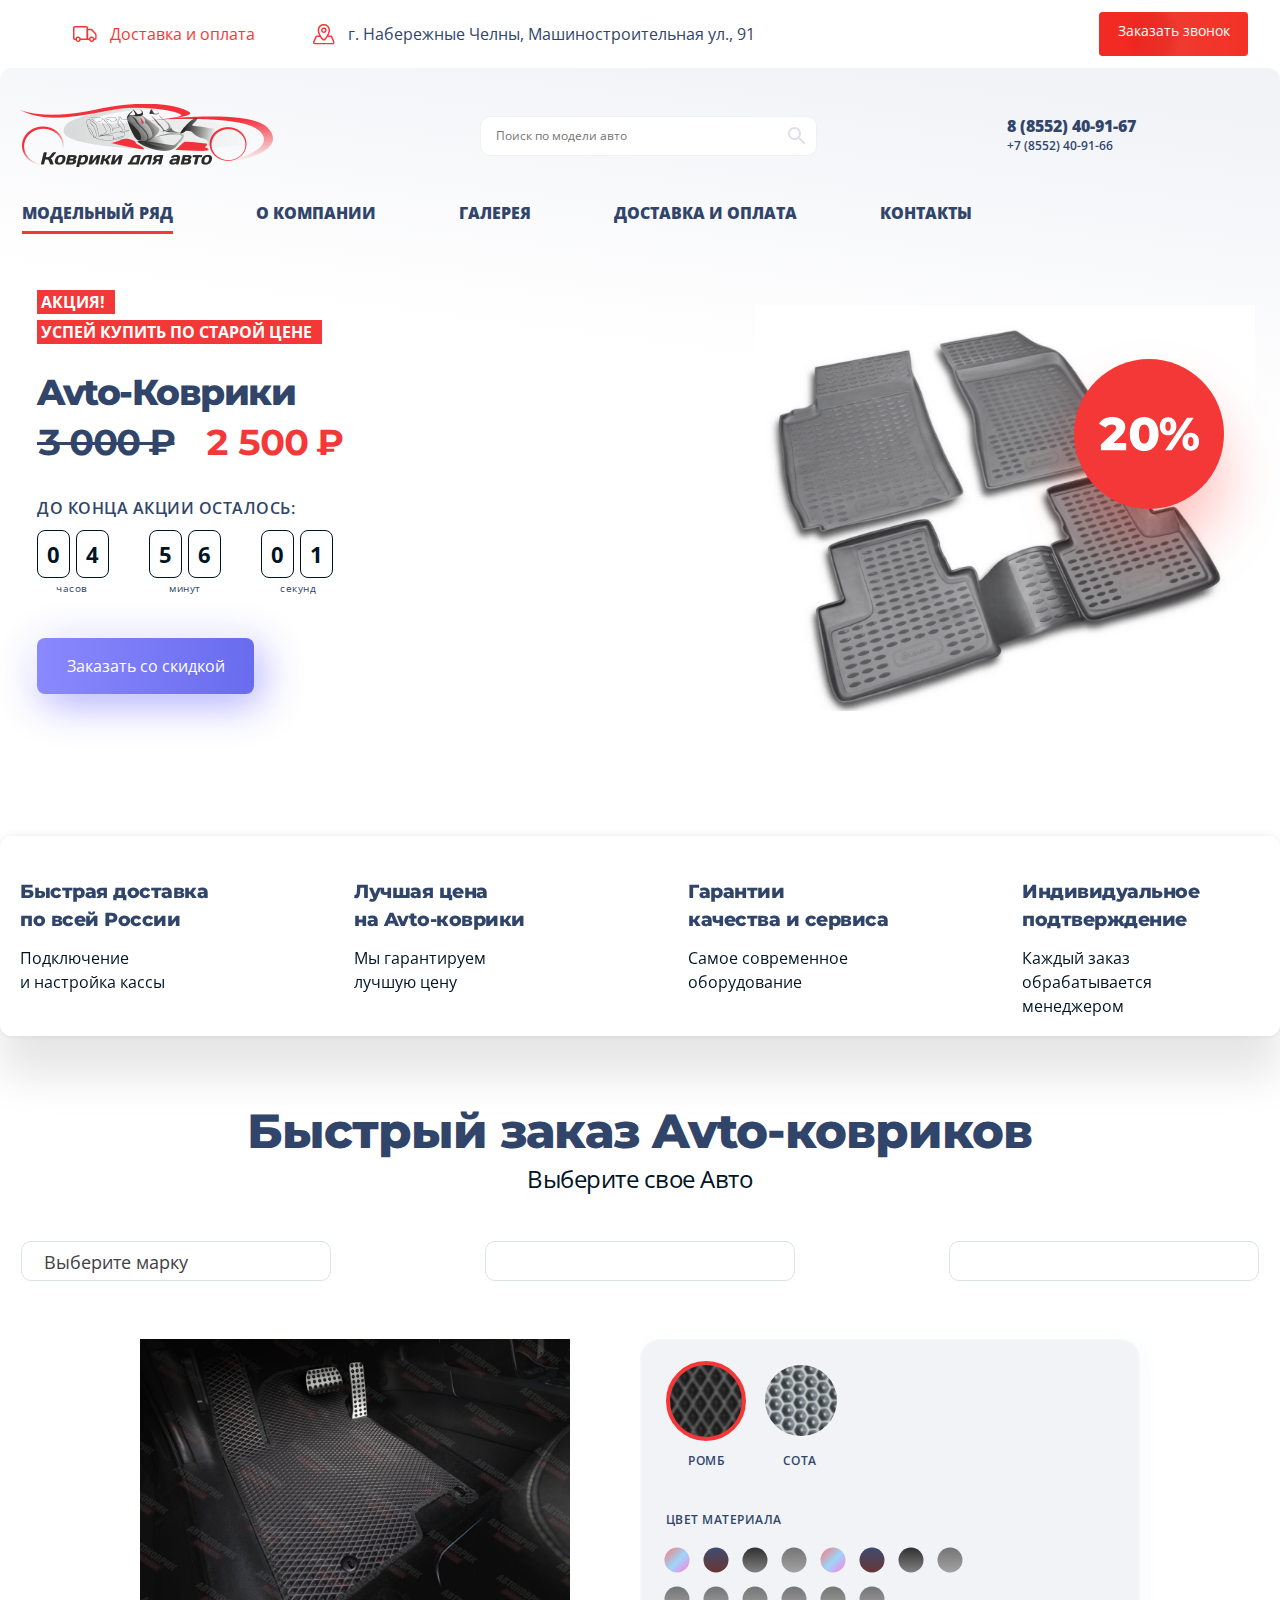
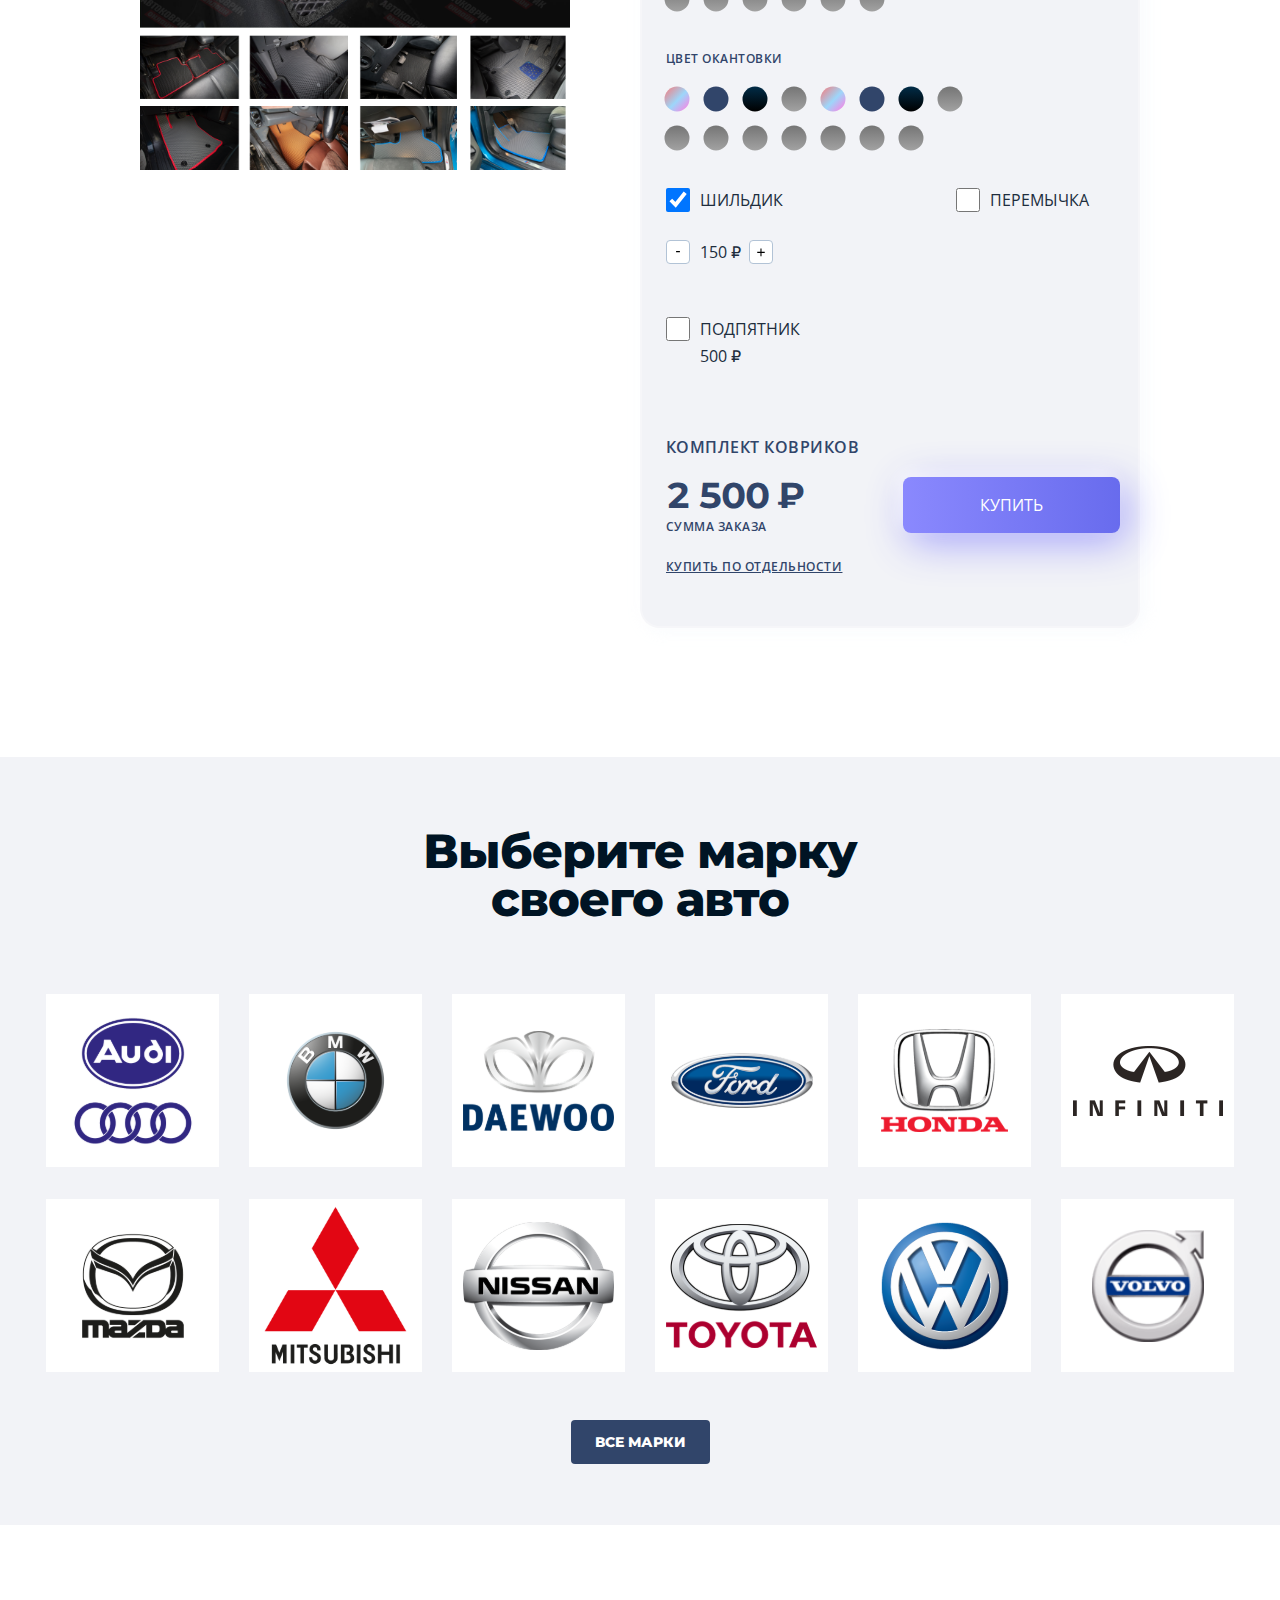
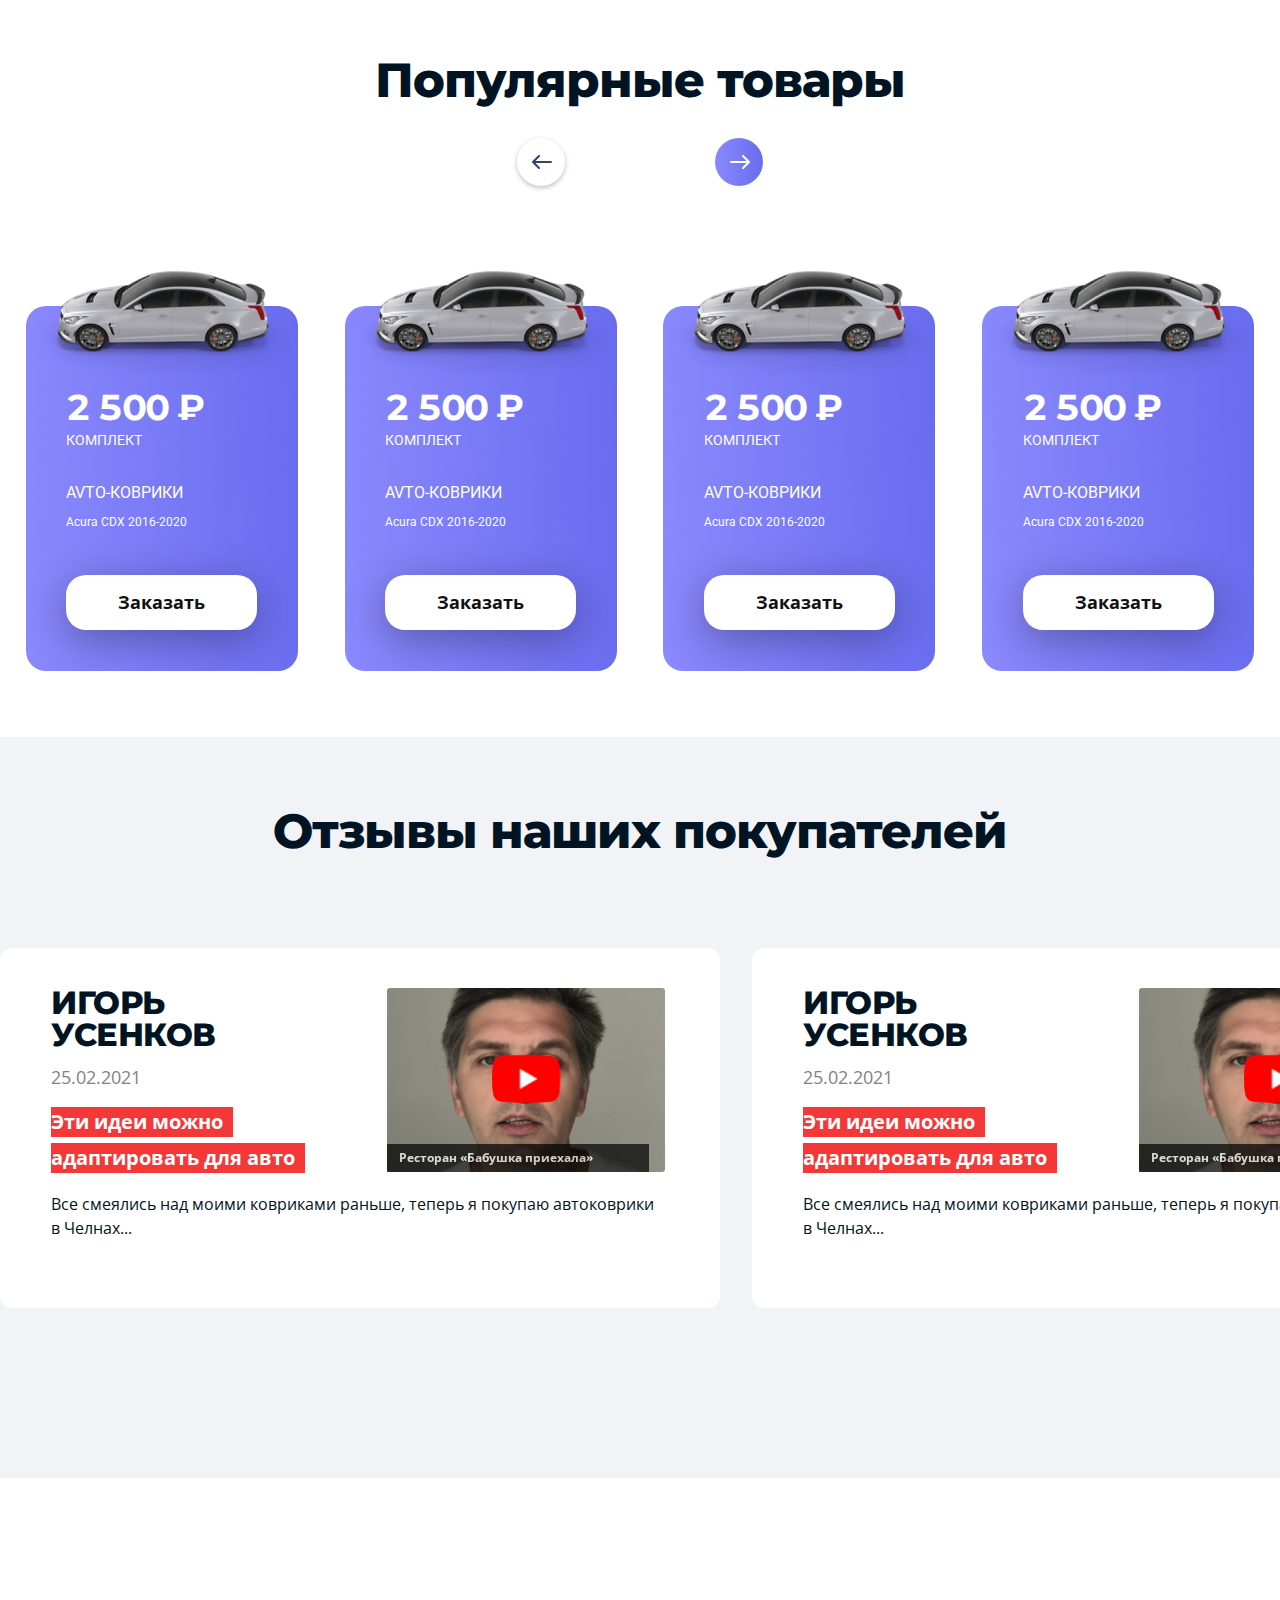
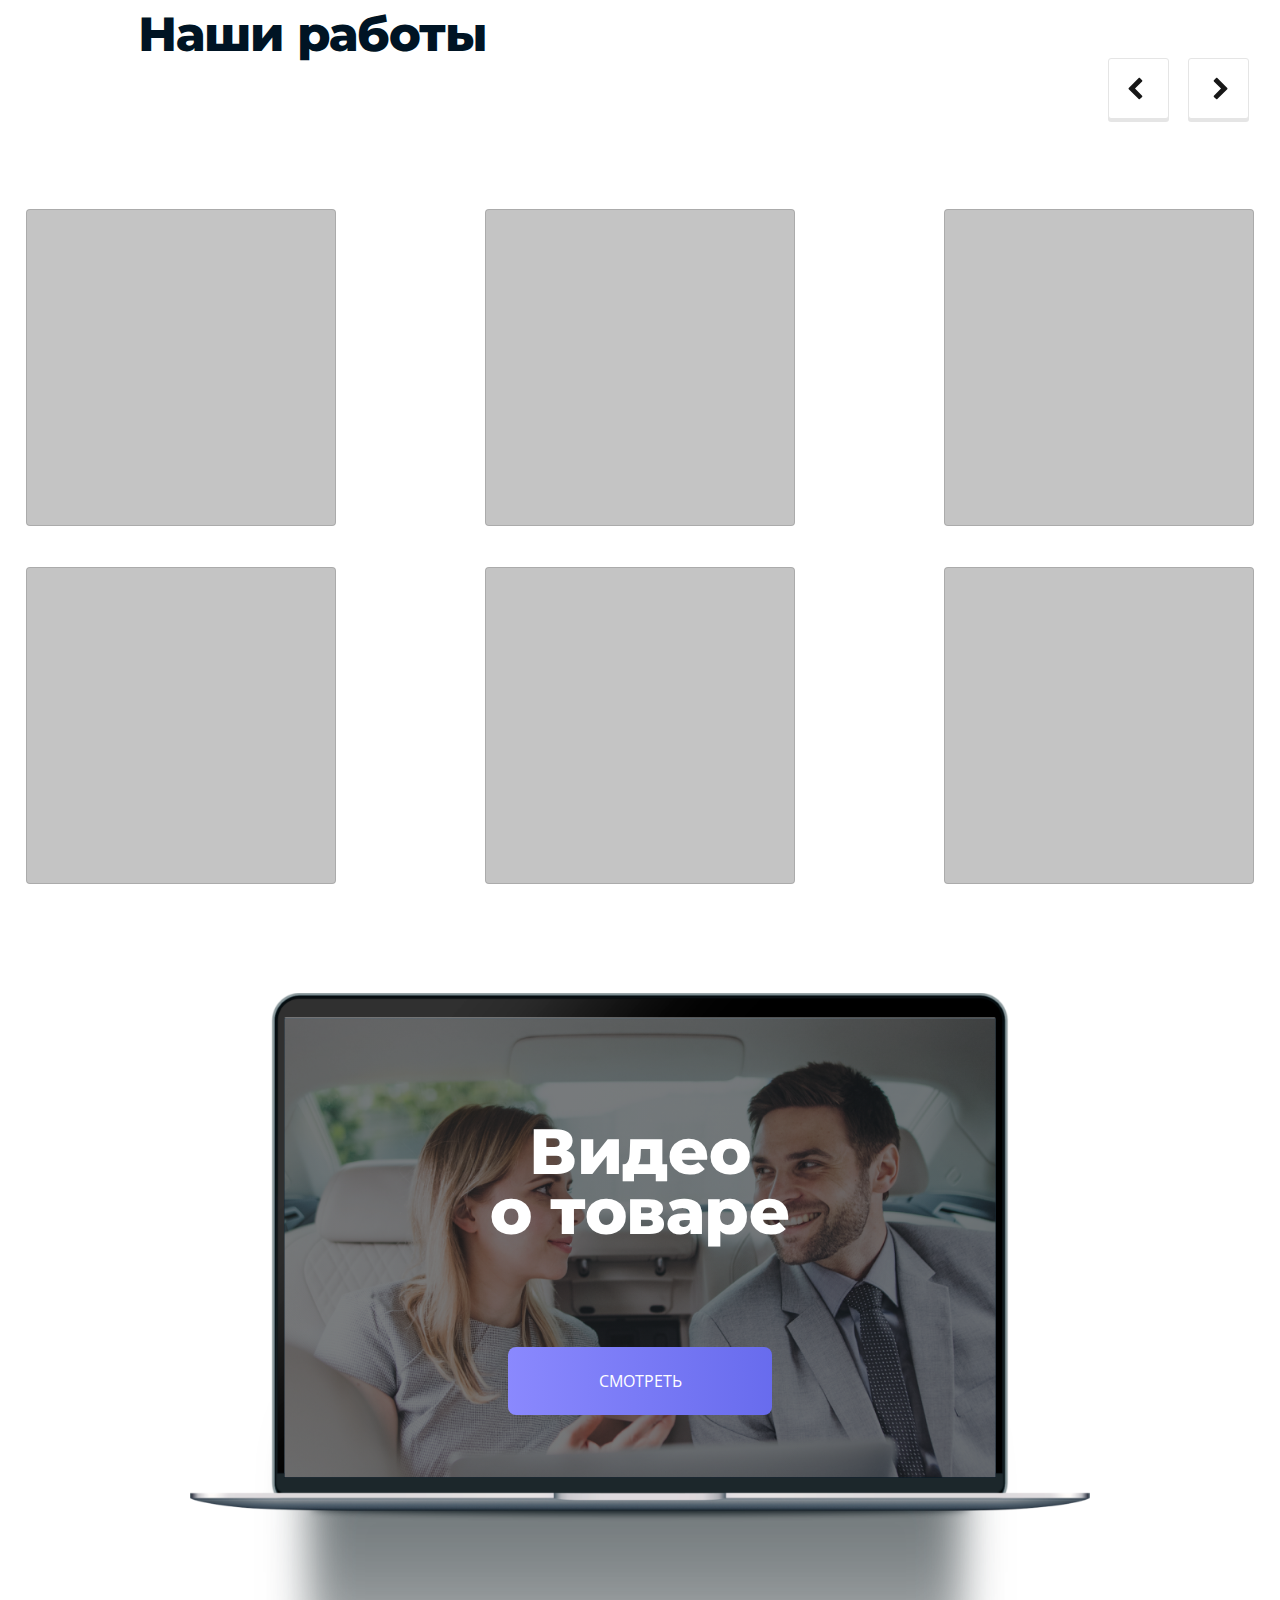
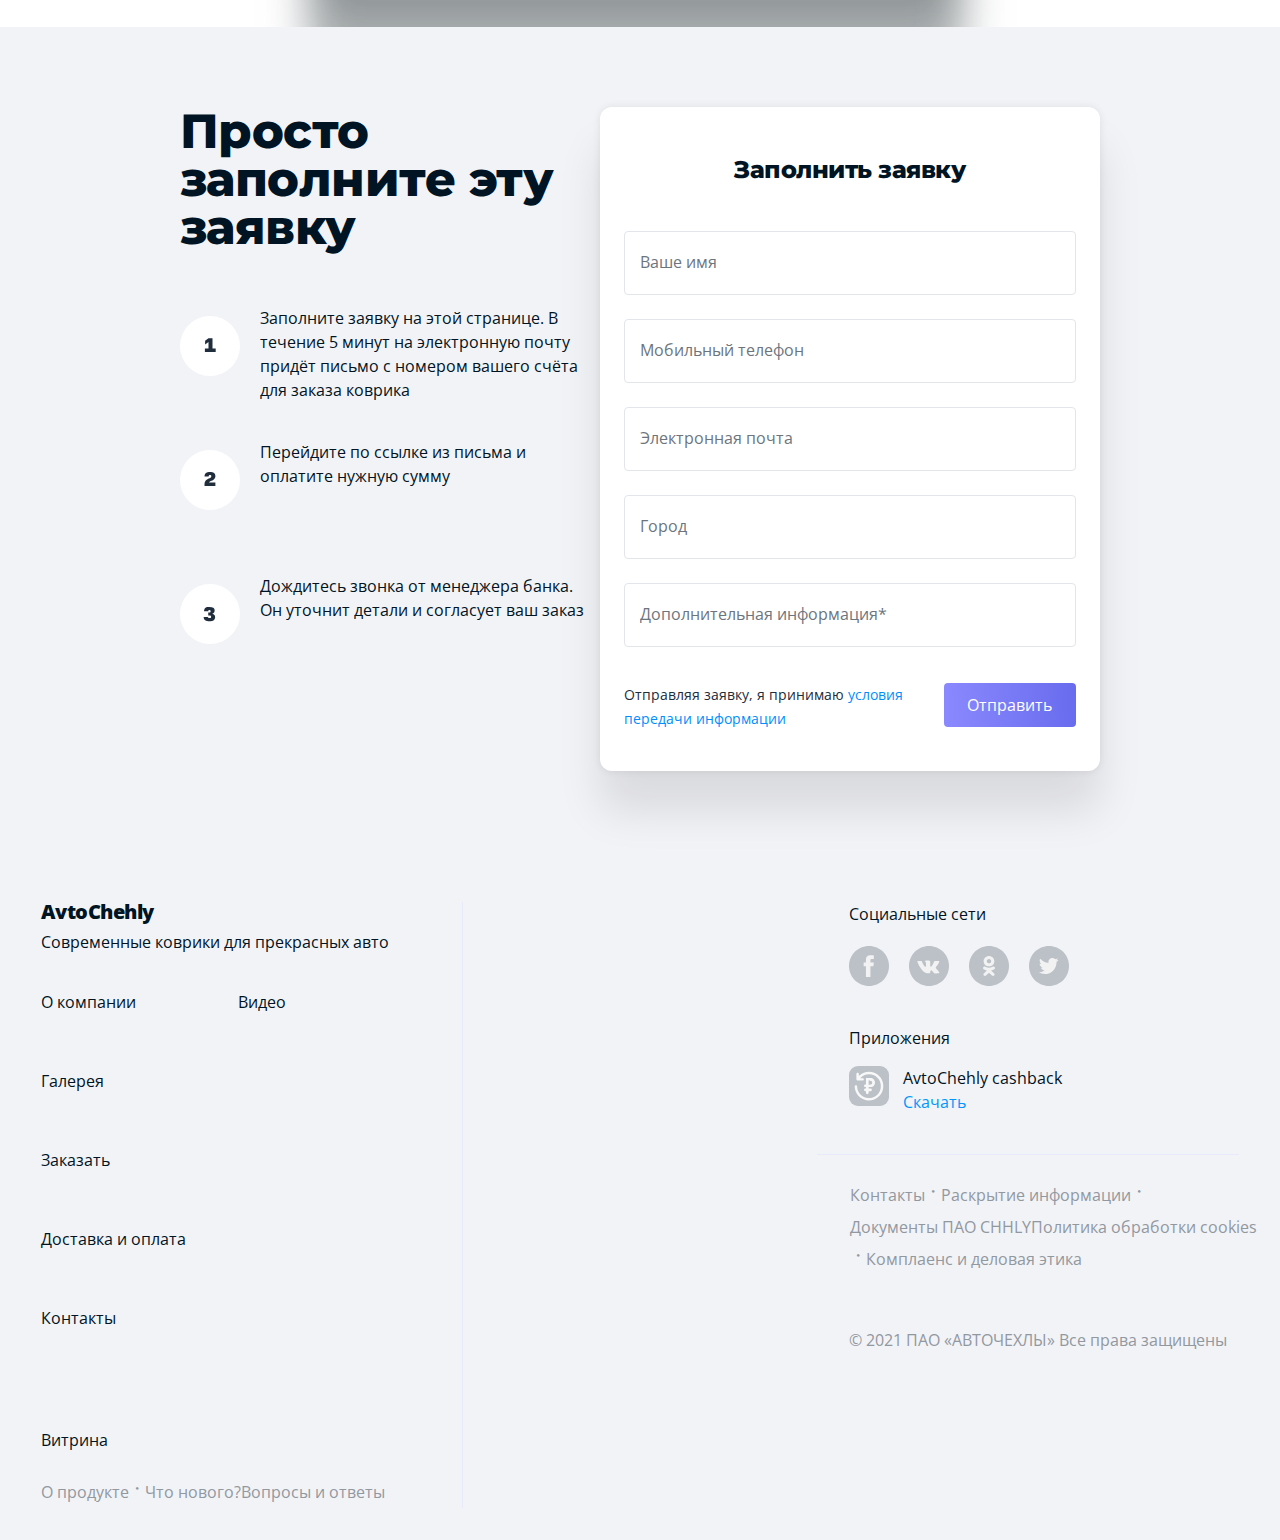
<file: index.html>
<!DOCTYPE html>
<html lang="ru">
<head>
    <meta charset="UTF-8">
    <meta name="viewport" content="width=device-width, initial-scale=1.0">
    <title></title>
    <link rel="stylesheet" href="https://stackpath.bootstrapcdn.com/bootstrap/4.3.1/css/bootstrap.min.css" integrity="sha384-ggOyR0iXCbMQv3Xipma34MD+dH/1fQ784/j6cY/iJTQUOhcWr7x9JvoRxT2MZw1T" crossorigin="anonymous">
    <link rel="stylesheet" href="styles/slyle.css">
</head>
<body>
    <div id="root">
        <div class="w-100">
            <div class="top d-flex mx-auto justify-content-start">
                <div class="d-flex align-items-center top__item">
                    <img class="top__icon" src="./images/car.svg" alt="car"/>
                    <a class="top__Link" href="#">Доставка и оплата</a>
                </div>
                <div class="d-flex align-items-center top__item">
                <img class="top__icon" src="./images/map.svg" alt="map"/>
                    <a class="top__Link" href="#">г. Набережные Челны, Машиностроительная ул., 91</a>
                </div>
                
                <button type="button" class="btn btn__wrapper"><div class="btn__gradient"></div><p class="btn__text">Заказать звонок</p></button>
                
            </div>
            <div class="main__section d-flex mx-auto">
                <nav class="navbar navbar-expand-lg">
                    <div class="container menu__container flex-wrap">
                        <a class="navbar-brand" href="#">
                            <img src="./images/logo.png" class="d-inline-block algin-center" alt="logo" />
                        </a>
                        
                        <form class="search__form ">
                            <input type="text" placeholder="Поиск по модели авто" class="search__input" />
                            <img src="./images/search.svg" class="search__icon d-inline-block algin-center" alt="search" />
                        </form>
                        <div class="nav__contacts d-flex flex-column">
                            <a class="conctact__text" href="tel:+78552409167">8 (8552) 40-91-67</a>
                            <a class="conctact__text" href="tel:+78552409166">+7 (8552) 40-91-66</a>
                        </div>
                        <button class="navbar-toggler" type="button" data-toggle="collapse" data-target="#navbarNavDropdown" aria-controls="navbarNavDropdown" aria-expanded="false" aria-label="Toggle navigation">
                            <span class="navbar-toggler-icon"></span>
                        </button>
                      

                        <div class="collapse navbar-collapse" id="navbarNavDropdown"  id="navbarNavDropdown">
                            <ul class="menu navbar-nav mr-auto">
                                <li class="nav-item menu__link active">
                                    <a class="nav-link dropdown-toggle menu__link" href="./all_marks.html">Модельный ряд</a>   
                                </li>
                                <li class="nav-item">
                                    <a class="nav-link menu__link" href="#">О компании</a>
                                </li>
                                <li class="nav-item">
                                    <a class="nav-link menu__link" href="#">Галерея</a>
                                </li>
                                <li class="nav-item">
                                    <a class="nav-link menu__link" href="#">Доставка и оплата</a>
                                </li>
                                <li class="nav-item">
                                    <a class="nav-link menu__link" href="#">Контакты</a>
                                </li>
                            </ul>
            
                               
                        </div>

                    </div>
                    
                </nav>
                <div class="banner d-flex w-100 justify-content-between">
                    <div class="banner__info d-flex flex-column">
                        <h5 class="banner__subtitle">Акция!</h5>
                        <h5 class="banner__subtitle">Успей купить по старой цене</h5>
                        <h3 class="title">Avto-Коврики</h3>
                        <div class="d-flex banner__price">
                            <p class="price__title">3 000 ₽</p>
                            <p class="price__title">2 500 ₽</p>
                        </div>
                        <p class="banner__text">До конца акции осталось:</p>
                        <div class="banner__timer d-flex justify-content-between">
                            <div class="banner__timer banner__timer_item d-flex justify-content-between">
                                <span class="banner__timer banner__timer_span d-flex justify-content-center align-items-center">0</span>
                                <span class="banner__timer banner__timer_span d-flex justify-content-center align-items-center">4</span>
                            </div>
                            <div class="banner__timer banner__timer_item d-flex justify-content-between">
                                <span class="banner__timer banner__timer_span d-flex justify-content-center align-items-center">5</span>
                                <span class="banner__timer banner__timer_span d-flex justify-content-center align-items-center">6</span>
                            </div>
                            <div class="banner__timer banner__timer_item d-flex justify-content-between">
                                <span class="banner__timer banner__timer_span d-flex justify-content-center align-items-center">0</span>
                                <span class="banner__timer banner__timer_span d-flex justify-content-center align-items-center">1</span>
                            </div>
                        </div>
                        <div class="banner__timer banner__timer_wrapper d-flex justify-content-between">
                            <p class="banner__timer banner__timer_text text-center">часов</p>
                            <p class="banner__timer banner__timer_text text-center">минут</p>
                            <p class="banner__timer banner__timer_text text-center">секунд</p>
                        </div>
                        <button class="btn main__btn">Заказать со скидкой</button>
                    </div>
                    <div class="banner__illustration d-flex flex-column">
                        <img src="images/bannerPic1.png" class="d-inline-block algin-center" alt="banner"/>
                        <div class="sale d-flex justify-content-center">
                            <img src="images/percent.svg" class="sale__percent d-inline-block algin-center" alt="banner" />
                        </div>
                    </div>
                    
                    
                </div>
            </div>
            <div class="options d-flex mx-auto">
                <div class="options__bg w-100 "></div>
                    <div class="options__columns w-100 d-flex justify-content-between">
                        <div class="options__column d-flex flex-column">
                            <h5 class="options__column options__column_title d-flex flex-column">Быстрая доставка <br/>по всей России</h5>
                            <div class="options__column options__column_item d-flex">
                                <div class="marker d-flex justify-content-center">
                                    <p class="marker__text">1</p>
                                </div>
                                <p class="options__column options__column_text">Подключение <br/>и настройка кассы</p>  
                            </div>
                        </div>

                        <div class="options__column d-flex flex-column">
                            <h5 class="options__column options__column_title d-flex flex-column">Лучшая цена<br/> на Avto-коврики</h5>
                            <div class="options__column options__column_item d-flex">
                                <div class="marker d-flex justify-content-center">
                                    <p class="marker__text">2</p>
                                </div>
                                <p class="options__column options__column_text">Мы гарантируем <br/>лучшую цену</p>  
                            </div>
                        </div>

                        <div class="options__column d-flex flex-column">
                            <h5 class="options__column options__column_title d-flex flex-column">Гарантии <br/>качества и сервиса</h5>
                            <div class="options__column options__column_item d-flex">
                                <div class="marker d-flex justify-content-center">
                                    <p class="marker__text">3</p>
                                </div>
                                <p class="options__column options__column_text">Самое современное оборудование</p>  
                            </div>
                        </div>

                        <div class="options__column d-flex flex-column">
                            <h5 class="options__column options__column_title d-flex flex-column">Индивидуальное подтверждение</h5>
                            <div class="options__column options__column_item d-flex">
                                <div class="marker d-flex justify-content-center">
                                    <p class="marker__text">4</p>
                                </div>
                                <p class="options__column options__column_text">Каждый заказ обрабатывается менеджером</p>  
                            </div>
                        </div>
                    </div>
                </div>
            <div class="order d-flex w-100 flex-column ">
                <h3 class="main__title text-center">Быстрый заказ Avto-ковриков</h3>
                 <p class="order__subtitle">Выберите свое Авто</p>
                <form class="order__form"> 
                    <div class="form-row justify-content-between">


                        <select class="form-control choose__option" name="cars" id="cars">
                            <option value="0" selected>Выберите марку</option>
                            <option value="VAZ" >ВАЗ</option>
                            <option value="AUDI">AUDI</option>
                            <option value="BMW">BMW</option>
                            <option value="Changan">Changan</option>
                            <option value="CHERY">Chery</option>
                            <option value="CHEVROLET">CHEVROLET</option>
                            <option value="CITROEN">CITROEN</option>
                            <option value="DAEWOO">Daewoo</option>
                            <option value="DODGE">DODGE</option>
                            <option value="FERRARI">DongFeng</option>
                            <option value="FAW">FAW</option>
                            <option value="FIAT">FIAT</option>
                            <option value="FORD">FORD</option>
                            <option value="GEELY">Gelly</option>
                            <option value="HAVAL">HAVAL</option>
                            <option value="HONDA">HONDA</option>
                            <option value="HOVER">HOVER</option>
                            <option value="HYUNDAI">HYUNDAI</option>
                            <option value="LEXUS">LEXUS</option>
                            <option value="LIFAN">Lifan</option>
                            <option value="MAZDA">MAZDA</option>
                            <option value="Mersedes">Mersedes</option>
                            <option value="MITSUBISHI">MITSUBISHI</option>
                            <option value="NISSAN">NISSAN</option>
                            <option value="OPEL">OPEL</option>
                            <option value="PEUGEOT">PEUGEOT</option>
                            <option value="Porshe">Porshe</option>
                            <option value="RENAULT">RENAULT</option>
                            <option value="SEAT">SEAT</option>
                            <option value="SKODA">SKODA</option>
                            <option value="Ssang Yong">Ssang Yong</option>
                            <option value="SUBARU">SUBARU</option>
                            <option value="Suzuki">Suzuki</option>
                            <option value="TOYOTA">TOYOTA</option>
                            <option value="VOLKSWAGEN">VOLKSWAGEN</option>
                            <option value="VOLVO">VOLVO</option>
                            <option value="Zotye">Zotye</option>
                    </select>
                    
                    
                    <select class="form-control choose__option"  name="model" id="model">
                    </select>
                    
                    <select class="form-control choose__option"  name="modification" id="modification">
                    </select>


                       
                    </div>
                    <div class="form-row justify-content-between">
                <div class="col">
                    <img src="./images/Gallery.png" fluid />
                </div>


                 <div class="choose__bg col">

                        <div class="row">
                          <div class="list-group list-group-horizontal" id="list-tab" role="tablist">

                            
                            <a class="list-group-item list-group-item-action active" id="list-rhombuses-list" data-toggle="list" href="#list-rhombuses" role="tab" aria-controls="rhombuses">
                                <div class="d-flex choose__item">
                                    <img src="./images/rhombuses.png" class="choose__material" />
                                </div>
                            </a>
                            <a class="list-group-item list-group-item-action" id="list-honeycomb-list" data-toggle="list" href="#list-honeycomb" role="tab" aria-controls="honeycomb">
                                <div class="d-flex choose__item">
                                    <img src="./images/honeycomb.png" class="choose__material" />
                                </div>
                            </a>

                            <div class="d-flex w-100 justify-content-between list-group__options">
                                 <p class="choose__text text-center">Ромб</p>
                                <p class="choose__text text-center">Сота</p>
                            </div>
                          </div>
                        </div>
                        <div class="row">
                          <div class="tab-content" id="nav-tabContent">
                            <div class="tab-pane fade show active" id="list-rhombuses" role="tabpanel" aria-labelledby="list-rhombuses-list">
                                <div class="choose__color col">
                                    <p class="choose__text">цвет материала</p>
                                    
                                        <div class="d-flex flex-wrap choose__list" id="rhombuses-material-color">
                                            <div class="form-check form-check-inline choose__sm">
                                                <input class="form-check-input" type="radio" name="materialColor" id="rhombuses-material-color-1" value="rhombuses-material-color-1" aria-label="...">  
                                                
                                            </div>
                                            <div class="form-check form-check-inline choose__sm">
                                                <input class="form-check-input" type="radio" name="materialColor" id="rhombuses-material-color-2" value="rhombuses-material-color-2" aria-label="...">
                                            </div>
                                            <div class="form-check form-check-inline choose__sm">
                                                <input class="form-check-input" type="radio" name="materialColor" id="rhombuses-material-color-3" value="rhombuses-material-color-3" aria-label="...">
                                            </div>
                                            <div class="form-check form-check-inline choose__sm">
                                                <input class="form-check-input" type="radio" name="materialColor" id="rhombuses-material-color-4" value="rhombuses-material-color-4" aria-label="...">
                                            </div>
                                            <div class="form-check form-check-inline choose__sm">
                                                <input class="form-check-input" type="radio" name="materialColor" id="rhombuses-material-color-5" value="rhombuses-material-color-5" aria-label="...">
                                            </div>
                                            <div class="form-check form-check-inline choose__sm">
                                                <input class="form-check-input" type="radio" name="materialColor" id="rhombuses-material-color-6" value="rhombuses-material-color-6" aria-label="...">   
                                            </div>
                                            <div class="form-check form-check-inline choose__sm">
                                                <input class="form-check-input" type="radio" name="materialColor" id="rhombuses-material-color-7" value="rhombuses-material-color-7" aria-label="...">
                                            </div>
                                            <div class="form-check form-check-inline choose__sm">
                                                <input class="form-check-input" type="radio" name="materialColor" id="rhombuses-material-color-8" value="rhombuses-material-color-8" aria-label="...">
                                            </div>
                                            <div class="form-check form-check-inline choose__sm">
                                                <input class="form-check-input" type="radio" name="materialColor" id="rhombuses-material-color-9" value="rhombuses-material-color-9" aria-label="...">
                                            </div>
                                            <div class="form-check form-check-inline choose__sm">
                                                <input class="form-check-input" type="radio" name="materialColor" id="rhombuses-material-color-10" value="rhombuses-material-color-10" aria-label="...">
                                            </div>
                                            <div class="form-check form-check-inline choose__sm">
                                                <input class="form-check-input" type="radio" name="materialColor" id="rhombuses-material-color-11" value="rhombuses-material-color-11" aria-label="...">   
                                            </div>
                                            <div class="form-check form-check-inline choose__sm">
                                                <input class="form-check-input" type="radio" name="materialColor" id="rhombuses-material-color-12" value="rhombuses-material-color-12" aria-label="...">
                                            </div>
                                            <div class="form-check form-check-inline choose__sm">
                                                <input class="form-check-input" type="radio" name="materialColor" id="rhombuses-material-color-13" value="rhombuses-material-color-13" aria-label="...">
                                            </div>
                                            <div class="form-check form-check-inline choose__sm">
                                                <input class="form-check-input" type="radio" name="materialColor" id="rhombuses-material-color-14" value="rhombuses-material-color-14" aria-label="...">
                                            </div>
                                            

                                        </div>
                                  
                
                                 </div>
             
                                 <div class="choose__color col" >
                                    <p class="choose__text">цвет окантовки</p>
                                    <div class="d-flex flex-wrap choose__list" id="rhombuses-border-color">
                                        <div class="form-check form-check-inline choose__sm">
                                            <input class="form-check-input" type="radio" name="borderColor" id="rhombuses-border-color-1" value="rhombuses-border-color-1" aria-label="...">
                                            
                                        </div>
                                        <div class="form-check form-check-inline choose__sm">
                                            <input class="form-check-input" type="radio" name="borderColor" id="rhombuses-border-color-2" value="rhombuses-border-color-2" aria-label="...">
                                        </div>
                                        <div class="form-check form-check-inline choose__sm">
                                            <input class="form-check-input" type="radio" name="borderColor" id="rhombuses-border-color-3" value="rhombuses-border-color-3" aria-label="...">
                                        </div>
                                        <div class="form-check form-check-inline choose__sm">
                                            <input class="form-check-input" type="radio" name="borderColor" id="rhombuses-border-color-4" value="rhombuses-border-color-4" aria-label="...">
                                            
                                        </div>
                                        <div class="form-check form-check-inline choose__sm">
                                            <input class="form-check-input" type="radio" name="borderColor" id="rhombuses-border-color-5" value="rhombuses-border-color-5" aria-label="...">
                                        </div>
                                        <div class="form-check form-check-inline choose__sm">
                                            <input class="form-check-input" type="radio" name="borderColor" id="rhombuses-border-color-6" value="rhombuses-border-color-6" aria-label="...">
                                        </div>
                                        <div class="form-check form-check-inline choose__sm">
                                            <input class="form-check-input" type="radio" name="borderColor" id="rhombuses-border-color-7" value="rhombuses-border-color-7" aria-label="...">
                                            
                                        </div>
                                        <div class="form-check form-check-inline choose__sm">
                                            <input class="form-check-input" type="radio" name="borderColor" id="rhombuses-border-color-8" value="rhombuses-border-color-8" aria-label="...">
                                        </div>
                                        <div class="form-check form-check-inline choose__sm">
                                            <input class="form-check-input" type="radio" name="borderColor" id="rhombuses-border-color-9" value="rhombuses-border-color-9" aria-label="...">
                                        </div>
                                        <div class="form-check form-check-inline choose__sm">
                                            <input class="form-check-input" type="radio" name="borderColor" id="rhombuses-border-color-10" value="rhombuses-border-color-10" aria-label="...">
                                            
                                        </div>
                                        <div class="form-check form-check-inline choose__sm">
                                            <input class="form-check-input" type="radio" name="borderColor" id="rhombuses-border-color-11" value="rhombuses-border-color-11" aria-label="...">
                                        </div>
                                        <div class="form-check form-check-inline choose__sm">
                                            <input class="form-check-input" type="radio" name="borderColor" id="rhombuses-border-color-12" value="rhombuses-border-color-12" aria-label="...">
                                        </div>
                                        <div class="form-check form-check-inline choose__sm">
                                            <input class="form-check-input" type="radio" name="borderColor" id="rhombuses-border-color-13" value="rhombuses-border-color-13" aria-label="...">
                                            
                                        </div>
                                        <div class="form-check form-check-inline choose__sm">
                                            <input class="form-check-input" type="radio" name="borderColor" id="rhombuses-border-color-14" value="rhombuses-border-color-14" aria-label="...">
                                        </div>
                                        <div class="form-check form-check-inline choose__sm">
                                            <input class="form-check-input" type="radio" name="borderColor" id="rhombuses-border-color-15" value="rhombuses-border-color-15" aria-label="...">
                                        </div>
                                        
                                   </div>
                                    
                  
                                </div>
                            </div>
                            <div class="tab-pane fade" id="list-honeycomb" role="tabpanel" aria-labelledby="list-honeycomb-list">
                                <div class="choose__color col">
                                    <p class="choose__text">цвет материала</p>
                                        <div class="d-flex flex-wrap choose__list" id="honeycomb-material-color">
                                            <div class="form-check form-check-inline choose__sm">
                                                <input class="form-check-input" type="radio" name="materialColor" id="honeycomb-material-color-1" value="honeycomb-material-color-1" aria-label="...">   
                                            </div>
                                            <div class="form-check form-check-inline choose__sm">
                                                <input class="form-check-input" type="radio" name="materialColor" id="honeycomb-material-color-2" value="honeycomb-material-color-2" aria-label="...">
                                            </div>
                                            <div class="form-check form-check-inline choose__sm">
                                                <input class="form-check-input" type="radio" name="materialColor" id="honeycomb-material-color-3" value="honeycomb-material-color-3" aria-label="...">
                                            </div>
                                            <div class="form-check form-check-inline choose__sm">
                                                <input class="form-check-input" type="radio" name="materialColor" id="honeycomb-material-color-4" value="honeycomb-material-color-4" aria-label="...">
                                            </div>
                                            <div class="form-check form-check-inline choose__sm">
                                                <input class="form-check-input" type="radio" name="materialColor" id="honeycomb-material-color-5" value="honeycomb-material-color-5" aria-label="...">
                                            </div>

                                        </div>
                                   
                
                                 </div>
             
                                 <div class="choose__color col" >
                                    <p class="choose__text">цвет окантовки</p>
                                    <div class="d-flex flex-wrap choose__list" id="honeycomb-border-color">
                                        <div class="form-check form-check-inline choose__sm">
                                            <input class="form-check-input" type="radio" name="borderColor" id="honeycomb-border-color-1" value="honeycomb-border-color-1" aria-label="...">
                                            
                                        </div>
                                        <div class="form-check form-check-inline choose__sm">
                                            <input class="form-check-input" type="radio" name="borderColor" id="honeycomb-border-color-2" value="honeycomb-border-color-2" aria-label="...">
                                        </div>
                                        <div class="form-check form-check-inline choose__sm">
                                            <input class="form-check-input" type="radio" name="borderColor" id="honeycomb-border-color-3" value="honeycomb-border-color-3" aria-label="...">
                                        </div>
                                        <div class="form-check form-check-inline choose__sm">
                                            <input class="form-check-input" type="radio" name="borderColor" id="honeycomb-border-color-4" value="honeycomb-border-color-4" aria-label="...">
                                            
                                        </div>
                                        <div class="form-check form-check-inline choose__sm">
                                            <input class="form-check-input" type="radio" name="borderColor" id="honeycomb-border-color-5" value="honeycomb-border-color-5" aria-label="...">
                                        </div>
                                        <div class="form-check form-check-inline choose__sm">
                                            <input class="form-check-input" type="radio" name="borderColor" id="honeycomb-border-color-6" value="honeycomb-border-color-6" aria-label="...">
                                        </div>
                                        <div class="form-check form-check-inline choose__sm">
                                            <input class="form-check-input" type="radio" name="borderColor" id="honeycomb-border-color-7" value="honeycomb-border-color-7" aria-label="...">
                                            
                                        </div>
                                        <div class="form-check form-check-inline choose__sm">
                                            <input class="form-check-input" type="radio" name="borderColor" id="honeycomb-border-color-8" value="honeycomb-border-color-8" aria-label="...">
                                        </div>
                                        <div class="form-check form-check-inline choose__sm">
                                            <input class="form-check-input" type="radio" name="borderColor" id="honeycomb-border-color-9" value="honeycomb-border-color-9" aria-label="...">
                                        </div>
                                        <div class="form-check form-check-inline choose__sm">
                                            <input class="form-check-input" type="radio" name="borderColor" id="honeycomb-border-color-10" value="honeycomb-border-color-10" aria-label="...">
                                            
                                        </div>
                                        <div class="form-check form-check-inline choose__sm">
                                            <input class="form-check-input" type="radio" name="borderColor" id="honeycomb-border-color-11" value="honeycomb-border-color-11" aria-label="...">
                                        </div>
                                        <div class="form-check form-check-inline choose__sm">
                                            <input class="form-check-input" type="radio" name="borderColor" id="honeycomb-border-color-12" value="honeycomb-border-color-12" aria-label="...">
                                        </div>
                                        <div class="form-check form-check-inline choose__sm">
                                            <input class="form-check-input" type="radio" name="borderColor" id="honeycomb-border-color-13" value="honeycomb-border-color-13" aria-label="...">
                                            
                                        </div>
                                        <div class="form-check form-check-inline choose__sm">
                                            <input class="form-check-input" type="radio" name="borderColor" id="honeycomb-border-color-14" value="honeycomb-border-color-14" aria-label="...">
                                        </div>
                                        <div class="form-check form-check-inline choose__sm">
                                            <input class="form-check-input" type="radio" name="borderColor" id="honeycomb-border-color-15" value="honeycomb-border-color-15" aria-label="...">
                                        </div>
                                        
                                   </div>
                  
                                </div>
                            </div>
                            
                          </div>
                        </div>
              
                     
 
                    <div class="additionally d-flex justify-content-between">
                        <div class="form-check__froup">
                            <div class="d-flex form-check additionally__check">
                                    <input class="form-check-input checkbox" type="checkbox" id="shildik" value="shildik" checked>
                                    <label class="form-check-label" for="defaultCheck1">
                                        ШИЛЬДИК
                                    </label>

                                </div>
                                <div class="d-flex">
                                    <button class="add__btn" id="shildik+"></button>
                                    <p class="add__text" id="shildik-amount">150 ₽</p>
                                    <button class="add__btn" id="shildik-"></button>
                                </div>
                        </div>

                        <div class="d-flex form-check additionally__check">
                            <input class="form-check-input checkbox" type="checkbox" id="jumper" value="jumper">
                            <label class="form-check-label" for="defaultCheck1">
                                ПЕРЕМЫЧКА
                            </label>
                        </div>

                       
                        
                    </div>
 
                    
 

                    <div class="form-group choose_avto" >
                        <div class="d-flex form-check additionally__check">
                            <input class="form-check-input checkbox" type="checkbox" id="thrust-bearing" value="thrust bearing">
                            <label class="form-check-label" for="defaultCheck1">
                                подпятник
                            </label>
                        </div>
                        <div class="d-flex ">
                            <p class="add__text" id="thrust-bearing-amount">500 ₽</p>
                        </div>
                    </div>
 
                    <div class="d-flex result result__main">
                        <div class="col">
                            <p class="price__text price__text_lg">Комплект ковриков</p>
                            <p class="price__title result__title" id="order-amount">2 500 ₽</p>
                            <p class="price__text">сумма заказа</p>
                            <p class="price__text price__text_collapse">
                                <u><a class="price__text" data-toggle="collapse" href="#collapseExample" role="button" aria-expanded="false" aria-controls="collapseExample">
                                    Купить по отдельности
                                  </a></u>
                            </p>
                            
                        </div>
                         
                        <div class="col d-flex justify-content-end">
                             <button type="submit" class="main__btn" id="buy__btn">КУПИТЬ</button>
                        </div>
                    </div>

                    <div class="d-flex result">
                        <div class="collapse more" id="collapseExample">
                                <div class="form-check__froup">
                                    <div class="form-group choose_avto d-flex">
                                        <div class="d-flex form-check additionally__check">
                                            <input class="form-check-input checkbox" type="checkbox" id="driver" value="driver">
                                            <label class="form-check-label" for="driver">
                                                Водительский коврик
                                            </label>
                                        </div>
                                        <div class="d-flex ">
                                            <p class="add__text add__text_collapse" id="driver-amount">820 ₽</p>
                                        </div>
                                    </div>
                                    <div class="form-group choose_avto d-flex">
                                        <div class="d-flex form-check additionally__check">
                                            <input class="form-check-input checkbox" type="checkbox" id="passenger" value="passenger">
                                            <label class="form-check-label" for="passenger">
                                                Пассажирский коврик
                                            </label>
                                        </div>
                                        <div class="d-flex ">
                                            <p class="add__text add__text_collapse" id="passenger-amount">820 ₽</p>
                                        </div>
                                    </div>
                                    <div class="form-group choose_avto d-flex">
                                        <div class="d-flex form-check additionally__check">
                                            <input class="form-check-input checkbox" type="checkbox" id="back" value="back">
                                            <label class="form-check-label" for="back">
                                                Комплект задних ковриков
                                            </label>
                                        </div>
                                        <div class="d-flex ">
                                            <p class="add__text add__text_collapse" id="back-amount">820 ₽</p>
                                        </div>
                                    </div>
                                </div>
                            
                        </div>
                        
                    </div>
                   
                    </div>
                </div>
                </form>
             </div>

            <section class="d-flex w-100 justify-content-center section__bg ">
                <div class="col choice__col">
                     <h3 class="main__title main__title_gray main__title_choice text-center">Выберите марку своего авто</h3>
                     <div class=" d-flex flex-wrap row choice__gallery justify-content-center">
                        <div class="col choice__gallery choice__gallery_col">
                            <a class="d-flex align-items-center" href="#" >
                                <img src="./images/logo_auto-28 1.svg" class="" alt="marks"/>
                            </a>
                            
                        </div>
                
                        <div class="col choice__gallery choice__gallery_col">
                            <a class="d-flex align-items-center" href="#" >
                                <img src="./images/logo_auto-32 1.svg" class="" alt="marks"/>
                            </a>
                            
                        </div>
                        <div class="col choice__gallery choice__gallery_col">
                            <a class="d-flex align-items-center" href="#" >
                                <img src="./images/Daewoo-logo-058F288C41-seeklogo.com 1.svg" class="" alt="marks"/>
                            </a>
                        </div>
                        <div class="col choice__gallery choice__gallery_col">
                            <a class="d-flex align-items-center" href="#" >
                                <img src="./images/Ford-logo-1D4EE96C29-seeklogo 1.svg" class="" alt="marks"/>
                            </a>
                        </div>
                        <div class="col choice__gallery choice__gallery_col">
                            <a class="d-flex align-items-center" href="#" >
                                <img src="./images/honda-silver-logo-E810C6A8A4-seeklogo 1.svg" class="" alt="marks"/>
                            </a>
                        </div>
                        <div class="col choice__gallery choice__gallery_col">
                            <a class="d-flex align-items-center" href="#" >
                                <img src="./images/logo 1.svg" class="" alt="marks"/>
                            </a>
                        </div>
                        <div class="col choice__gallery choice__gallery_col">
                            <a class="d-flex align-items-center" href="#" >
                                <img src="./images/logo_auto-09 1.svg" class="" alt="marks"/>
                            </a>
                        </div>
                        <div class="col choice__gallery choice__gallery_col">
                            <a class="d-flex align-items-center" href="#" >
                                <img src="./images/000 1.svg" class="" alt="marks"/>
                            </a>
                        </div>
                        <div class="col choice__gallery choice__gallery_col">
                            <a class="d-flex align-items-center" href="#" >
                                <img src="./images/Nissan-logo-4B3C580C8A-seeklogo 1.svg" class="" alt="marks"/>
                            </a>
                        </div>
                        <div class="col choice__gallery choice__gallery_col">
                            <a class="d-flex align-items-center" href="#" >
                                <img src="./images/toyota-logo-239F6C9C1A-seeklogo 1.svg" class="" alt="marks"/>
                            </a>
                        </div>
                        <div class="col choice__gallery choice__gallery_col">
                            <a class="d-flex align-items-center" href="#" >
                                <img src="./images/Volkswagen-logo-FAE94F013E-seeklogo 1.svg" class="" alt="marks"/>
                            </a>
                        </div>
                        <div class="col choice__gallery choice__gallery_col">
                            <a class="d-flex align-items-center" href="#" >
                                <img src="./images/logo_100x100 1.svg" class="" alt="marks"/>
                            </a>
                        </div>
                        
                     </div>
                     <div class="row justify-content-center ">
                        <button class="choice__btn">ВСЕ МАРКИ</button>
                    </div>
                     
                </div>
            </section>
            <section class="d-flex w-100 justify-content-center">
                <div class="col popular__col">
                     <h3 class="main__title main__title_gray text-center">Популярные товары</h3>
                    
                    <div class="justify-content-center popular__wrapper">
                        <div id="popular__carousel" class="carousel slide" data-ride="carousel" interval={null} fade={true} wrap={false}>
                            <div class="carousel-inner">
                                <div class="carousel-item active d-flex justify-content-between">
                                    <div class="card card__col d-flex justify-content-end" >
                                        <img class="card-img-top card__img" src="./images/Car.png" alt="pic1" />
                                        <div class="card-body card__body">
                                            <h5 class="card-title price__title price__title_light">2 500 ₽</h5>
                                            <p class="card-text price__subtitle">КОМПЛЕКТ</p>
                                            <p class="card-text price__subtitle price__subtitle_l">Avto-Коврики</p>
                                            <p class="card-text price__subtitle price__subtitle_s">Acura CDX 2016-2020</p>
                                            <a role="button" class="btn card__btn" href="./card.html">Заказать</a>
                                        </div>
                                    </div>
                                    
                                    <div class="card card__col d-flex justify-content-end" >
                                        <img class="card-img-top card__img" src="./images/Car.png" alt="pic1" />
                                        <div class="card-body card__body">
                                            <h5 class="card-title price__title price__title_light">2 500 ₽</h5>
                                            <p class="card-text price__subtitle">КОМПЛЕКТ</p>
                                            <p class="card-text price__subtitle price__subtitle_l">Avto-Коврики</p>
                                            <p class="card-text price__subtitle price__subtitle_s">Acura CDX 2016-2020</p>
                                            <a role="button" class="btn card__btn" href="./card.html">Заказать</a>
                                        </div>
                                    </div>
                            
                                    <div class="card card__col d-flex justify-content-end" >
                                        <img class="card-img-top card__img" src="./images/Car.png" alt="pic1" />
                                        <div class="card-body card__body">
                                            <h5 class="card-title price__title price__title_light">2 500 ₽</h5>
                                            <p class="card-text price__subtitle">КОМПЛЕКТ</p>
                                            <p class="card-text price__subtitle price__subtitle_l">Avto-Коврики</p>
                                            <p class="card-text price__subtitle price__subtitle_s">Acura CDX 2016-2020</p>
                                            <a role="button" class="btn card__btn" href="./card.html">Заказать</a>
                                        </div>
                                    </div>
                                    <div class="card card__col d-flex justify-content-end" >
                                        <img class="card-img-top card__img" src="./images/Car.png" alt="pic1" />
                                        <div class="card-body card__body">
                                            <h5 class="card-title price__title price__title_light">2 500 ₽</h5>
                                            <p class="card-text price__subtitle">КОМПЛЕКТ</p>
                                            <p class="card-text price__subtitle price__subtitle_l">Avto-Коврики</p>
                                            <p class="card-text price__subtitle price__subtitle_s">Acura CDX 2016-2020</p>
                                            <a role="button" class="btn card__btn" href="./card.html">Заказать</a>
                                        </div>
                                    </div>
                                </div>
                        </div>
                        <a class="carousel-control-prev" href="#carouselExampleControls" role="button" data-slide="prev">
                            <span class="carousel-control-prev-icon" aria-hidden="true"></span>
                            <span class="sr-only">Previous</span>
                          </a>
                        <a class="carousel-control-next" href="#carouselExampleControls" role="button" data-slide="next">
                            <span class="carousel-control-next-icon" aria-hidden="true"></span>
                            <span class="sr-only">Next</span>
                        </a>
                 
                        </div>
                    </div>
                     
                </div>
            </section>


            <section class="d-flex w-100 justify-content-center review__section section__bg" >
                <div class="col review__col ">
                      <h3 class="main__title main__title_gray text-center main__title_review">Отзывы наших покупателей</h3>
                        <div class="d-flex justify-content-between review__row card-group" >
                             
                            <div class="card review__card d-flex">
                                <div class="d-flex card-img review__video">
                                    <img class="card-img" src="./images/video1.png" alt="pic1" />
                                    <img class="icon__play" src="./images/Youtube-logo-2017 1.svg" alt="pic1" />
                                    <p class="video__text">Ресторан «Бабушка приехала»</p>
                                </div>
                                
                                <div class="card-body review__body">
                                    <h5 class="review__title">Игорь Усенков</h5>
                                    <p class="review__date">25.02.2021</p>
                                    <p class="review__subtitle">Эти идеи можно &nbsp;</p>
                                    <p class="review__subtitle">адаптировать для авто &nbsp;</p>
                                    <p class="review__text">Все смеялись над моими ковриками раньше, теперь я покупаю автоковрики в Челнах...</p>
                                </div>
                            </div>
                             
                            <div class="card review__card d-flex">
                                <div class="d-flex card-img review__video">
                                    <img class="card-img" src="./images/video1.png" alt="pic1" />
                                    <img class="icon__play" src="./images/Youtube-logo-2017 1.svg" alt="pic1" />
                                    <p class="video__text">Ресторан «Бабушка приехала»</p>
                                </div>
                                
                                <div class="card-body review__body">
                                    <h5 class="review__title">Игорь Усенков</h5>
                                    <p class="review__date">25.02.2021</p>
                                    <p class="review__subtitle">Эти идеи можно &nbsp;</p>
                                    <p class="review__subtitle">адаптировать для авто &nbsp;</p>
                                    <p class="review__text">Все смеялись над моими ковриками раньше, теперь я покупаю автоковрики в Челнах...</p>
                                </div>
                            </div>
                            <div class="card review__card d-flex">
                                <div class="d-flex card-img review__video">
                                    <img class="card-img" src="./images/video1.png" alt="pic1" />
                                    <img class="icon__play" src="./images/Youtube-logo-2017 1.svg" alt="pic1" />
                                    <p class="video__text">Ресторан «Бабушка приехала»</p>
                                </div>
                                
                                <div class="card-body review__body">
                                    <h5 class="review__title">Игорь Усенков</h5>
                                    <p class="review__date">25.02.2021</p>
                                    <p class="review__subtitle">Эти идеи можно &nbsp;</p>
                                    <p class="review__subtitle">адаптировать для авто &nbsp;</p>
                                    <p class="review__text">Все смеялись над моими ковриками раньше, теперь я покупаю автоковрики в Челнах...</p>
                                </div>
                            </div>
                        </div>
                </div>
            </section>
            <section class="justify-content-center portfolio__section">
                <h3 class="main__title main__title_gray main__title_portfolio">Наши работы</h3>
                <div class="justify-content-center">
                    <div id="portfolio__carousel" class="portfolio__carousel carousel slide" data-ride="carousel" interval={null} fade={true} wrap={false}>
                        <div class="carousel-inner">
                            <div class="portfolio__item carousel-item active row row-cols-3 d-flex justify-content-between  ">
                                <div class="card col portfolio__card">
                                    <div class="card-img-overlay justify-content-end">
                                        <h5 class="card-title hover__title">EVA-коврики</h5>
                                        <p class="card-text hover__text">коврики с приятной текстурой</p>
                                        <a class="hover__next" href="#s" role="button">
                                            <img class="img-fluid hover__icon" src="./images/hover__icon.svg" alt="computer"/>
                                        </a>
                                    </div>
                                </div>
                                <div class="card col portfolio__card">
                                    <div class="card-img-overlay justify-content-end">
                                        <h5 class="card-title hover__title">EVA-коврики</h5>
                                        <p class="card-text hover__text">коврики с приятной текстурой</p>
                                        <a class="hover__next" href="#s" role="button">
                                            <img class="img-fluid hover__icon" src="./images/hover__icon.svg" alt="computer"/>
                                        </a>
                                    </div>
                                </div>
                                <div class="card col portfolio__card">
                                    <div class="card-img-overlay justify-content-end">
                                        <h5 class="card-title hover__title">EVA-коврики</h5>
                                        <p class="card-text hover__text">коврики с приятной текстурой</p>
                                        <a class="hover__next" href="#s" role="button">
                                            <img class="img-fluid hover__icon" src="./images/hover__icon.svg" alt="computer"/>
                                        </a>
                                    </div>
                                </div>
                                <div class="card col portfolio__card">
                                    <div class="card-img-overlay justify-content-end">
                                        <h5 class="card-title hover__title">EVA-коврики</h5>
                                        <p class="card-text hover__text">коврики с приятной текстурой</p>
                                        <a class="hover__next" href="#s" role="button">
                                            <img class="img-fluid hover__icon" src="./images/hover__icon.svg" alt="computer"/>
                                        </a>
                                    </div>
                                </div>
                                <div class="card col portfolio__card">
                                    <div class="card-img-overlay justify-content-end">
                                        <h5 class="card-title hover__title">EVA-коврики</h5>
                                        <p class="card-text hover__text">коврики с приятной текстурой</p>
                                        <a class="hover__next" href="#s" role="button">
                                            <img class="img-fluid hover__icon" src="./images/hover__icon.svg" alt="computer"/>
                                        </a>
                                    </div>
                                </div>
                                <div class="card col portfolio__card">
                                    <div class="card-img-overlay justify-content-end">
                                        <h5 class="card-title hover__title">EVA-коврики</h5>
                                        <p class="card-text hover__text">коврики с приятной текстурой</p>
                                        <a class="hover__next" href="#s" role="button">
                                            <img class="img-fluid hover__icon" src="./images/hover__icon.svg" alt="computer"/>
                                        </a>
                                    </div>
                                </div>
                            </div> 
                        </div>
                        <a class="carousel-control-prev" href="#carouselExampleControls" role="button" data-slide="prev">
                            <span class="carousel-control-prev-icon" aria-hidden="true"></span>
                            <span class="sr-only">Previous</span>
                          </a>
                        <a class="carousel-control-next" href="#carouselExampleControls" role="button" data-slide="next">
                            <span class="carousel-control-next-icon" aria-hidden="true"></span>
                            <span class="sr-only">Next</span>
                        </a>
                    </div>
                </div>
                  
                <div class="row d-flex justify-content-center video__wrapper">
                    <img class="img-fluid" src="./images/comp.png" alt="computer"/>
                    <div class="portfolio__video portfolio__video_gardient"></div>
                    <img class="portfolio__video img-fluid" src="./images/videoPic.png" alt="computer"/>
                    <h5 class="portfolio__video portfolio__video_title text-center">Видео </br>о товаре</h5>
                    <button class="btn main__btn portfolio__video portfolio__video_btn" data-target="#">СМОТРЕТЬ</button>
                <div>
                  
            </section>

            <section  class="d-flex w-100 justify-content-center section__bg">
                <div class="application__row d-flex justify-content-between">
                    <div class="application__col col">
                             <h3 class="main__title main__title_gray main__title_application">Просто заполните эту заявку</h3>
                             <ul class="list-group application application__list">
                                <li class="list-group-item d-flex application__list application__list_item"><img class="application__icon" src="./images/item1.svg" alt="" /><p class="application__list application__list_text">Заполните заявку на этой странице. В течение 5 минут на электронную почту придёт письмо с номером вашего счёта для заказа коврика</p></li>
                                <li class="list-group-item d-flex application__list application__list_item"><img class="application__icon" src="./images/item2.svg" alt="" /><p class="application__list application__list_text">Перейдите по ссылке из письма и оплатите нужную сумму</p></li>
                                <li class="list-group-item d-flex application__list application__list_item"><img class="application__icon" src="./images/item3.svg" alt="" /><p class="application__list application__list_text">Дождитесь звонка от менеджера банка. Он уточнит детали и согласует ваш заказ</p></li>
                             </ul>
                             <div class="strip"></div>
                             <div class="strip"></div>
                    </div>
                    <div class="form__col col">
                        <h4 class="application__subtitle  text-center">Заполнить заявку</h4>
                        <form class="container__form">
                            <div class="form-group">
                                <input type="text" class="form__input form-control" placeholder="Ваше имя">
                            </div>
                            <div class="form-group">
                                <input type="text" class="form__input form-control" placeholder="Мобильный телефон">
                            </div>
                            <div class="form-group">
                                <input type="email" class="form__input form-control" placeholder="Электронная почта">
                            </div>
                            <div class="form-group">
                                <input type="text" class="form__input form-control" placeholder="Город">
                            </div>
                            <div class="form-group">
                                <input type="text" class="form__input form-control" placeholder="Дополнительная информация*">
                            </div>
                            <div class="d-flex form__accept justify-content-between">
                                <p class="form__accept form__accept_text">Отправляя заявку, я принимаю <span class="form__accept form__accept_text form__accept_span">условия передачи информации</span></p>
                                <button type="submit" class="btn main__btn main__btn_sm">Отправить</button>
                            </div>
                        </form>
                    </div>
                </div>  
            </section>

            <footer class="d-flex w-100 justify-content-center section__bg">    
                <div class="d-flex justify-content-between row row-cols-2 footer__row">
                    <div class="footer__col col">
                        <h4 class="footer__title">AvtoChehly</h4>
                        <p>Современные коврики для прекрасных авто</p>
                        <div class="d-flex footer__wrapper">
                            <ul class="list-group footer__list ">
                                <li class="list-group-item footer__list footer__item" action href="#link1">О компании</li>
                                <li class="list-group-item footer__list footer__item" action href="#link1">Галерея</li>
                                <li class="list-group-item footer__list footer__item" action href="#link1">Заказать</li>
                                <li class="list-group-item footer__list footer__item" action href="#link1">Доставка и оплата</li>
                                <li class="list-group-item footer__list footer__item" action href="#link1">Контакты</li>
                            </ul>
                            <ul class="list-group footer__list">
                                <li class="list-group-item footer__list footer__item" action href="#link1">Видео</li>
                            </ul>
                        </div>
                        <a href="#link1"><p>Витрина</p></a>
                        <div class="row footer__links footer__links_sm">
                            <a class="footer__text" href="#">О продукте</a>
                            <p>・</p>
                            <a class="footer__text" href="#">Что нового?</a>
                            <a class="footer__text" href="#"> Вопросы и ответы</a>
                        </div>
                      
                    </div>
                    <div class="footer__col col">
                        <div class="footer__app">
                            <p class="" >Социальные сети</p>
                            <div class="d-flex footer__app footer__app_links">
                                <a class="footer__social" href="#">
                                    <img class="img-fluid" src="./images/Facebook_in.svg" alt="computer"/>
                                </a>
                                <a class="footer__social" href="#">
                                    <img class="img-fluid" src="./images/VK_in.svg" alt="computer"/>
                                </a>
                                <a class="footer__social" href="#">
                                    <img class="img-fluid" src="./images/OK_in.svg" alt="computer"/>
                                </a>
                                <a class="footer__social" href="#">
                                    <img class="img-fluid" src="./images/Twitter_in.svg" alt="computer"/>
                                </a>
                                
                            </div> 
                            <p class="" >Приложения</p>
                            <div class="d-flex footer__app footer__app_links">
                                <a class="" href="#">
                                    <img class="img-fluid" src="./images/Cashback_in.svg" alt="computer"/>
                                </a>
                                <div class="cashback__col col">
                                    <p class="cashback__text" >AvtoChehly cashback</p>
                                    <a class="cashback__link" href="#">Скачать</a>
                                </div>
                            </div>   
                        </div>
                        <div class="row footer__links">
                            <a class="footer__text" href="#">Контакты</a>
                            <p>・</p>
                            <a class="footer__text" href="#">Раскрытие информации</a>
                            <p>・</p>
                            <a class="footer__text" href="#">Документы ПАО CHHLY</a>
                            <a class="footer__text" href="#">Политика обработки cookies</a>
                            <p>・</p>
                            <a class="footer__text" href="#">Комплаенс и деловая этика</a>
                            
                        </div>
                        <p class="footer__text copyright">&#169; 2021 ПАО «АВТОЧЕХЛЫ» Все права защищены</p>

                    </div>
                </div>
                
            </footer>

           
        </div>
    </div>


<script src="https://code.jquery.com/jquery-3.5.1.slim.min.js" integrity="sha384-DfXdz2htPH0lsSSs5nCTpuj/zy4C+OGpamoFVy38MVBnE+IbbVYUew+OrCXaRkfj" crossorigin="anonymous"></script>
<script src="https://cdn.jsdelivr.net/npm/popper.js@1.16.1/dist/umd/popper.min.js" integrity="sha384-9/reFTGAW83EW2RDu2S0VKaIzap3H66lZH81PoYlFhbGU+6BZp6G7niu735Sk7lN" crossorigin="anonymous"></script>
<script src="https://cdn.jsdelivr.net/npm/bootstrap@4.5.3/dist/js/bootstrap.min.js" integrity="sha384-w1Q4orYjBQndcko6MimVbzY0tgp4pWB4lZ7lr30WKz0vr/aWKhXdBNmNb5D92v7s" crossorigin="anonymous"></script>
<script src="./index.js"></script>
</body>
</html>
</file>
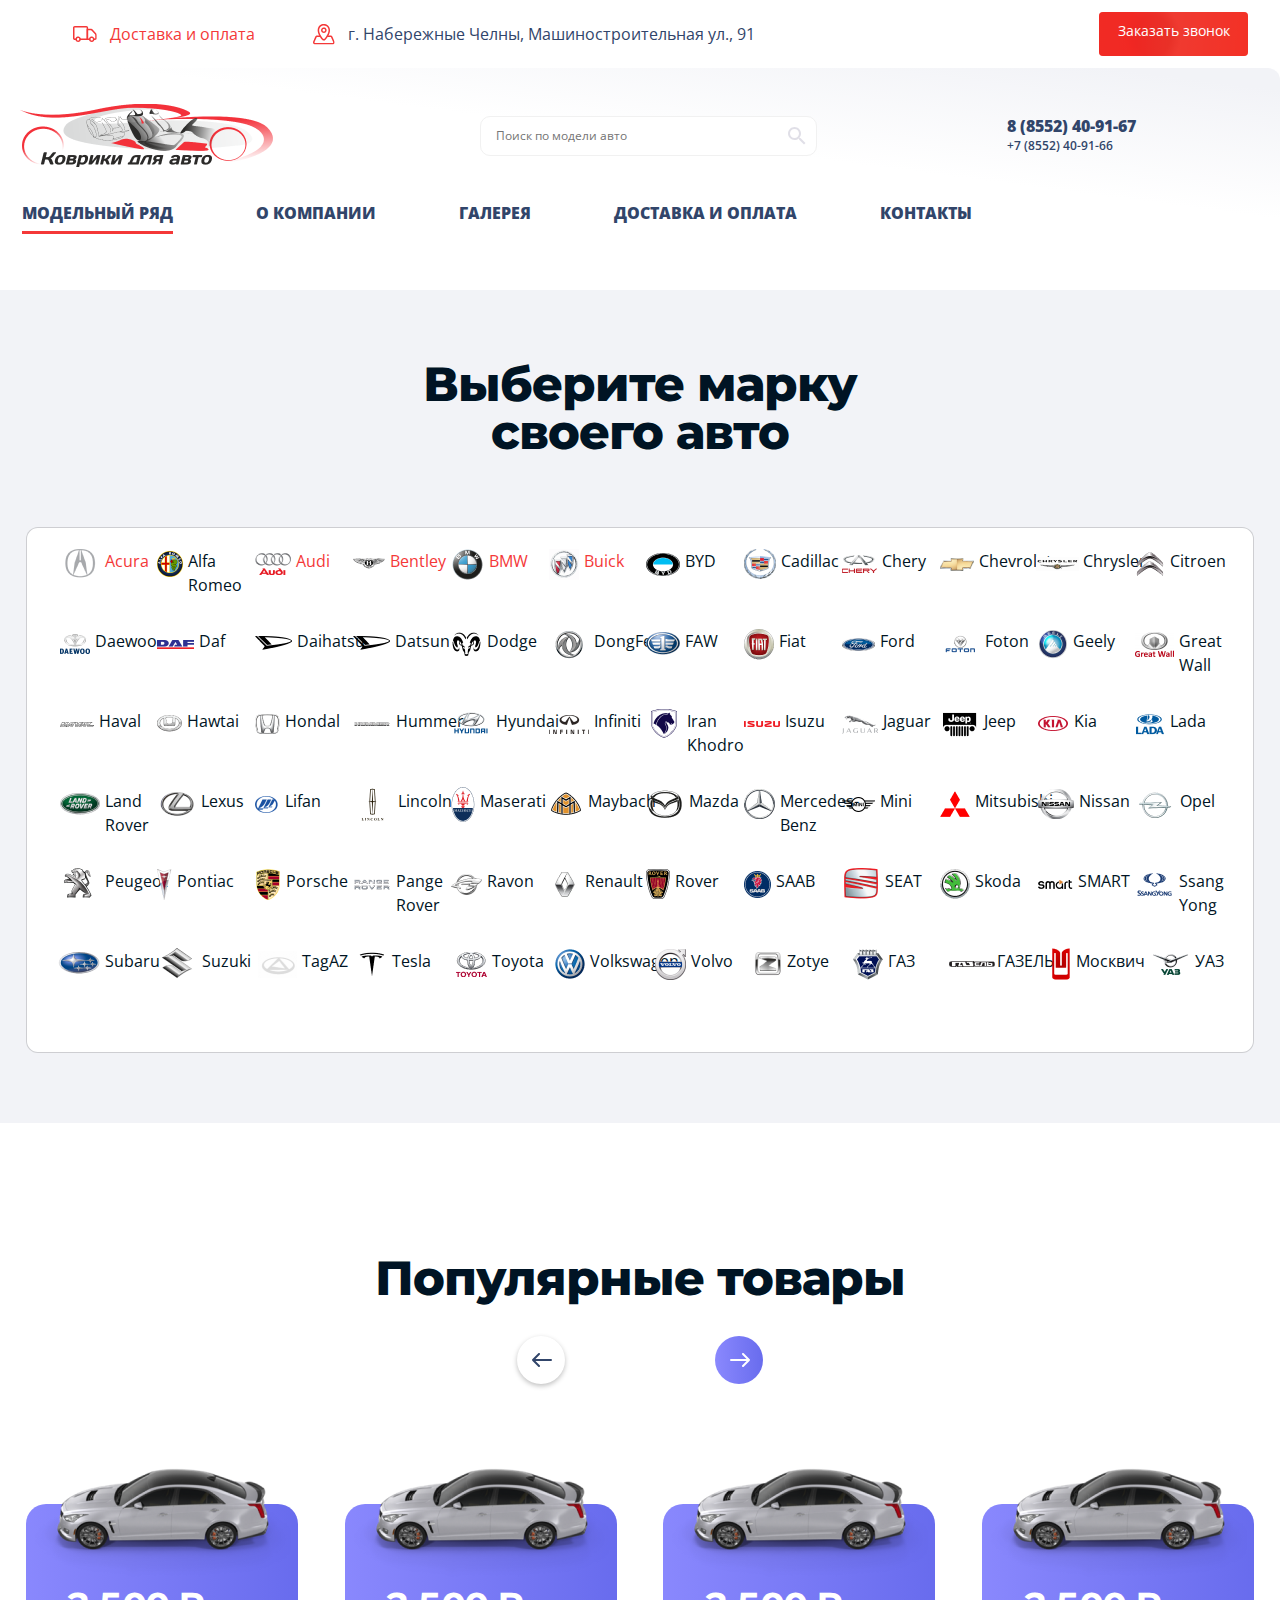
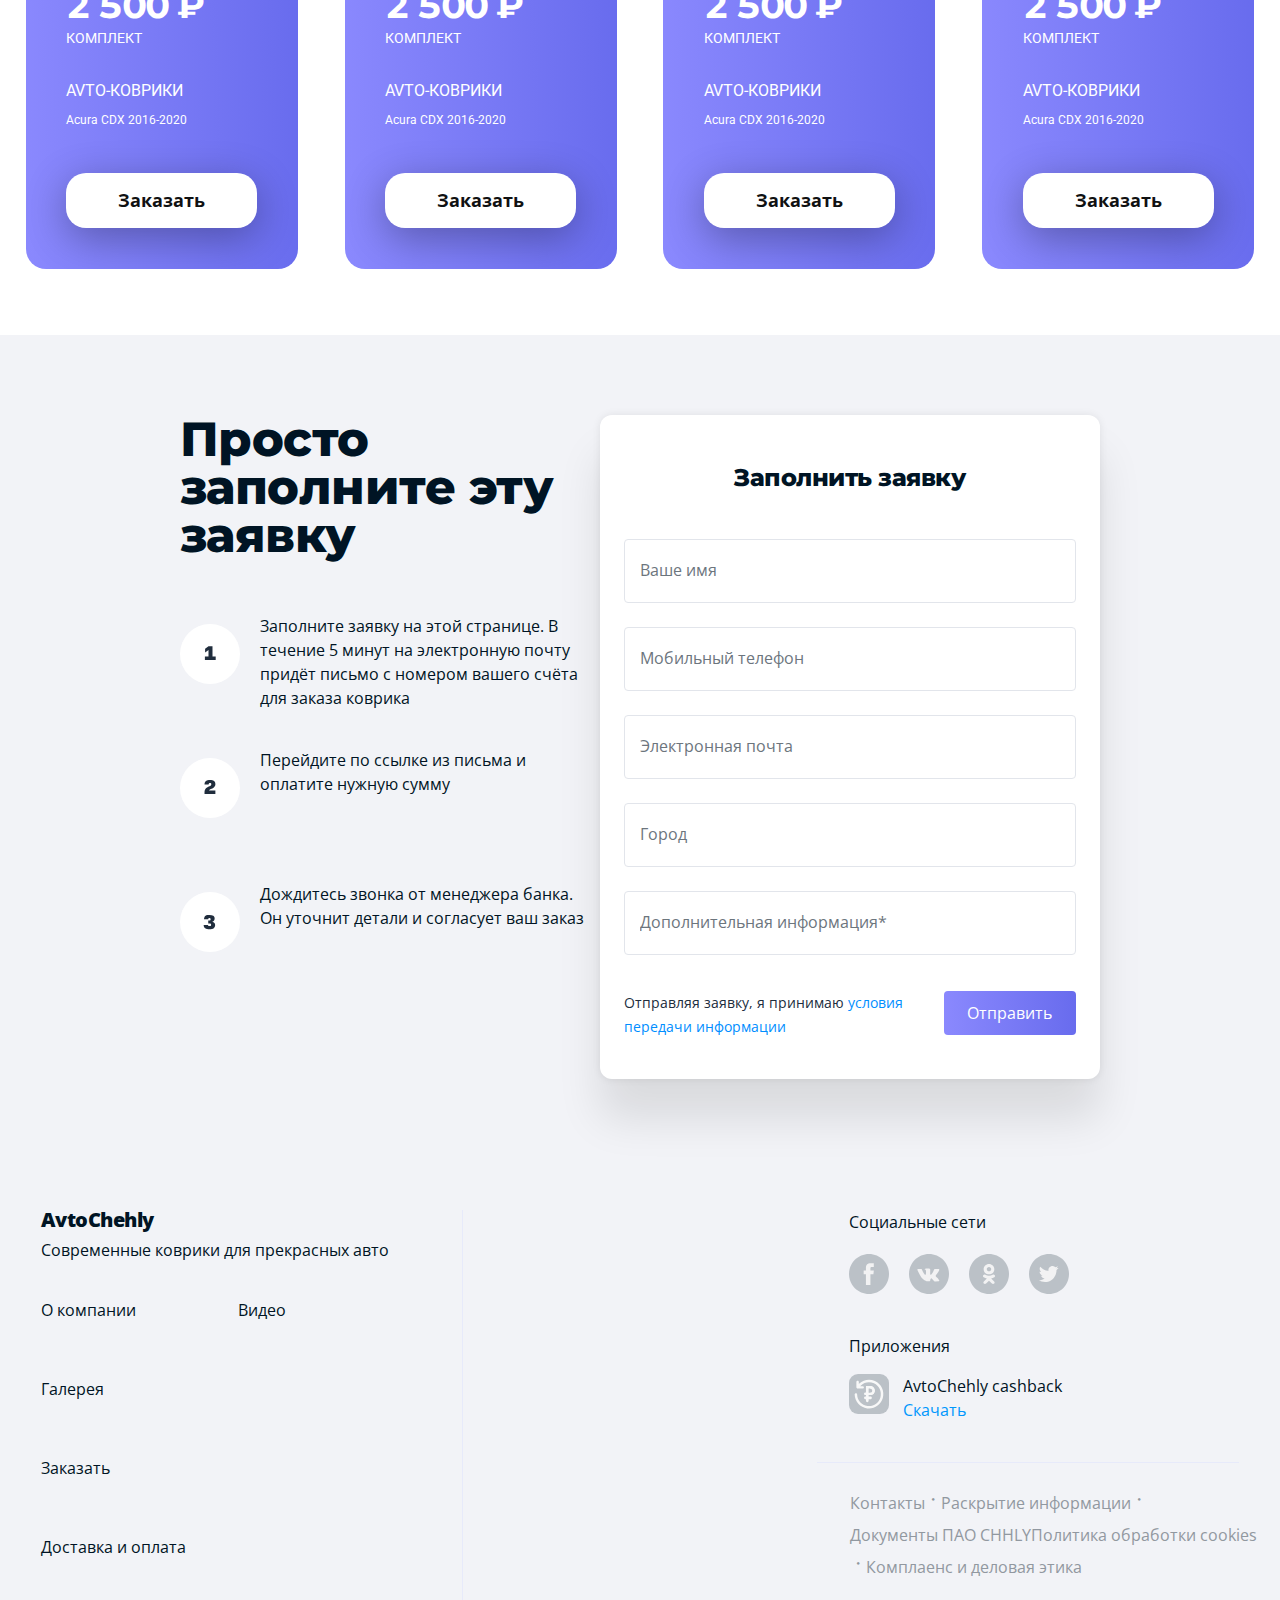
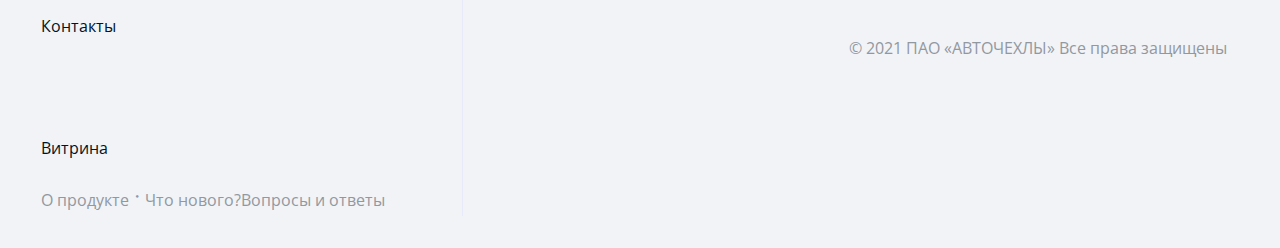
<file: all_marks.html>
<!DOCTYPE html>
<html lang="ru">
<head>
    <meta charset="UTF-8">
    <meta name="viewport" content="width=device-width, initial-scale=1.0">
    <title></title>
    <link rel="stylesheet" href="https://stackpath.bootstrapcdn.com/bootstrap/4.3.1/css/bootstrap.min.css" integrity="sha384-ggOyR0iXCbMQv3Xipma34MD+dH/1fQ784/j6cY/iJTQUOhcWr7x9JvoRxT2MZw1T" crossorigin="anonymous">
    <link rel="stylesheet" href="styles/slyle.css">
</head>
<body>
    <div id="root">
        <div class="w-100">
            <div class="top d-flex mx-auto justify-content-start">
                <div class="d-flex align-items-center top__item">
                    <img class="top__icon" src="./images/car.svg" alt="car"/>
                    <a class="top__Link" href="#">Доставка и оплата</a>
                </div>
                <div class="d-flex align-items-center top__item">
                <img class="top__icon" src="./images/map.svg" alt="map"/>
                    <a class="top__Link" href="#">г. Набережные Челны, Машиностроительная ул., 91</a>
                </div>
                
                <button type="button" class="btn btn__wrapper"><div class="btn__gradient"></div><p class="btn__text">Заказать звонок</p></button>
                
            </div>
            <div class="main__section main__section_short d-flex mx-auto">
                <nav class="navbar navbar-expand-lg">
                    <div class="container menu__container flex-wrap">
                        <a class="navbar-brand" href="#">
                            <img src="./images/logo.png" class="d-inline-block algin-center" alt="logo" />
                        </a>
                        
                        <form class="search__form ">
                            <input type="text" placeholder="Поиск по модели авто" class="search__input" />
                            <img src="./images/search.svg" class="search__icon d-inline-block algin-center" alt="search" />
                        </form>
                        <div class="nav__contacts d-flex flex-column">
                            <a class="conctact__text" href="tel:+78552409167">8 (8552) 40-91-67</a>
                            <a class="conctact__text" href="tel:+78552409166">+7 (8552) 40-91-66</a>
                        </div>
                        <button class="navbar-toggler" type="button" data-toggle="collapse" data-target="#navbarNavDropdown" aria-controls="navbarNavDropdown" aria-expanded="false" aria-label="Toggle navigation">
                            <span class="navbar-toggler-icon"></span>
                        </button>
                      

                        <div class="collapse navbar-collapse" id="navbarNavDropdown"  id="navbarNavDropdown">
                            <ul class="menu navbar-nav mr-auto">
                                <li class="nav-item menu__link active">
                                    <a class="nav-link dropdown-toggle menu__link" href="./all_marks.html">Модельный ряд</a>   
                                </li>
                                <li class="nav-item">
                                    <a class="nav-link menu__link" href="#">О компании</a>
                                </li>
                                <li class="nav-item">
                                    <a class="nav-link menu__link" href="#">Галерея</a>
                                </li>
                                <li class="nav-item">
                                    <a class="nav-link menu__link" href="#">Доставка и оплата</a>
                                </li>
                                <li class="nav-item">
                                    <a class="nav-link menu__link" href="#">Контакты</a>
                                </li>
                            </ul>
            
                               
                        </div>

                    </div>
                    
                </nav>
               
            </div>
           
            <section class="d-flex w-100 justify-content-center section__bg ">
                <div class="col choice__col">
                     <h3 class="main__title main__title_gray main__title_choice text-center">Выберите марку своего авто</h3>
                     <div class=" d-flex row all-marks justify-content-center">
                        
                        <ul class="list-group list-group-horizontal justify-content-between mark__group d-flex flex-wrap">
                                    <li class="list-group-item d-flex">
                                        <div class="wrapper__icon d-flex align-items-center">
                                            <img class="mark__icon" src="./images/Acura.png" alt="mark-icon"/>
                                        </div>
                                        <a class="mark__link mark__link_active" href="#">Acura</a>
                                    </li>
                                    <li class="list-group-item d-flex">
                                        <div class="wrapper__icon d-flex justify-content-center align-items-center">
                                            <img class="mark__icon" src="./images/alfa-romeo-logo-5DCC791CBB-seeklogo 1.png" alt="mark-icon"/>
                                        </div>
                                        <a class="mark__link" href="#">Alfa Romeo</a>
                                    </li>
                                    <li class="list-group-item d-flex">
                                        <div class="wrapper__icon d-flex justify-content-center align-items-center">
                                            <img class="mark__icon" src="./images/Audi-logo-70A7072C07-seeklogo 1.png" alt="mark-icon"/>
                                        </div>
                                        <a class="mark__link mark__link_active" href="#">Audi</a>
                                    </li>
                                    <li class="list-group-item d-flex">
                                        <div class="wrapper__icon d-flex justify-content-center align-items-center">
                                            <img class="mark__icon" src="./images/bentley-motors-logo-70DEA0C15D-seeklogo 1.png" alt="mark-icon"/>
                                        </div>
                                        <a class="mark__link mark__link_active" href="#">Bentley</a>
                                    </li>
                                    <li class="list-group-item d-flex">
                                        <div class="wrapper__icon d-flex justify-content-center align-items-center">
                                            <img class="mark__icon" src="./images/BMW.png" alt="mark-icon"/>
                                        </div>
                                        <a class="mark__link mark__link_active" href="#">BMW</a>
                                    </li>
                                    <li class="list-group-item d-flex">
                                        <div class="wrapper__icon d-flex justify-content-center align-items-center">
                                            <img class="mark__icon" src="./images/Buick.png" alt="mark-icon"/>
                                        </div>
                                        <a class="mark__link mark__link_active" href="#">Buick</a>
                                    </li>
                                    <li class="list-group-item d-flex">
                                        <div class="wrapper__icon d-flex justify-content-center align-items-center">
                                            <img class="mark__icon" src="./images/BYD_Cars-logo-CF943675F1-seeklogo 1.png" alt="mark-icon"/>
                                        </div>
                                        <a class="mark__link" href="#">BYD</a>
                                    </li>
                                    <li class="list-group-item d-flex">
                                        <div class="wrapper__icon d-flex justify-content-center align-items-center">
                                            <img class="mark__icon" src="./images/Cadillac-logo-865653EF5D-seeklogo 1.png" alt="mark-icon"/>
                                        </div>
                                        <a class="mark__link" href="#">Cadillac</a>
                                    </li>
                                    <li class="list-group-item d-flex">
                                        <div class="wrapper__icon d-flex justify-content-center align-items-center">
                                            <img class="mark__icon" src="./images/chery-logo-6420A23394-seeklogo 1.png" alt="mark-icon"/>
                                        </div>
                                        <a class="mark__link" href="#">Chery</a>
                                    </li>
                                    <li class="list-group-item d-flex">
                                        <div class="wrapper__icon d-flex justify-content-center align-items-center">
                                            <img class="mark__icon" src="./images/CHEVROLET-logo-ADC8061C89-seeklogo 1.png" alt="mark-icon"/>
                                        </div>
                                        <a class="mark__link" href="#">Chevrolet</a>
                                    </li>
                                    <li class="list-group-item d-flex">
                                        <div class="wrapper__icon d-flex justify-content-center align-items-center">
                                            <img class="mark__icon" src="./images/chrysler_logo_4 1.png" alt="mark-icon"/>
                                        </div>
                                        <a class="mark__link" href="#">Chrysler</a>
                                    </li>
                                    <li class="list-group-item d-flex">
                                        <div class="wrapper__icon d-flex justify-content-center align-items-center">
                                            <img class="mark__icon" src="./images/Citroen 1.png" alt="mark-icon"/>
                                        </div>
                                        <a class="mark__link" href="#">Citroen</a>
                                    </li>
                                    <li class="list-group-item d-flex">
                                        <div class="wrapper__icon d-flex justify-content-center align-items-center">
                                            <img class="mark__icon" src="./images/Daewoo-logo-058F288C41-seeklogo.com 1.png" alt="mark-icon"/>
                                        </div>     
                                        <a class="mark__link" href="#">Daewoo</a>
                                    </li>
                                    <li class="list-group-item d-flex">
                                        <div class="wrapper__icon d-flex justify-content-center align-items-center">
                                            <img class="mark__icon" src="./images/DAF-logo-104FC7127C-seeklogo 1.png" alt="mark-icon"/>
                                        </div>
                                        <a class="mark__link" href="#">Daf</a>
                                    </li>
                                    <li class="list-group-item d-flex">
                                        <div class="wrapper__icon d-flex justify-content-center align-items-center">
                                            <img class="mark__icon" src="./images/Daihatsu-logo-08ECC0864F-seeklogo 1.png" alt="mark-icon"/>
                                        </div>     
                                        <a class="mark__link" href="#">Daihatsu</a>
                                    </li>
                                    <li class="list-group-item d-flex">
                                        <div class="wrapper__icon d-flex justify-content-center align-items-center">
                                            <img class="mark__icon" src="./images/Daihatsu-logo-08ECC0864F-seeklogo 1.png" alt="mark-icon"/>
                                        </div>     
                                        <a class="mark__link" href="#">Datsun</a>
                                    </li>
                                    <li class="list-group-item d-flex">
                                        <div class="wrapper__icon d-flex justify-content-center align-items-center">
                                            <img class="mark__icon" src="./images/Dodge 1.png" alt="mark-icon"/>
                                        </div>     
                                        <a class="mark__link" href="#">Dodge</a>
                                    </li>
                                    <li class="list-group-item d-flex">
                                        <div class="wrapper__icon d-flex justify-content-center align-items-center">
                                            <img class="mark__icon" src="./images/DongFeng 1.png" alt="mark-icon"/>
                                        </div>     
                                        <a class="mark__link" href="#">DongFeng</a>
                                    </li>
                                    <li class="list-group-item d-flex">
                                        <div class="wrapper__icon d-flex justify-content-center align-items-center">
                                            <img class="mark__icon" src="./images/faw-logo-8C99B0FDA0-seeklogo 1.png" alt="mark-icon"/>
                                        </div>
                                        <a class="mark__link" href="#">FAW</a>
                                    </li>
                                    <li class="list-group-item d-flex">
                                        <div class="wrapper__icon d-flex justify-content-center align-items-center">
                                            <img class="mark__icon" src="./images/Fiat-logo-2F1398B3F4-seeklogo 1.png" alt="mark-icon"/>
                                        </div>     
                                        <a class="mark__link" href="#">Fiat</a>
                                    </li>
                                    <li class="list-group-item d-flex">
                                        <div class="wrapper__icon d-flex justify-content-center align-items-center">
                                            <img class="mark__icon" src="./images/Ford-logo-1D4EE96C29-seeklogo 2.png" alt="mark-icon"/>
                                        </div>
                                        <a class="mark__link" href="#">Ford</a>
                                    </li>
                                    <li class="list-group-item d-flex">
                                        <div class="wrapper__icon d-flex justify-content-center align-items-center">
                                            <img class="mark__icon" src="./images/Foton-Logo-Vector-Free-Symbol 1.png" alt="mark-icon"/>
                                        </div>
                                        <a class="mark__link" href="#">Foton</a>
                                    </li>
                                    <li class="list-group-item d-flex">
                                        <div class="wrapper__icon d-flex justify-content-center align-items-center">
                                            <img class="mark__icon" src="./images/Geely 1.png" alt="mark-icon"/>
                                        </div>
                                        <a class="mark__link" href="#">Geely</a>
                                    </li>
                                    <li class="list-group-item d-flex">
                                        <div class="wrapper__icon d-flex justify-content-center align-items-center">
                                            <img class="mark__icon" src="./images/Great Wall 1.png" alt="mark-icon"/>
                                        </div>
                                        <a class="mark__link" href="#">Great Wall</a>
                                    </li>
                                    <li class="list-group-item d-flex">
                                        <div class="wrapper__icon d-flex justify-content-center align-items-center">
                                            <img class="mark__icon" src="./images/haval-logo-B9AC9F3424-seeklogo 1.png" alt="mark-icon"/>
                                        </div>
                                        <a class="mark__link" href="#">Haval</a>
                                    </li>
                                    <li class="list-group-item d-flex">
                                        <div class="wrapper__icon d-flex justify-content-center align-items-center">
                                            <img class="mark__icon" src="./images/hawtai-motor-group-logo-9036145262-seeklogo 1.png" alt="mark-icon"/>
                                        </div>
                                        <a class="mark__link" href="#">Hawtai</a>
                                    </li>
                                    <li class="list-group-item d-flex">
                                        <div class="wrapper__icon d-flex justify-content-center align-items-center">
                                            <img class="mark__icon" src="./images/honda-silver-logo-E810C6A8A4-seeklogo 1.png" alt="mark-icon"/>
                                        </div>
                                        <a class="mark__link" href="#">Hondal</a>
                                    </li>
                                    <li class="list-group-item d-flex">
                                        <div class="wrapper__icon d-flex justify-content-center align-items-center">
                                            <img class="mark__icon" src="./images/i 1.png" alt="mark-icon"/>
                                        </div>
                                        <a class="mark__link" href="#">Hummer</a>
                                    </li>
                                    <li class="list-group-item d-flex">
                                        <div class="wrapper__icon d-flex justify-content-center align-items-center">
                                            <img class="mark__icon" src="./images/hyundai-logo-silver-2560x1440 1.png" alt="mark-icon"/>
                                        </div>
                                        <a class="mark__link" href="#">Hyundai</a>
                                    </li>
                                    <li class="list-group-item d-flex">
                                        <div class="wrapper__icon d-flex justify-content-center align-items-center">
                                            <img class="mark__icon" src="./images/logo 1.png" alt="mark-icon"/>
                                        </div>
                                        <a class="mark__link" href="#">Infiniti</a>
                                    </li>
                                    <li class="list-group-item d-flex">
                                        <div class="wrapper__icon d-flex justify-content-center align-items-center">
                                            <img class="mark__icon" src="./images/iran-khodro-logo-B35DBA89AE-seeklogo 1.png" alt="mark-icon"/>
                                        </div>
                                        <a class="mark__link" href="#">Iran Khodro</a>
                                    </li>
                                    <li class="list-group-item d-flex">
                                        <div class="wrapper__icon d-flex justify-content-center align-items-center">
                                            <img class="mark__icon" src="./images/isuzu-logo-9E20A6EA39-seeklogo 1.png" alt="mark-icon"/>
                                        </div>
                                        <a class="mark__link" href="#">Isuzu</a>
                                    </li>
                                    <li class="list-group-item d-flex">
                                        <div class="wrapper__icon d-flex justify-content-center align-items-center">
                                            <img class="mark__icon" src="./images/Jaguar-logo-82CE6ABAAD-seeklogo 1.png" alt="mark-icon"/>
                                        </div>
                                        <a class="mark__link" href="#">Jaguar</a>
                                    </li>
                                    <li class="list-group-item d-flex">
                                        <div class="wrapper__icon d-flex justify-content-center align-items-center">
                                            <img class="mark__icon" src="./images/Jeep_ 1.png" alt="mark-icon"/>
                                        </div>
                                        <a class="mark__link" href="#">Jeep</a>
                                    </li>
                                    <li class="list-group-item d-flex">
                                        <div class="wrapper__icon d-flex justify-content-center align-items-center">
                                            <img class="mark__icon" src="./images/Kia 1.png" alt="mark-icon"/>
                                        </div>
                                        <a class="mark__link" href="#">Kia</a>
                                    </li>
                                    <li class="list-group-item d-flex">
                                        <div class="wrapper__icon d-flex justify-content-center align-items-center">
                                            <img class="mark__icon" src="./images/Lada-logo 1.png" alt="mark-icon"/>
                                        </div>
                                        <a class="mark__link" href="#">Lada</a>
                                    </li>
                                    <li class="list-group-item d-flex">
                                        <div class="wrapper__icon d-flex justify-content-center align-items-center">
                                            <img class="mark__icon" src="./images/land-rover-logo-86296C9BE7-seeklogo 1.png" alt="mark-icon"/>
                                        </div>
                                        <a class="mark__link" href="#">Land Rover</a>
                                    </li>
                                    <li class="list-group-item d-flex">
                                        <div class="wrapper__icon d-flex justify-content-center align-items-center">
                                            <img class="mark__icon" src="./images/lexus-logo-B1AD49685D-seeklogo 1.png" alt="mark-icon"/>
                                        </div>
                                        <a class="mark__link" href="#">Lexus</a>
                                    </li>
                                    <li class="list-group-item d-flex">
                                        <div class="wrapper__icon d-flex justify-content-center align-items-center">
                                            <img class="mark__icon" src="./images/lifan-logo-6502527A18-seeklogo 1.png" alt="mark-icon"/>
                                        </div>
                                        <a class="mark__link" href="#">Lifan</a>
                                    </li>
                                    <li class="list-group-item d-flex">
                                        <div class="wrapper__icon d-flex justify-content-center align-items-center">
                                            <img class="mark__icon" src="./images/lincoln-zeichen 1.png" alt="mark-icon"/>
                                        </div>
                                        <a class="mark__link" href="#">Lincoln</a>
                                    </li>
                                    <li class="list-group-item d-flex">
                                        <div class="wrapper__icon d-flex justify-content-center align-items-center">
                                            <img class="mark__icon" src="./images/maserati_logo_3 1.png" alt="mark-icon"/>
                                        </div>
                                        <a class="mark__link" href="#">Maserati</a>
                                    </li>
                                    <li class="list-group-item d-flex">
                                        <div class="wrapper__icon d-flex justify-content-center align-items-center">
                                            <img class="mark__icon" src="./images/Maybach 1.png" alt="mark-icon"/>
                                        </div>
                                        <a class="mark__link" href="#">Maybach</a>
                                    </li>
                                    <li class="list-group-item d-flex">
                                        <div class="wrapper__icon d-flex justify-content-center align-items-center">
                                            <img class="mark__icon" src="./images/logo_auto-09 1.png" alt="mark-icon"/>
                                        </div>
                                        <a class="mark__link" href="#">Mazda</a>
                                    </li>
                                    <li class="list-group-item d-flex">
                                        <div class="wrapper__icon d-flex justify-content-center align-items-center">
                                            <img class="mark__icon" src="./images/mercedes-benz-logo-B52D36D689-seeklogo 1.png" alt="mark-icon"/>
                                        </div>
                                        <a class="mark__link" href="#">Mercedes-Benz</a>
                                    </li>
                                    <li class="list-group-item d-flex">
                                        <div class="wrapper__icon d-flex justify-content-center align-items-center">
                                            <img class="mark__icon" src="./images/mini-cooper-logo-202D293624-seeklogo 1.png" alt="mark-icon"/>
                                        </div>
                                        <a class="mark__link" href="#">Mini</a>
                                    </li>
                                    <li class="list-group-item d-flex">
                                        <div class="wrapper__icon d-flex justify-content-center align-items-center">
                                            <img class="mark__icon" src="./images/Mitsubishi_ 1.png" alt="mark-icon"/>
                                        </div>
                                        <a class="mark__link" href="#">Mitsubishi</a>
                                    </li>
                                    <li class="list-group-item d-flex">
                                        <div class="wrapper__icon d-flex justify-content-center align-items-center">
                                            <img class="mark__icon" src="./images/Nissan-logo-4B3C580C8A-seeklogo 1.png" alt="mark-icon"/>
                                        </div>
                                        <a class="mark__link" href="#">Nissan</a>
                                    </li>
                                    <li class="list-group-item d-flex">
                                        <div class="wrapper__icon d-flex justify-content-center align-items-center">
                                            <img class="mark__icon" src="./images/Opel 1.png" alt="mark-icon"/>
                                        </div>
                                        <a class="mark__link" href="#">Opel</a>
                                    </li>
                                    <li class="list-group-item d-flex">
                                        <div class="wrapper__icon d-flex justify-content-center align-items-center">
                                            <img class="mark__icon" src="./images/peugeot-logo-BF5B2383EF-seeklogo 1.png" alt="mark-icon"/>
                                        </div>
                                        <a class="mark__link" href="#">Peugeot</a>
                                    </li>
                                    <li class="list-group-item d-flex">
                                        <div class="wrapper__icon d-flex justify-content-center align-items-center">
                                            <img class="mark__icon" src="./images/pontiac-logo-03E4F51DFD-seeklogo 1.png" alt="mark-icon"/>
                                        </div>
                                        <a class="mark__link" href="#">Pontiac</a>
                                    </li>
                                    <li class="list-group-item d-flex">
                                        <div class="wrapper__icon d-flex justify-content-center align-items-center">
                                            <img class="mark__icon" src="./images/porsche-logo-5995000C95-seeklogo 1.png" alt="mark-icon"/>
                                        </div>
                                        <a class="mark__link" href="#">Porsche</a>
                                    </li>
                                    <li class="list-group-item d-flex">
                                        <div class="wrapper__icon d-flex justify-content-center align-items-center">
                                            <img class="mark__icon" src="./images/Pange Rover 1.png" alt="mark-icon"/>
                                        </div>
                                        <a class="mark__link" href="#">Pange Rover</a>
                                    </li>
                                    <li class="list-group-item d-flex">
                                        <div class="wrapper__icon d-flex justify-content-center align-items-center">
                                            <img class="mark__icon" src="./images/ravon 1.png" alt="mark-icon"/>
                                        </div>
                                        <a class="mark__link" href="#">Ravon</a>
                                    </li>
                                    <li class="list-group-item d-flex">
                                        <div class="wrapper__icon d-flex justify-content-center align-items-center">
                                            <img class="mark__icon" src="./images/Renault 1.png" alt="mark-icon"/>
                                        </div>
                                        <a class="mark__link" href="#">Renault</a>
                                    </li>
                                    <li class="list-group-item d-flex">
                                        <div class="wrapper__icon d-flex justify-content-center align-items-center">
                                            <img class="mark__icon" src="./images/Rover-logo-3710A2B028-seeklogo 1.png" alt="mark-icon"/>
                                        </div>
                                        <a class="mark__link" href="#">Rover</a>
                                    </li>
                                    <li class="list-group-item d-flex">
                                        <div class="wrapper__icon d-flex justify-content-center align-items-center">
                                            <img class="mark__icon" src="./images/Saab_MY2001-logo-3682B9389D-seeklogo 1.png" alt="mark-icon"/>
                                        </div>
                                        <a class="mark__link" href="#">SAAB</a>
                                    </li>
                                    <li class="list-group-item d-flex">
                                        <div class="wrapper__icon d-flex justify-content-center align-items-center">
                                            <img class="mark__icon" src="./images/Seat-logo-C482E332DF-seeklogo 1.png" alt="mark-icon"/>
                                        </div>
                                        <a class="mark__link" href="#">SEAT</a>
                                    </li>
                                    <li class="list-group-item d-flex">
                                        <div class="wrapper__icon d-flex justify-content-center align-items-center">
                                            <img class="mark__icon" src="./images/Skoda 1.png" alt="mark-icon"/>
                                        </div>
                                        <a class="mark__link" href="#">Skoda</a>
                                    </li> <li class="list-group-item d-flex">
                                        <div class="wrapper__icon d-flex justify-content-center align-items-center">
                                            <img class="mark__icon" src="./images/Group-2.png" alt="mark-icon"/>
                                        </div>
                                        <a class="mark__link" href="#">SMART</a>
                                    </li>
                                    <li class="list-group-item d-flex">
                                        <div class="wrapper__icon d-flex justify-content-center align-items-center">
                                            <img class="mark__icon" src="./images/Group.png" alt="mark-icon"/>
                                        </div>
                                        <a class="mark__link" href="#">Ssang Yong</a>
                                    </li>
                                    <li class="list-group-item d-flex">
                                        <div class="wrapper__icon d-flex justify-content-center align-items-center">
                                            <img class="mark__icon" src="./images/Subaru-logo-E7467F601A-seeklogo 1.png" alt="mark-icon"/>
                                        </div>
                                        <a class="mark__link" href="#">Subaru</a>
                                    </li>
                                    <li class="list-group-item d-flex">
                                        <div class="wrapper__icon d-flex justify-content-center align-items-center">
                                            <img class="mark__icon" src="./images/Suzuki_SX4_Sport-logo-A0790A7E83-seeklogo 1.png" alt="mark-icon"/>
                                        </div>
                                        <a class="mark__link" href="#">Suzuki</a>
                                    </li>
                                    <li class="list-group-item d-flex">
                                        <div class="wrapper__icon d-flex justify-content-center align-items-center">
                                            <img class="mark__icon" src="./images/tagaz-logo-04626D94C5-seeklogo 1.png" alt="mark-icon"/>
                                        </div>
                                        <a class="mark__link" href="#">TagAZ</a>
                                    </li>
                                    <li class="list-group-item d-flex">
                                        <div class="wrapper__icon d-flex justify-content-center align-items-center">
                                            <img class="mark__icon" src="./images/Tesla_ 1.png" alt="mark-icon"/>
                                        </div>
                                        <a class="mark__link" href="#">Tesla</a>
                                    </li>
                                    <li class="list-group-item d-flex">
                                        <div class="wrapper__icon d-flex justify-content-center align-items-center">
                                            <img class="mark__icon" src="./images/toyota-logo-239F6C9C1A-seeklogo 1.png" alt="mark-icon"/>
                                        </div>
                                        <a class="mark__link" href="#">Toyota</a>
                                    </li>
                                    <li class="list-group-item d-flex">
                                        <div class="wrapper__icon d-flex justify-content-center align-items-center">
                                            <img class="mark__icon" src="./images/Volkswagen-logo-FAE94F013E-seeklogo 1.png" alt="mark-icon"/>
                                        </div>
                                        <a class="mark__link" href="#">Volkswagen</a>
                                    </li>
                                    <li class="list-group-item d-flex">
                                        <div class="wrapper__icon d-flex justify-content-center align-items-center">
                                            <img class="mark__icon" src="./images/logo_100x100 1.png" alt="mark-icon"/>
                                        </div>
                                        <a class="mark__link" href="#">Volvo</a>
                                    </li>
                                    <li class="list-group-item d-flex">
                                        <div class="wrapper__icon d-flex justify-content-center align-items-center">
                                            <img class="mark__icon" src="./images/zotye-auto-logo-60427E412C-seeklogo 1.png" alt="mark-icon"/>
                                        </div>
                                        <a class="mark__link" href="#">Zotye</a>
                                    </li>
                                    <li class="list-group-item d-flex">
                                        <div class="wrapper__icon d-flex justify-content-center align-items-center">
                                            <img class="mark__icon" src="./images/ГАЗ.png" alt="mark-icon"/>
                                        </div>
                                        <a class="mark__link" href="#">ГАЗ</a>
                                    </li>
                                    <li class="list-group-item d-flex">
                                        <div class="wrapper__icon d-flex justify-content-center align-items-center">
                                            <img class="mark__icon" src="./images/ГАЗЕЛЬ_ 1.png" alt="mark-icon"/>
                                        </div>
                                        <a class="mark__link" href="#">ГАЗЕЛЬ</a>
                                    </li>
                                    <li class="list-group-item d-flex">
                                        <div class="wrapper__icon d-flex justify-content-center align-items-center">
                                            <img class="mark__icon" src="./images/Москвич 1.png" alt="mark-icon"/>
                                        </div>
                                        <a class="mark__link" href="#">Москвич</a>
                                    </li>
                                    <li class="list-group-item d-flex">
                                        <div class="wrapper__icon d-flex justify-content-center align-items-center">
                                            <img class="mark__icon" src="./images/УАЗ 1.png" alt="mark-icon"/>
                                        </div>
                                        <a class="mark__link" href="#">УАЗ</a>
                                    </li>
                                   
                                </ul>
                     </div>
                     
                     
                </div>
                
            </section>
            <section class="d-flex w-100 justify-content-center">
                <div class="col popular__col">
                     <h3 class="main__title main__title_gray text-center">Популярные товары</h3>
                    
                    <div class="justify-content-center popular__wrapper">
                        <div id="popular__carousel" class="carousel slide" data-ride="carousel" interval={null} fade={true} wrap={false}>
                            <div class="carousel-inner">
                                <div class="carousel-item active d-flex justify-content-between">
                                    <div class="card card__col d-flex justify-content-end" >
                                        <img class="card-img-top card__img" src="./images/Car.png" alt="pic1" />
                                        <div class="card-body card__body">
                                            <h5 class="card-title price__title price__title_light">2 500 ₽</h5>
                                            <p class="card-text price__subtitle">КОМПЛЕКТ</p>
                                            <p class="card-text price__subtitle price__subtitle_l">Avto-Коврики</p>
                                            <p class="card-text price__subtitle price__subtitle_s">Acura CDX 2016-2020</p>
                                            <a role="button" class="btn card__btn" href="./card.html">Заказать</a>
                                        </div>
                                    </div>
                                    
                                    <div class="card card__col d-flex justify-content-end" >
                                        <img class="card-img-top card__img" src="./images/Car.png" alt="pic1" />
                                        <div class="card-body card__body">
                                            <h5 class="card-title price__title price__title_light">2 500 ₽</h5>
                                            <p class="card-text price__subtitle">КОМПЛЕКТ</p>
                                            <p class="card-text price__subtitle price__subtitle_l">Avto-Коврики</p>
                                            <p class="card-text price__subtitle price__subtitle_s">Acura CDX 2016-2020</p>
                                            <a role="button" class="btn card__btn" href="./card.html">Заказать</a>
                                        </div>
                                    </div>
                            
                                    <div class="card card__col d-flex justify-content-end" >
                                        <img class="card-img-top card__img" src="./images/Car.png" alt="pic1" />
                                        <div class="card-body card__body">
                                            <h5 class="card-title price__title price__title_light">2 500 ₽</h5>
                                            <p class="card-text price__subtitle">КОМПЛЕКТ</p>
                                            <p class="card-text price__subtitle price__subtitle_l">Avto-Коврики</p>
                                            <p class="card-text price__subtitle price__subtitle_s">Acura CDX 2016-2020</p>
                                            <a role="button" class="btn card__btn" href="./card.html">Заказать</a>
                                        </div>
                                    </div>
                                    <div class="card card__col d-flex justify-content-end" >
                                        <img class="card-img-top card__img" src="./images/Car.png" alt="pic1" />
                                        <div class="card-body card__body">
                                            <h5 class="card-title price__title price__title_light">2 500 ₽</h5>
                                            <p class="card-text price__subtitle">КОМПЛЕКТ</p>
                                            <p class="card-text price__subtitle price__subtitle_l">Avto-Коврики</p>
                                            <p class="card-text price__subtitle price__subtitle_s">Acura CDX 2016-2020</p>
                                            <a role="button" class="btn card__btn" href="./card.html">Заказать</a>
                                        </div>
                                    </div>
                                </div>
                        </div>
                        <a class="carousel-control-prev" href="#carouselExampleControls" role="button" data-slide="prev">
                            <span class="carousel-control-prev-icon" aria-hidden="true"></span>
                            <span class="sr-only">Previous</span>
                          </a>
                        <a class="carousel-control-next" href="#carouselExampleControls" role="button" data-slide="next">
                            <span class="carousel-control-next-icon" aria-hidden="true"></span>
                            <span class="sr-only">Next</span>
                        </a>
                 
                        </div>
                    </div>
                     
                </div>
            </section>


           
           

            <section  class="d-flex w-100 justify-content-center section__bg">
                <div class="application__row d-flex justify-content-between">
                    <div class="application__col col">
                             <h3 class="main__title main__title_gray main__title_application">Просто заполните эту заявку</h3>
                             <ul class="list-group application application__list">
                                <li class="list-group-item d-flex application__list application__list_item"><img class="application__icon" src="./images/item1.svg" alt="" /><p class="application__list application__list_text">Заполните заявку на этой странице. В течение 5 минут на электронную почту придёт письмо с номером вашего счёта для заказа коврика</p></li>
                                <li class="list-group-item d-flex application__list application__list_item"><img class="application__icon" src="./images/item2.svg" alt="" /><p class="application__list application__list_text">Перейдите по ссылке из письма и оплатите нужную сумму</p></li>
                                <li class="list-group-item d-flex application__list application__list_item"><img class="application__icon" src="./images/item3.svg" alt="" /><p class="application__list application__list_text">Дождитесь звонка от менеджера банка. Он уточнит детали и согласует ваш заказ</p></li>
                             </ul>
                             <div class="strip"></div>
                             <div class="strip"></div>
                    </div>
                    <div class="form__col col">
                        <h4 class="application__subtitle  text-center">Заполнить заявку</h4>
                        <form class="container__form">
                            <div class="form-group">
                                <input type="text" class="form__input form-control" placeholder="Ваше имя">
                            </div>
                            <div class="form-group">
                                <input type="text" class="form__input form-control" placeholder="Мобильный телефон">
                            </div>
                            <div class="form-group">
                                <input type="email" class="form__input form-control" placeholder="Электронная почта">
                            </div>
                            <div class="form-group">
                                <input type="text" class="form__input form-control" placeholder="Город">
                            </div>
                            <div class="form-group">
                                <input type="text" class="form__input form-control" placeholder="Дополнительная информация*">
                            </div>
                            <div class="d-flex form__accept justify-content-between">
                                <p class="form__accept form__accept_text">Отправляя заявку, я принимаю <span class="form__accept form__accept_text form__accept_span">условия передачи информации</span></p>
                                <button type="submit" class="btn main__btn main__btn_sm">Отправить</button>
                            </div>
                        </form>
                    </div>
                </div>  
            </section>

            <footer class="d-flex w-100 justify-content-center section__bg">    
                <div class="d-flex justify-content-between row row-cols-2 footer__row">
                    <div class="footer__col col">
                        <h4 class="footer__title">AvtoChehly</h4>
                        <p>Современные коврики для прекрасных авто</p>
                        <div class="d-flex footer__wrapper">
                            <ul class="list-group footer__list ">
                                <li class="list-group-item footer__list footer__item" action href="#link1">О компании</li>
                                <li class="list-group-item footer__list footer__item" action href="#link1">Галерея</li>
                                <li class="list-group-item footer__list footer__item" action href="#link1">Заказать</li>
                                <li class="list-group-item footer__list footer__item" action href="#link1">Доставка и оплата</li>
                                <li class="list-group-item footer__list footer__item" action href="#link1">Контакты</li>
                            </ul>
                            <ul class="list-group footer__list">
                                <li class="list-group-item footer__list footer__item" action href="#link1">Видео</li>
                            </ul>
                        </div>
                        <a href="#link1"><p>Витрина</p></a>
                        <div class="row footer__links footer__links_sm">
                            <a class="footer__text" href="#">О продукте</a>
                            <p>・</p>
                            <a class="footer__text" href="#">Что нового?</a>
                            <a class="footer__text" href="#"> Вопросы и ответы</a>
                        </div>
                      
                    </div>
                    <div class="footer__col col">
                        <div class="footer__app">
                            <p class="" >Социальные сети</p>
                            <div class="d-flex footer__app footer__app_links">
                                <a class="footer__social" href="#">
                                    <img class="img-fluid" src="./images/Facebook_in.svg" alt="computer"/>
                                </a>
                                <a class="footer__social" href="#">
                                    <img class="img-fluid" src="./images/VK_in.svg" alt="computer"/>
                                </a>
                                <a class="footer__social" href="#">
                                    <img class="img-fluid" src="./images/OK_in.svg" alt="computer"/>
                                </a>
                                <a class="footer__social" href="#">
                                    <img class="img-fluid" src="./images/Twitter_in.svg" alt="computer"/>
                                </a>
                                
                            </div> 
                            <p class="" >Приложения</p>
                            <div class="d-flex footer__app footer__app_links">
                                <a class="" href="#">
                                    <img class="img-fluid" src="./images/Cashback_in.svg" alt="computer"/>
                                </a>
                                <div class="cashback__col col">
                                    <p class="cashback__text" >AvtoChehly cashback</p>
                                    <a class="cashback__link" href="#">Скачать</a>
                                </div>
                            </div>   
                        </div>
                        <div class="row footer__links">
                            <a class="footer__text" href="#">Контакты</a>
                            <p>・</p>
                            <a class="footer__text" href="#">Раскрытие информации</a>
                            <p>・</p>
                            <a class="footer__text" href="#">Документы ПАО CHHLY</a>
                            <a class="footer__text" href="#">Политика обработки cookies</a>
                            <p>・</p>
                            <a class="footer__text" href="#">Комплаенс и деловая этика</a>
                            
                        </div>
                        <p class="footer__text copyright">&#169; 2021 ПАО «АВТОЧЕХЛЫ» Все права защищены</p>

                    </div>
                </div>
                
            </footer>

           
        </div>
    </div>


<script src="https://code.jquery.com/jquery-3.5.1.slim.min.js" integrity="sha384-DfXdz2htPH0lsSSs5nCTpuj/zy4C+OGpamoFVy38MVBnE+IbbVYUew+OrCXaRkfj" crossorigin="anonymous"></script>
<script src="https://cdn.jsdelivr.net/npm/popper.js@1.16.1/dist/umd/popper.min.js" integrity="sha384-9/reFTGAW83EW2RDu2S0VKaIzap3H66lZH81PoYlFhbGU+6BZp6G7niu735Sk7lN" crossorigin="anonymous"></script>
<script src="https://cdn.jsdelivr.net/npm/bootstrap@4.5.3/dist/js/bootstrap.min.js" integrity="sha384-w1Q4orYjBQndcko6MimVbzY0tgp4pWB4lZ7lr30WKz0vr/aWKhXdBNmNb5D92v7s" crossorigin="anonymous"></script>
<script src="./index.js"></script>
</body>
</html>
</file>
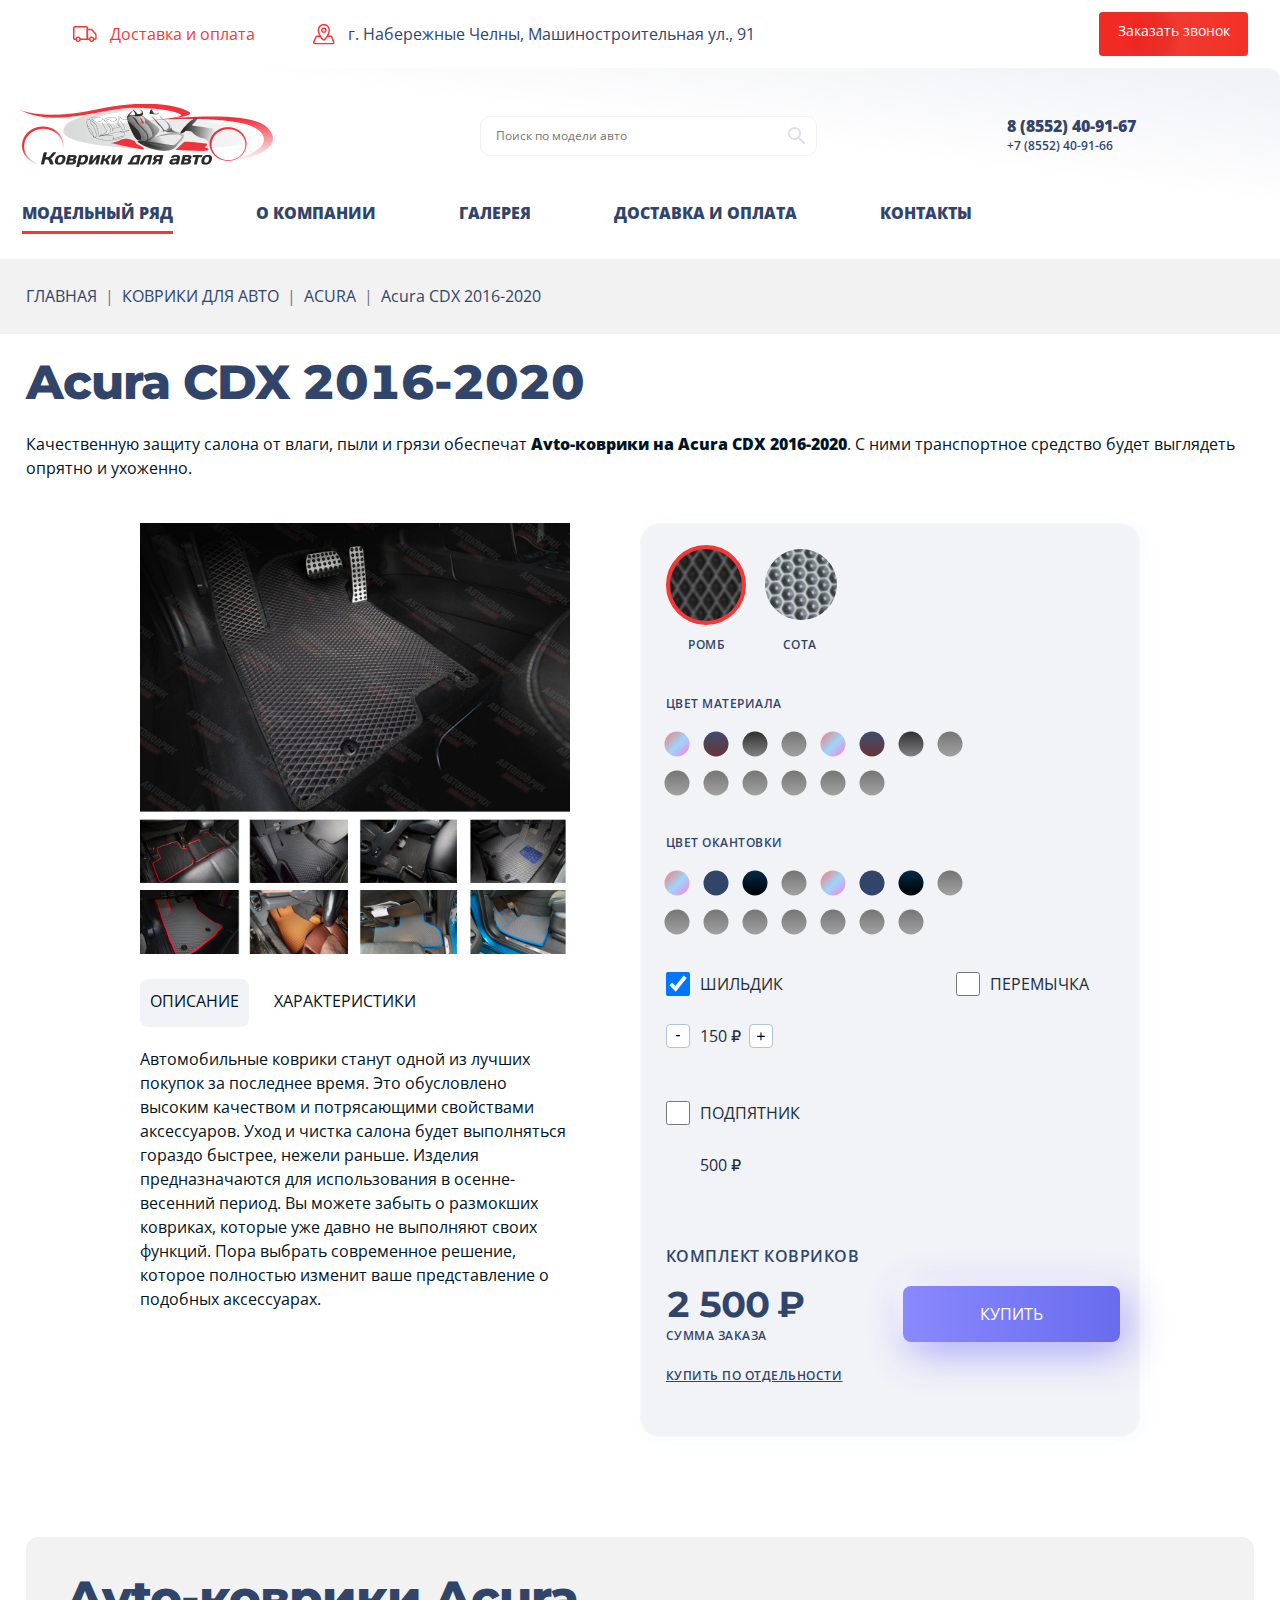
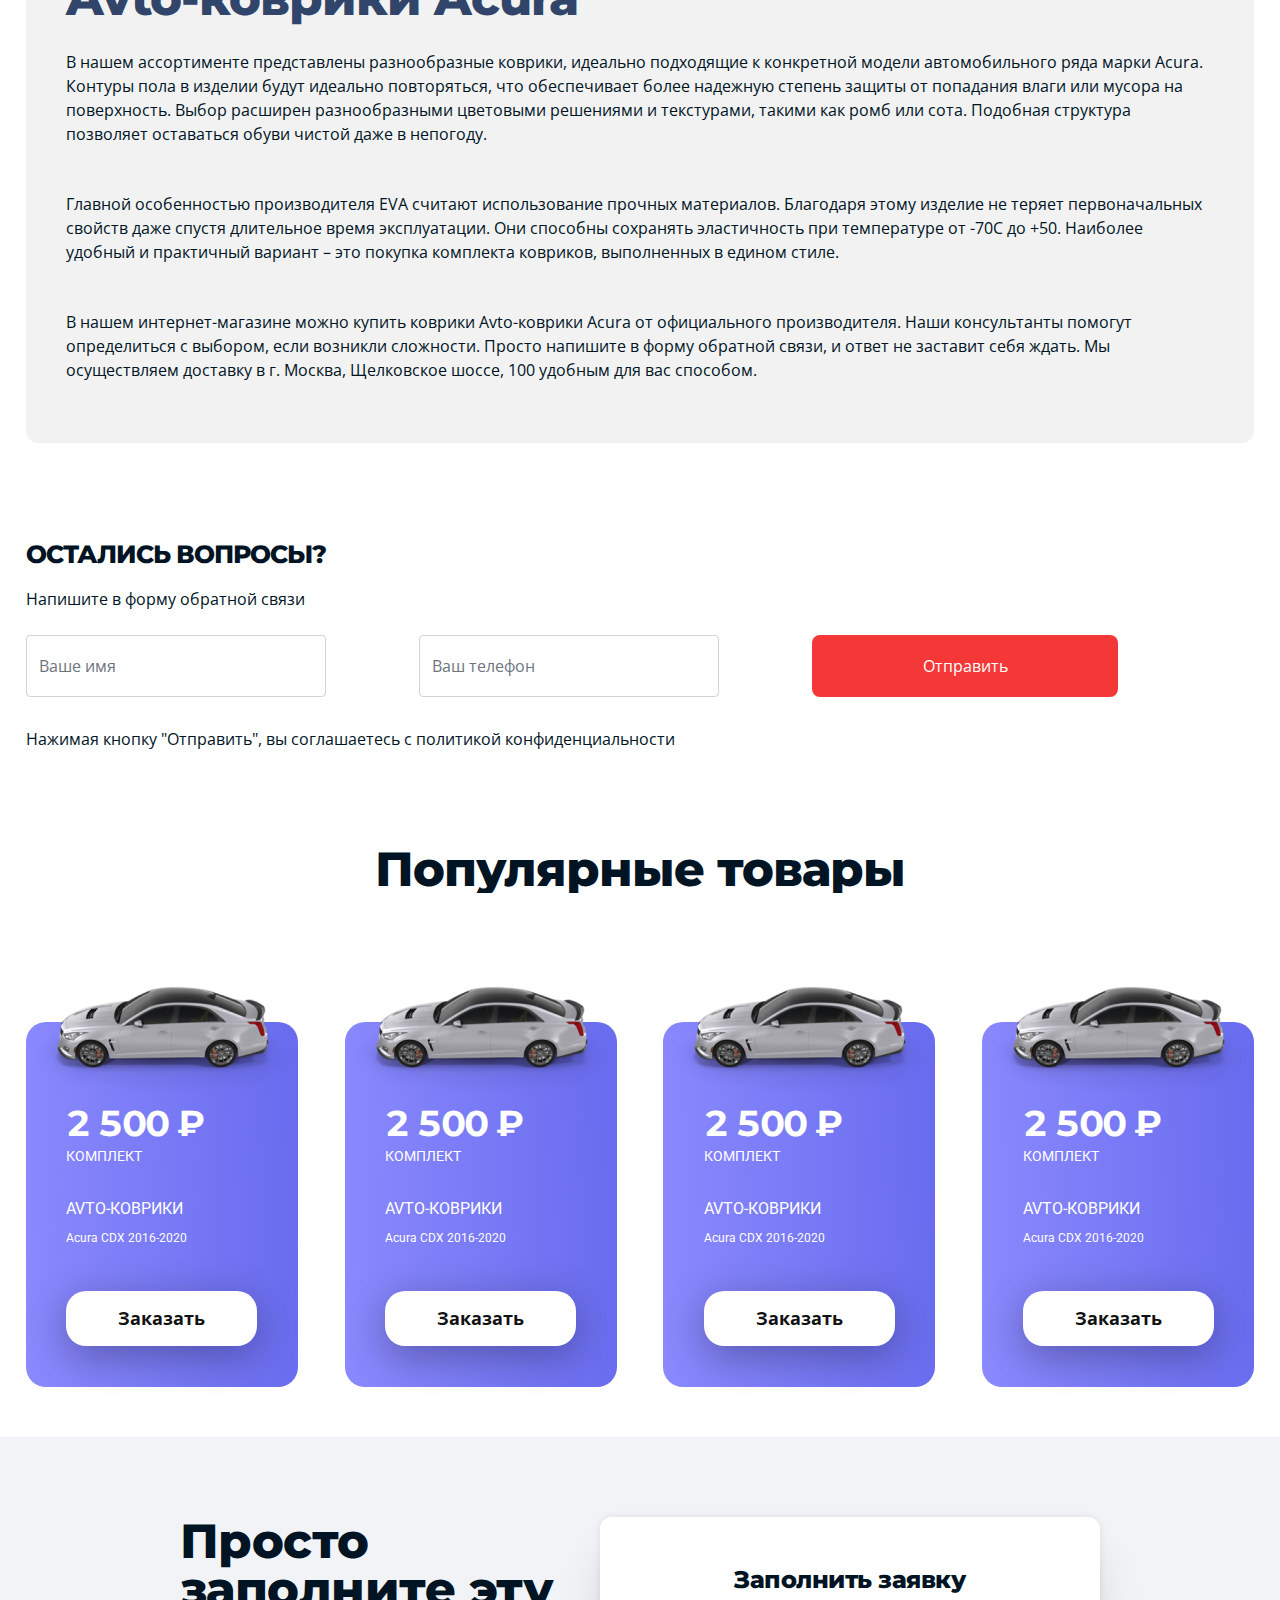
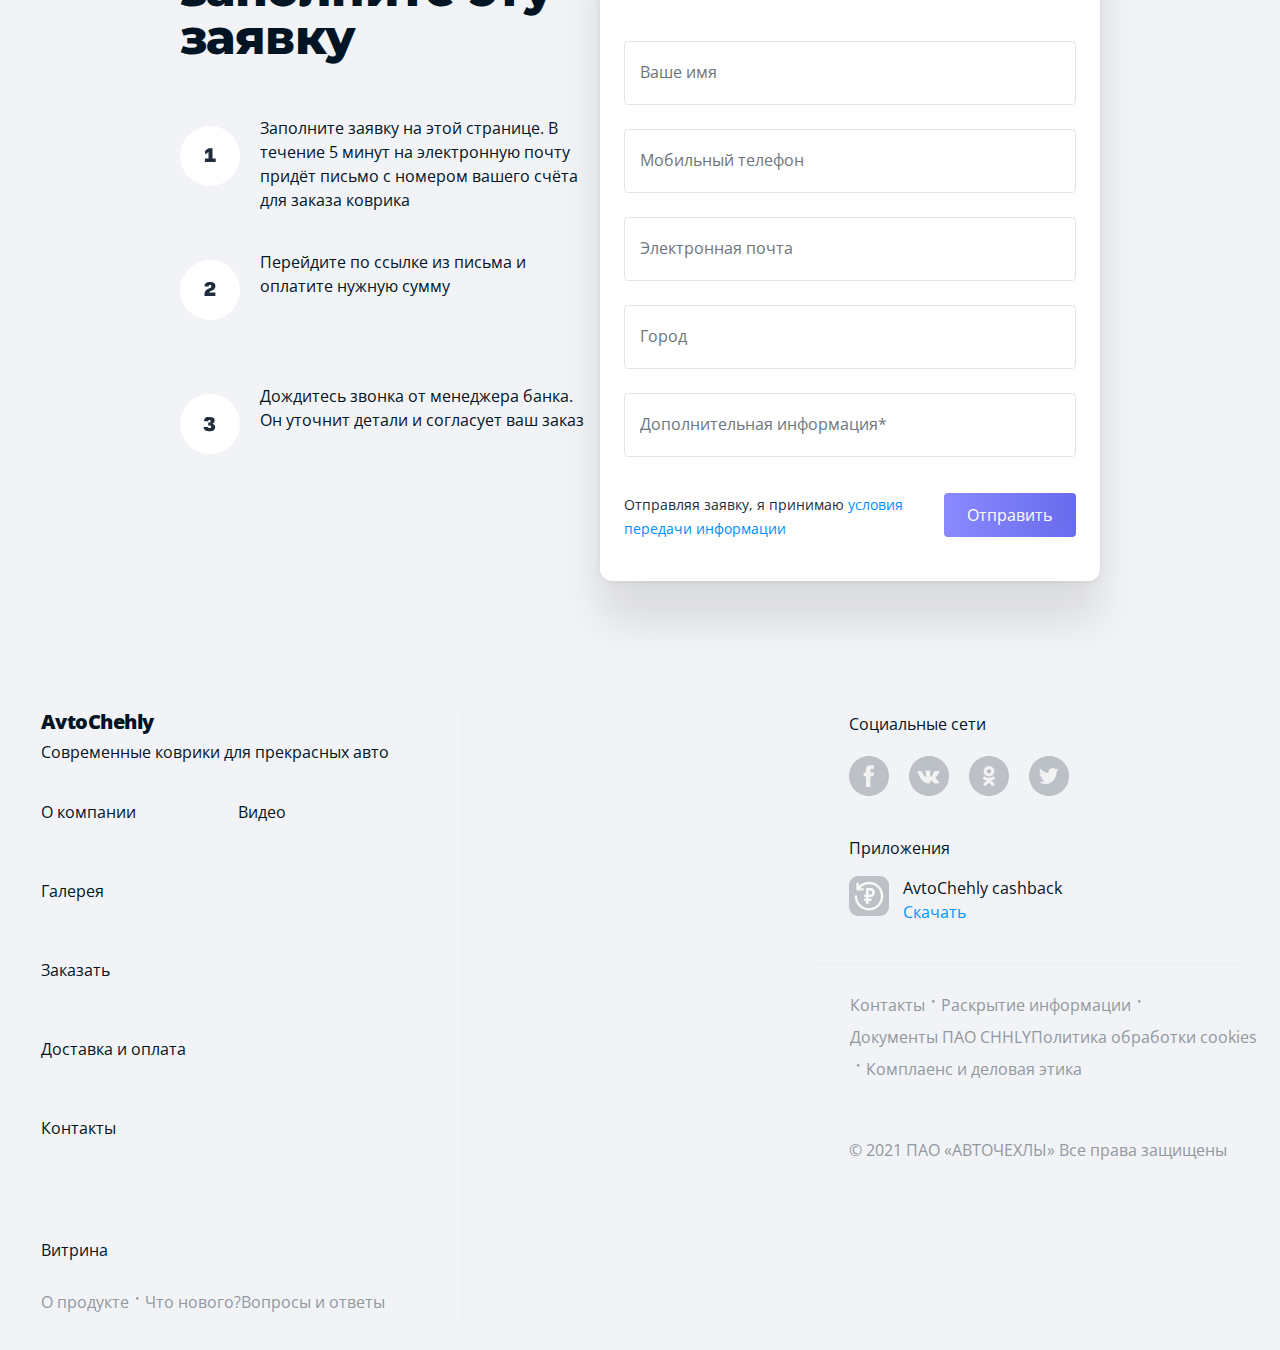
<file: card.html>
<!DOCTYPE html>
<html lang="ru">
<head>
    <meta charset="UTF-8">
    <meta name="viewport" content="width=device-width, initial-scale=1.0">
    <title></title>
    <link rel="stylesheet" href="https://stackpath.bootstrapcdn.com/bootstrap/4.3.1/css/bootstrap.min.css" integrity="sha384-ggOyR0iXCbMQv3Xipma34MD+dH/1fQ784/j6cY/iJTQUOhcWr7x9JvoRxT2MZw1T" crossorigin="anonymous">
    <link rel="stylesheet" href="styles/slyle.css">
</head>
<body>
    <div id="root">
        <div class="w-100">
            <div class="top d-flex mx-auto justify-content-start">
                <div class="d-flex align-items-center top__item">
                    <img class="top__icon" src="./images/car.svg" alt="car"/>
                    <a class="top__Link" href="#">Доставка и оплата</a>
                </div>
                <div class="d-flex align-items-center top__item">
                <img class="top__icon" src="./images/map.svg" alt="map"/>
                    <a class="top__Link" href="#">г. Набережные Челны, Машиностроительная ул., 91</a>
                </div>
                
                <button type="button" class="btn btn__wrapper"><div class="btn__gradient"></div><p class="btn__text">Заказать звонок</p></button>
                
            </div>
            <div class="main__section main__section_short d-flex mx-auto">
                <nav class="navbar navbar-expand-lg">
                    <div class="container menu__container flex-wrap">
                        <a class="navbar-brand" href="#">
                            <img src="./images/logo.png" class="d-inline-block algin-center" alt="logo" />
                        </a>
                        
                        <form class="search__form ">
                            <input type="text" placeholder="Поиск по модели авто" class="search__input" />
                            <img src="./images/search.svg" class="search__icon d-inline-block algin-center" alt="search" />
                        </form>
                        <div class="nav__contacts d-flex flex-column">
                            <a class="conctact__text" href="tel:+78552409167">8 (8552) 40-91-67</a>
                            <a class="conctact__text" href="tel:+78552409166">+7 (8552) 40-91-66</a>
                        </div>
                        <button class="navbar-toggler" type="button" data-toggle="collapse" data-target="#navbarNavDropdown" aria-controls="navbarNavDropdown" aria-expanded="false" aria-label="Toggle navigation">
                            <span class="navbar-toggler-icon"></span>
                        </button>
                      

                        <div class="collapse__card collapse navbar-collapse" id="navbarNavDropdown"  id="navbarNavDropdown">
                            <ul class="menu navbar-nav mr-auto">
                                <li class="nav-item menu__link active">
                                    <a class="nav-link dropdown-toggle menu__link" href="./all_marks.html">Модельный ряд</a>   
                                </li>
                                <li class="nav-item">
                                    <a class="nav-link menu__link" href="#">О компании</a>
                                </li>
                                <li class="nav-item">
                                    <a class="nav-link menu__link" href="#">Галерея</a>
                                </li>
                                <li class="nav-item">
                                    <a class="nav-link menu__link" href="#">Доставка и оплата</a>
                                </li>
                                <li class="nav-item">
                                    <a class="nav-link menu__link" href="#">Контакты</a>
                                </li>
                            </ul>
            
                               
                        </div>

                    </div>
                    
                </nav>
              
            </div>
            <section class="d-flex w-100 justify-content-center breadcrumb__section">
                <div class="breadcrumb__wrapper">
                    <nav aria-label="breadcrumb">
                        <ol class="breadcrumb">
                          <li class="breadcrumb-item"><a href="#">Главная</a></li>
                          <li class="breadcrumb-item"><a href="#">коврики для авто</a></li>
                          <li class="breadcrumb-item active" aria-current="page">ACURA</li>
                          <li class="breadcrumb-item active" aria-current="page">Acura CDX 2016-2020</li>
                        </ol>
                      </nav>
                </div>
            </section>

           
            <section class="d-flex w-100 justify-content-center">
                <div class="row justify-content-center assortment">
                    <h3 class="main__title main__title_assortment main__title_card">Acura CDX 2016-2020</h3>
                    <p class="assortment__text assortment__text_card">Качественную защиту салона от влаги, пыли и грязи обеспечат <span class="assortment__text assortment__text_span">Avto-коврики на Acura CDX 2016-2020</span>. С ними транспортное средство будет выглядеть опрятно и ухоженно.</p>
                    <form class="order__form"> 
                        
                        <div class="form-row form-row__card justify-content-between">
                    <div class="col">
                        <img src="./images/Gallery.png" fluid />
                        <div class="row w-100 model__description">
                            <div class="description__list list-group list-group-horizontal" id="list-tab-more" role="tablist">
                                <a class="description__list description__list_item list-group-item list-group-item-action active" id="list-description-list" data-toggle="list" href="#list-description" role="tab" aria-controls="description">ОПИСАНИЕ</a>
                                <a class="description__list description__list_item list-group-item list-group-item-action" id="list-photo-list" data-toggle="list" href="#list-characteristics" role="tab" aria-controls="photo">ХАРАКТЕРИСТИКИ</a>
                            </div>
                            <div class="tab-content w-100" id="nav-tabContent">
                                <div class="tab-pane fade show active" id="list-description" role="tabpanel" aria-labelledby="list-description-list">
                                    <p>Автомобильные коврики станут одной из лучших покупок за последнее время. Это обусловлено высоким качеством и потрясающими свойствами аксессуаров. Уход и чистка салона будет выполняться гораздо быстрее, нежели раньше. Изделия предназначаются для использования в осенне-весенний период. Вы можете забыть о размокших ковриках, которые уже давно не выполняют своих функций. Пора выбрать современное решение, которое полностью изменит ваше представление о подобных аксессуарах.

                                    </p>
                                </div>
                                <div class="tab-pane fade" id="list-characteristics" role="tabpanel" aria-labelledby="list-characteristics-list">
                                    <p>Здесь пока ничего нет</p>
                                </div>
                            </div>
                        </div>
                    </div>
    
    
                     <div class="choose__bg choose__bg_card col">
    
                            <div class="row">
                              <div class="list-group list-group-horizontal" id="list-tab" role="tablist">
    
                                
                                <a class="list-group-item list-group-item-action active" id="list-rhombuses-list" data-toggle="list" href="#list-rhombuses" role="tab" aria-controls="rhombuses">
                                    <div class="d-flex choose__item">
                                        <img src="./images/rhombuses.png" class="choose__material" />
                                    </div>
                                </a>
                                <a class="list-group-item list-group-item-action" id="list-honeycomb-list" data-toggle="list" href="#list-honeycomb" role="tab" aria-controls="honeycomb">
                                    <div class="d-flex choose__item">
                                        <img src="./images/honeycomb.png" class="choose__material" />
                                    </div>
                                </a>
    
                                <div class="d-flex w-100 justify-content-between list-group__options">
                                     <p class="choose__text text-center">Ромб</p>
                                    <p class="choose__text text-center">Сота</p>
                                </div>
                              </div>
                            </div>
                            <div class="row">
                              <div class="tab-content" id="nav-tabContent">
                                <div class="tab-pane fade show active" id="list-rhombuses" role="tabpanel" aria-labelledby="list-rhombuses-list">
                                    <div class="choose__color col">
                                        <p class="choose__text">цвет материала</p>
                                        
                                            <div class="d-flex flex-wrap choose__list" id="rhombuses-material-color">
                                                <div class="form-check form-check-inline choose__sm">
                                                    <input class="form-check-input" type="radio" name="materialColor" id="rhombuses-material-color-1" value="rhombuses-material-color-1" aria-label="...">  
                                                    
                                                </div>
                                                <div class="form-check form-check-inline choose__sm">
                                                    <input class="form-check-input" type="radio" name="materialColor" id="rhombuses-material-color-2" value="rhombuses-material-color-2" aria-label="...">
                                                </div>
                                                <div class="form-check form-check-inline choose__sm">
                                                    <input class="form-check-input" type="radio" name="materialColor" id="rhombuses-material-color-3" value="rhombuses-material-color-3" aria-label="...">
                                                </div>
                                                <div class="form-check form-check-inline choose__sm">
                                                    <input class="form-check-input" type="radio" name="materialColor" id="rhombuses-material-color-4" value="rhombuses-material-color-4" aria-label="...">
                                                </div>
                                                <div class="form-check form-check-inline choose__sm">
                                                    <input class="form-check-input" type="radio" name="materialColor" id="rhombuses-material-color-5" value="rhombuses-material-color-5" aria-label="...">
                                                </div>
                                                <div class="form-check form-check-inline choose__sm">
                                                    <input class="form-check-input" type="radio" name="materialColor" id="rhombuses-material-color-6" value="rhombuses-material-color-6" aria-label="...">   
                                                </div>
                                                <div class="form-check form-check-inline choose__sm">
                                                    <input class="form-check-input" type="radio" name="materialColor" id="rhombuses-material-color-7" value="rhombuses-material-color-7" aria-label="...">
                                                </div>
                                                <div class="form-check form-check-inline choose__sm">
                                                    <input class="form-check-input" type="radio" name="materialColor" id="rhombuses-material-color-8" value="rhombuses-material-color-8" aria-label="...">
                                                </div>
                                                <div class="form-check form-check-inline choose__sm">
                                                    <input class="form-check-input" type="radio" name="materialColor" id="rhombuses-material-color-9" value="rhombuses-material-color-9" aria-label="...">
                                                </div>
                                                <div class="form-check form-check-inline choose__sm">
                                                    <input class="form-check-input" type="radio" name="materialColor" id="rhombuses-material-color-10" value="rhombuses-material-color-10" aria-label="...">
                                                </div>
                                                <div class="form-check form-check-inline choose__sm">
                                                    <input class="form-check-input" type="radio" name="materialColor" id="rhombuses-material-color-11" value="rhombuses-material-color-11" aria-label="...">   
                                                </div>
                                                <div class="form-check form-check-inline choose__sm">
                                                    <input class="form-check-input" type="radio" name="materialColor" id="rhombuses-material-color-12" value="rhombuses-material-color-12" aria-label="...">
                                                </div>
                                                <div class="form-check form-check-inline choose__sm">
                                                    <input class="form-check-input" type="radio" name="materialColor" id="rhombuses-material-color-13" value="rhombuses-material-color-13" aria-label="...">
                                                </div>
                                                <div class="form-check form-check-inline choose__sm">
                                                    <input class="form-check-input" type="radio" name="materialColor" id="rhombuses-material-color-14" value="rhombuses-material-color-14" aria-label="...">
                                                </div>
                                                
    
                                            </div>
                                      
                    
                                     </div>
                 
                                     <div class="choose__color col" >
                                        <p class="choose__text">цвет окантовки</p>
                                        <div class="d-flex flex-wrap choose__list" id="rhombuses-border-color">
                                            <div class="form-check form-check-inline choose__sm">
                                                <input class="form-check-input" type="radio" name="borderColor" id="rhombuses-border-color-1" value="rhombuses-border-color-1" aria-label="...">
                                                
                                            </div>
                                            <div class="form-check form-check-inline choose__sm">
                                                <input class="form-check-input" type="radio" name="borderColor" id="rhombuses-border-color-2" value="rhombuses-border-color-2" aria-label="...">
                                            </div>
                                            <div class="form-check form-check-inline choose__sm">
                                                <input class="form-check-input" type="radio" name="borderColor" id="rhombuses-border-color-3" value="rhombuses-border-color-3" aria-label="...">
                                            </div>
                                            <div class="form-check form-check-inline choose__sm">
                                                <input class="form-check-input" type="radio" name="borderColor" id="rhombuses-border-color-4" value="rhombuses-border-color-4" aria-label="...">
                                                
                                            </div>
                                            <div class="form-check form-check-inline choose__sm">
                                                <input class="form-check-input" type="radio" name="borderColor" id="rhombuses-border-color-5" value="rhombuses-border-color-5" aria-label="...">
                                            </div>
                                            <div class="form-check form-check-inline choose__sm">
                                                <input class="form-check-input" type="radio" name="borderColor" id="rhombuses-border-color-6" value="rhombuses-border-color-6" aria-label="...">
                                            </div>
                                            <div class="form-check form-check-inline choose__sm">
                                                <input class="form-check-input" type="radio" name="borderColor" id="rhombuses-border-color-7" value="rhombuses-border-color-7" aria-label="...">
                                                
                                            </div>
                                            <div class="form-check form-check-inline choose__sm">
                                                <input class="form-check-input" type="radio" name="borderColor" id="rhombuses-border-color-8" value="rhombuses-border-color-8" aria-label="...">
                                            </div>
                                            <div class="form-check form-check-inline choose__sm">
                                                <input class="form-check-input" type="radio" name="borderColor" id="rhombuses-border-color-9" value="rhombuses-border-color-9" aria-label="...">
                                            </div>
                                            <div class="form-check form-check-inline choose__sm">
                                                <input class="form-check-input" type="radio" name="borderColor" id="rhombuses-border-color-10" value="rhombuses-border-color-10" aria-label="...">
                                                
                                            </div>
                                            <div class="form-check form-check-inline choose__sm">
                                                <input class="form-check-input" type="radio" name="borderColor" id="rhombuses-border-color-11" value="rhombuses-border-color-11" aria-label="...">
                                            </div>
                                            <div class="form-check form-check-inline choose__sm">
                                                <input class="form-check-input" type="radio" name="borderColor" id="rhombuses-border-color-12" value="rhombuses-border-color-12" aria-label="...">
                                            </div>
                                            <div class="form-check form-check-inline choose__sm">
                                                <input class="form-check-input" type="radio" name="borderColor" id="rhombuses-border-color-13" value="rhombuses-border-color-13" aria-label="...">
                                                
                                            </div>
                                            <div class="form-check form-check-inline choose__sm">
                                                <input class="form-check-input" type="radio" name="borderColor" id="rhombuses-border-color-14" value="rhombuses-border-color-14" aria-label="...">
                                            </div>
                                            <div class="form-check form-check-inline choose__sm">
                                                <input class="form-check-input" type="radio" name="borderColor" id="rhombuses-border-color-15" value="rhombuses-border-color-15" aria-label="...">
                                            </div>
                                            
                                       </div>
                                        
                      
                                    </div>
                                </div>
                                <div class="tab-pane fade" id="list-honeycomb" role="tabpanel" aria-labelledby="list-honeycomb-list">
                                    <div class="choose__color col">
                                        <p class="choose__text">цвет материала</p>
                                            <div class="d-flex flex-wrap choose__list" id="honeycomb-material-color">
                                                <div class="form-check form-check-inline choose__sm">
                                                    <input class="form-check-input" type="radio" name="materialColor" id="honeycomb-material-color-1" value="honeycomb-material-color-1" aria-label="...">   
                                                </div>
                                                <div class="form-check form-check-inline choose__sm">
                                                    <input class="form-check-input" type="radio" name="materialColor" id="honeycomb-material-color-2" value="honeycomb-material-color-2" aria-label="...">
                                                </div>
                                                <div class="form-check form-check-inline choose__sm">
                                                    <input class="form-check-input" type="radio" name="materialColor" id="honeycomb-material-color-3" value="honeycomb-material-color-3" aria-label="...">
                                                </div>
                                                <div class="form-check form-check-inline choose__sm">
                                                    <input class="form-check-input" type="radio" name="materialColor" id="honeycomb-material-color-4" value="honeycomb-material-color-4" aria-label="...">
                                                </div>
                                                <div class="form-check form-check-inline choose__sm">
                                                    <input class="form-check-input" type="radio" name="materialColor" id="honeycomb-material-color-5" value="honeycomb-material-color-5" aria-label="...">
                                                </div>
    
                                            </div>
                                       
                    
                                     </div>
                 
                                     <div class="choose__color col" >
                                        <p class="choose__text">цвет окантовки</p>
                                        <div class="d-flex flex-wrap choose__list" id="honeycomb-border-color">
                                            <div class="form-check form-check-inline choose__sm">
                                                <input class="form-check-input" type="radio" name="borderColor" id="honeycomb-border-color-1" value="honeycomb-border-color-1" aria-label="...">
                                                
                                            </div>
                                            <div class="form-check form-check-inline choose__sm">
                                                <input class="form-check-input" type="radio" name="borderColor" id="honeycomb-border-color-2" value="honeycomb-border-color-2" aria-label="...">
                                            </div>
                                            <div class="form-check form-check-inline choose__sm">
                                                <input class="form-check-input" type="radio" name="borderColor" id="honeycomb-border-color-3" value="honeycomb-border-color-3" aria-label="...">
                                            </div>
                                            <div class="form-check form-check-inline choose__sm">
                                                <input class="form-check-input" type="radio" name="borderColor" id="honeycomb-border-color-4" value="honeycomb-border-color-4" aria-label="...">
                                                
                                            </div>
                                            <div class="form-check form-check-inline choose__sm">
                                                <input class="form-check-input" type="radio" name="borderColor" id="honeycomb-border-color-5" value="honeycomb-border-color-5" aria-label="...">
                                            </div>
                                            <div class="form-check form-check-inline choose__sm">
                                                <input class="form-check-input" type="radio" name="borderColor" id="honeycomb-border-color-6" value="honeycomb-border-color-6" aria-label="...">
                                            </div>
                                            <div class="form-check form-check-inline choose__sm">
                                                <input class="form-check-input" type="radio" name="borderColor" id="honeycomb-border-color-7" value="honeycomb-border-color-7" aria-label="...">
                                                
                                            </div>
                                            <div class="form-check form-check-inline choose__sm">
                                                <input class="form-check-input" type="radio" name="borderColor" id="honeycomb-border-color-8" value="honeycomb-border-color-8" aria-label="...">
                                            </div>
                                            <div class="form-check form-check-inline choose__sm">
                                                <input class="form-check-input" type="radio" name="borderColor" id="honeycomb-border-color-9" value="honeycomb-border-color-9" aria-label="...">
                                            </div>
                                            <div class="form-check form-check-inline choose__sm">
                                                <input class="form-check-input" type="radio" name="borderColor" id="honeycomb-border-color-10" value="honeycomb-border-color-10" aria-label="...">
                                                
                                            </div>
                                            <div class="form-check form-check-inline choose__sm">
                                                <input class="form-check-input" type="radio" name="borderColor" id="honeycomb-border-color-11" value="honeycomb-border-color-11" aria-label="...">
                                            </div>
                                            <div class="form-check form-check-inline choose__sm">
                                                <input class="form-check-input" type="radio" name="borderColor" id="honeycomb-border-color-12" value="honeycomb-border-color-12" aria-label="...">
                                            </div>
                                            <div class="form-check form-check-inline choose__sm">
                                                <input class="form-check-input" type="radio" name="borderColor" id="honeycomb-border-color-13" value="honeycomb-border-color-13" aria-label="...">
                                                
                                            </div>
                                            <div class="form-check form-check-inline choose__sm">
                                                <input class="form-check-input" type="radio" name="borderColor" id="honeycomb-border-color-14" value="honeycomb-border-color-14" aria-label="...">
                                            </div>
                                            <div class="form-check form-check-inline choose__sm">
                                                <input class="form-check-input" type="radio" name="borderColor" id="honeycomb-border-color-15" value="honeycomb-border-color-15" aria-label="...">
                                            </div>
                                            
                                       </div>
                      
                                    </div>
                                </div>
                                
                              </div>
                            </div>
                  
                         
     
                        <div class="additionally d-flex justify-content-between">
                            <div class="form-check__froup">
                                <div class="d-flex form-check additionally__check">
                                        <input class="form-check-input checkbox" type="checkbox" id="shildik" value="shildik" checked>
                                        <label class="form-check-label" for="shildik">
                                            ШИЛЬДИК
                                        </label>
    
                                    </div>
                                    <div class="d-flex">
                                        <button class="add__btn" id="shildik+"></button>
                                        <p class="add__text" id="shildik-amount">150 ₽</p>
                                        <button class="add__btn" id="shildik-"></button>
                                    </div>
                            </div>
    
                            <div class="d-flex form-check additionally__check">
                                <input class="form-check-input checkbox" type="checkbox" id="jumper" value="jumper">
                                <label class="form-check-label" for="jumper">
                                    ПЕРЕМЫЧКА
                                </label>
                            </div>
    
                           
                            
                        </div>
     
                        
     
    
                        <div class="form-group choose_avto" >
                            <div class="d-flex form-check additionally__check">
                                <input class="form-check-input checkbox" type="checkbox" id="thrust-bearing" value="thrust bearing">
                                <label class="form-check-label" for="defaultCheck1">
                                    подпятник
                                </label>
                            </div>
                            <div class="d-flex ">
                                <p class="add__text" id="thrust-bearing-amount">500 ₽</p>
                            </div>
                        </div>
     
                        <div class="d-flex result result__main">
                            <div class="col">
                                <p class="price__text price__text_lg">Комплект ковриков</p>
                                <p class="price__title result__title" id="order-amount">2 500 ₽</p>
                                <p class="price__text">сумма заказа</p>
                                <p class="price__text price__text_collapse">
                                    <u><a class="price__text" data-toggle="collapse" href="#collapseExample" role="button" aria-expanded="false" aria-controls="collapseExample">
                                        Купить по отдельности
                                      </a></u>
                                </p>
                                
                            </div>
                             
                            <div class="col d-flex justify-content-end">
                                 <button type="submit" class="main__btn" id="buy__btn">КУПИТЬ</button>
                            </div>
                        </div>

                        <div class="d-flex result">
                            <div class="collapse more" id="collapseExample">
                                    <div class="form-check__froup">
                                        <div class="form-group choose_avto d-flex">
                                            <div class="d-flex form-check additionally__check">
                                                <input class="form-check-input checkbox" type="checkbox" id="driver" value="driver">
                                                <label class="form-check-label" for="driver">
                                                    Водительский коврик
                                                </label>
                                            </div>
                                            <div class="d-flex ">
                                                <p class="add__text add__text_collapse" id="driver-amount">820 ₽</p>
                                            </div>
                                        </div>
                                        <div class="form-group choose_avto d-flex">
                                            <div class="d-flex form-check additionally__check">
                                                <input class="form-check-input checkbox" type="checkbox" id="passenger" value="passenger">
                                                <label class="form-check-label" for="passenger">
                                                    Пассажирский коврик
                                                </label>
                                            </div>
                                            <div class="d-flex ">
                                                <p class="add__text add__text_collapse" id="passenger-amount">820 ₽</p>
                                            </div>
                                        </div>
                                        <div class="form-group choose_avto d-flex">
                                            <div class="d-flex form-check additionally__check">
                                                <input class="form-check-input checkbox" type="checkbox" id="back" value="back">
                                                <label class="form-check-label" for="back">
                                                    Комплект задних ковриков
                                                </label>
                                            </div>
                                            <div class="d-flex ">
                                                <p class="add__text add__text_collapse" id="back-amount">820 ₽</p>
                                            </div>
                                        </div>
                                    </div>
                                
                            </div>
                            
                        </div>
                       

     
                        </div>
                    </div>
                    </form>

                    <div class="row justify-content-center">
                        
                        <div class="col assortment__col assortment__col_card">
                            <div class="about__wrapper about__wrapper_card">
                                <h3 class="main__title main__title_about">Avto-коврики Acura</h3>
                                <p class="about__text">В нашем ассортименте представлены разнообразные коврики, идеально подходящие к конкретной модели автомобильного ряда марки Acura. Контуры пола в изделии будут идеально повторяться, что обеспечивает более надежную степень защиты от попадания влаги или мусора на поверхность. Выбор расширен разнообразными цветовыми решениями и текстурами, такими как ромб или сота. Подобная структура позволяет оставаться обуви чистой даже в непогоду.</p>

                                <p class="about__text">Главной особенностью производителя EVA считают использование прочных материалов. Благодаря этому изделие не теряет первоначальных свойств даже спустя длительное время эксплуатации. Они способны сохранять эластичность при температуре от -70C до +50. Наиболее удобный и практичный вариант – это покупка комплекта ковриков, выполненных в едином стиле.</p>
                                    
                                <p class="about__text">В нашем интернет-магазине можно купить коврики Avto-коврики Acura от официального производителя. Наши консультанты помогут определиться с выбором, если возникли сложности. Просто напишите в форму обратной связи, и ответ не заставит себя ждать. Мы осуществляем доставку в г. Москва, Щелковское шоссе, 100 удобным для вас способом.</p>
                            </div>

                           
                                <div class="not-found__wrapper">
                                    <h3 class="main__title main__title_gray main__title_upper">Остались вопросы?</h3>
                                    <p>Напишите в форму обратной связи</p>
                                    <div class="row not-found__row flex-nowrap">
                                        <div class="col not-found__col">
                                            <input type="text" class="form-control not-found__input" placeholder="Ваше имя" aria-label="First name">
                                        </div>
                                        <div class="col not-found__col">
                                            <input type="text" class="form-control not-found__input" placeholder="Ваш телефон" aria-label="Last name">
                                        </div>
                                        <div class="col not-found__col">
                                            <button type="submit" class="btn main__btn main__btn_not-found">Отправить</button>
                                        </div>
                                    </div>
                                    <p class="send__text">Нажимая кнопку "Отправить", вы соглашаетесь с политикой конфиденциальности</p>
                                </div>
                            

                            <div class="d-flex justify-content-between flex-wrap">

                                <h3 class="main__title main__title_gray text-center w-100">Популярные товары</h3>
                                <div class="card card__col d-flex justify-content-end" >
                                    <img class="card-img-top card__img" src="./images/Car.png" alt="pic1" />
                                    <div class="card-body card__body">
                                        <h5 class="card-title price__title price__title_light">2 500 ₽</h5>
                                        <p class="card-text price__subtitle">КОМПЛЕКТ</p>
                                        <p class="card-text price__subtitle price__subtitle_l">Avto-Коврики</p>
                                        <p class="card-text price__subtitle price__subtitle_s">Acura CDX 2016-2020</p>
                                        <a role="button" class="btn card__btn" href="./card.html">Заказать</a>
                                    </div>
                                </div>
                                
                                <div class="card card__col d-flex justify-content-end" >
                                    <img class="card-img-top card__img" src="./images/Car.png" alt="pic1" />
                                    <div class="card-body card__body">
                                        <h5 class="card-title price__title price__title_light">2 500 ₽</h5>
                                        <p class="card-text price__subtitle">КОМПЛЕКТ</p>
                                        <p class="card-text price__subtitle price__subtitle_l">Avto-Коврики</p>
                                        <p class="card-text price__subtitle price__subtitle_s">Acura CDX 2016-2020</p>
                                        <a role="button" class="btn card__btn" href="./card.html">Заказать</a>
                                    </div>
                                </div>
                        
                                <div class="card card__col d-flex justify-content-end" >
                                    <img class="card-img-top card__img" src="./images/Car.png" alt="pic1" />
                                    <div class="card-body card__body">
                                        <h5 class="card-title price__title price__title_light">2 500 ₽</h5>
                                        <p class="card-text price__subtitle">КОМПЛЕКТ</p>
                                        <p class="card-text price__subtitle price__subtitle_l">Avto-Коврики</p>
                                        <p class="card-text price__subtitle price__subtitle_s">Acura CDX 2016-2020</p>
                                        <a role="button" class="btn card__btn" href="./card.html">Заказать</a>
                                    </div>
                                </div>
                                <div class="card card__col d-flex justify-content-end" >
                                    <img class="card-img-top card__img" src="./images/Car.png" alt="pic1" />
                                    <div class="card-body card__body">
                                        <h5 class="card-title price__title price__title_light">2 500 ₽</h5>
                                        <p class="card-text price__subtitle">КОМПЛЕКТ</p>
                                        <p class="card-text price__subtitle price__subtitle_l">Avto-Коврики</p>
                                        <p class="card-text price__subtitle price__subtitle_s">Acura CDX 2016-2020</p>
                                        <a role="button" class="btn card__btn" href="./card.html">Заказать</a>
                                    </div>
                                </div>
                            </div>
                            
                        </div>




                        <!-- <div id="popular__carousel" class="carousel slide" data-ride="carousel" interval={null} fade={true} wrap={false}>
                            <div class="carousel-inner">
                                <div class="carousel-item active d-flex justify-content-between">
                                    <div class="card card__col d-flex justify-content-end" >
                                        <img class="card-img-top card__img" src="./images/Car.png" alt="pic1" />
                                        <div class="card-body card__body">
                                            <h5 class="card-title price__title price__title_light">2 500 ₽</h5>
                                            <p class="card-text price__subtitle">КОМПЛЕКТ</p>
                                            <p class="card-text price__subtitle price__subtitle_l">Avto-Коврики</p>
                                            <p class="card-text price__subtitle price__subtitle_s">Acura CDX 2016-2020</p>
                                            <button class="card__btn">Заказать</button>
                                        </div>
                                    </div>
                                    
                                    <div class="card card__col d-flex justify-content-end" >
                                        <img class="card-img-top card__img" src="./images/Car.png" alt="pic1" />
                                        <div class="card-body card__body">
                                            <h5 class="card-title price__title price__title_light">2 500 ₽</h5>
                                            <p class="card-text price__subtitle">КОМПЛЕКТ</p>
                                            <p class="card-text price__subtitle price__subtitle_l">Avto-Коврики</p>
                                            <p class="card-text price__subtitle price__subtitle_s">Acura CDX 2016-2020</p>
                                            <button class="card__btn">Заказать</button>
                                        </div>
                                    </div>
                            
                                    <div class="card card__col d-flex justify-content-end" >
                                        <img class="card-img-top card__img" src="./images/Car.png" alt="pic1" />
                                        <div class="card-body card__body">
                                            <h5 class="card-title price__title price__title_light">2 500 ₽</h5>
                                            <p class="card-text price__subtitle">КОМПЛЕКТ</p>
                                            <p class="card-text price__subtitle price__subtitle_l">Avto-Коврики</p>
                                            <p class="card-text price__subtitle price__subtitle_s">Acura CDX 2016-2020</p>
                                            <button class="card__btn">Заказать</button>
                                        </div>
                                    </div>
                                    <div class="card card__col d-flex justify-content-end" >
                                        <img class="card-img-top card__img" src="./images/Car.png" alt="pic1" />
                                        <div class="card-body card__body">
                                            <h5 class="card-title price__title price__title_light">2 500 ₽</h5>
                                            <p class="card-text price__subtitle">КОМПЛЕКТ</p>
                                            <p class="card-text price__subtitle price__subtitle_l">Avto-Коврики</p>
                                            <p class="card-text price__subtitle price__subtitle_s">Acura CDX 2016-2020</p>
                                            <button class="card__btn">Заказать</button>
                                        </div>
                                    </div>
                                </div>
                        </div>
                        <a class="carousel-control-prev" href="#carouselExampleControls" role="button" data-slide="prev">
                            <span class="carousel-control-prev-icon" aria-hidden="true"></span>
                            <span class="sr-only">Previous</span>
                          </a>
                        <a class="carousel-control-next" href="#carouselExampleControls" role="button" data-slide="next">
                            <span class="carousel-control-next-icon" aria-hidden="true"></span>
                            <span class="sr-only">Next</span>
                        </a>
                 
                        </div> -->
                    </div>
                     
                </div>
            </section>      
      

            <section  class="d-flex w-100 justify-content-center section__bg">
                <div class="application__row d-flex justify-content-between">
                    <div class="application__col col">
                             <h3 class="main__title main__title_gray main__title_application">Просто заполните эту заявку</h3>
                             <ul class="list-group application application__list">
                                <li class="list-group-item d-flex application__list application__list_item"><img class="application__icon" src="./images/item1.svg" alt="" /><p class="application__list application__list_text">Заполните заявку на этой странице. В течение 5 минут на электронную почту придёт письмо с номером вашего счёта для заказа коврика</p></li>
                                <li class="list-group-item d-flex application__list application__list_item"><img class="application__icon" src="./images/item2.svg" alt="" /><p class="application__list application__list_text">Перейдите по ссылке из письма и оплатите нужную сумму</p></li>
                                <li class="list-group-item d-flex application__list application__list_item"><img class="application__icon" src="./images/item3.svg" alt="" /><p class="application__list application__list_text">Дождитесь звонка от менеджера банка. Он уточнит детали и согласует ваш заказ</p></li>
                             </ul>
                             <div class="strip"></div>
                             <div class="strip"></div>
                    </div>
                    <div class="form__col col">
                        <h4 class="application__subtitle  text-center">Заполнить заявку</h4>
                        <form class="container__form">
                            <div class="form-group">
                                <input type="text" class="form__input form-control" placeholder="Ваше имя">
                            </div>
                            <div class="form-group">
                                <input type="text" class="form__input form-control" placeholder="Мобильный телефон">
                            </div>
                            <div class="form-group">
                                <input type="email" class="form__input form-control" placeholder="Электронная почта">
                            </div>
                            <div class="form-group">
                                <input type="text" class="form__input form-control" placeholder="Город">
                            </div>
                            <div class="form-group">
                                <input type="text" class="form__input form-control" placeholder="Дополнительная информация*">
                            </div>
                            <div class="d-flex form__accept justify-content-between">
                                <p class="form__accept form__accept_text">Отправляя заявку, я принимаю <span class="form__accept form__accept_text form__accept_span">условия передачи информации</span></p>
                                <button type="submit" class="btn main__btn main__btn_sm">Отправить</button>
                            </div>
                        </form>
                    </div>
                </div>  
            </section>

            <footer class="d-flex w-100 justify-content-center section__bg">    
                <div class="d-flex justify-content-between row row-cols-2 footer__row">
                    <div class="footer__col col">
                        <h4 class="footer__title">AvtoChehly</h4>
                        <p>Современные коврики для прекрасных авто</p>
                        <div class="d-flex footer__wrapper">
                            <ul class="list-group footer__list ">
                                <li class="list-group-item footer__list footer__item" action href="#link1">О компании</li>
                                <li class="list-group-item footer__list footer__item" action href="#link1">Галерея</li>
                                <li class="list-group-item footer__list footer__item" action href="#link1">Заказать</li>
                                <li class="list-group-item footer__list footer__item" action href="#link1">Доставка и оплата</li>
                                <li class="list-group-item footer__list footer__item" action href="#link1">Контакты</li>
                            </ul>
                            <ul class="list-group footer__list">
                                <li class="list-group-item footer__list footer__item" action href="#link1">Видео</li>
                            </ul>
                        </div>
                        <a href="#link1"><p>Витрина</p></a>
                        <div class="row footer__links footer__links_sm">
                            <a class="footer__text" href="#">О продукте</a>
                            <p>・</p>
                            <a class="footer__text" href="#">Что нового?</a>
                            <a class="footer__text" href="#"> Вопросы и ответы</a>
                        </div>
                      
                    </div>
                    <div class="footer__col col">
                        <div class="footer__app">
                            <p class="" >Социальные сети</p>
                            <div class="d-flex footer__app footer__app_links">
                                <a class="footer__social" href="#">
                                    <img class="img-fluid" src="./images/Facebook_in.svg" alt="computer"/>
                                </a>
                                <a class="footer__social" href="#">
                                    <img class="img-fluid" src="./images/VK_in.svg" alt="computer"/>
                                </a>
                                <a class="footer__social" href="#">
                                    <img class="img-fluid" src="./images/OK_in.svg" alt="computer"/>
                                </a>
                                <a class="footer__social" href="#">
                                    <img class="img-fluid" src="./images/Twitter_in.svg" alt="computer"/>
                                </a>
                                
                            </div> 
                            <p class="" >Приложения</p>
                            <div class="d-flex footer__app footer__app_links">
                                <a class="" href="#">
                                    <img class="img-fluid" src="./images/Cashback_in.svg" alt="computer"/>
                                </a>
                                <div class="cashback__col col">
                                    <p class="cashback__text" >AvtoChehly cashback</p>
                                    <a class="cashback__link" href="#">Скачать</a>
                                </div>
                            </div>   
                        </div>
                        <div class="row footer__links">
                            <a class="footer__text" href="#">Контакты</a>
                            <p>・</p>
                            <a class="footer__text" href="#">Раскрытие информации</a>
                            <p>・</p>
                            <a class="footer__text" href="#">Документы ПАО CHHLY</a>
                            <a class="footer__text" href="#">Политика обработки cookies</a>
                            <p>・</p>
                            <a class="footer__text" href="#">Комплаенс и деловая этика</a>
                            
                        </div>
                        <p class="footer__text copyright">&#169; 2021 ПАО «АВТОЧЕХЛЫ» Все права защищены</p>

                    </div>
                </div>
                
            </footer>

           
        </div>
    </div>


<script src="https://code.jquery.com/jquery-3.5.1.slim.min.js" integrity="sha384-DfXdz2htPH0lsSSs5nCTpuj/zy4C+OGpamoFVy38MVBnE+IbbVYUew+OrCXaRkfj" crossorigin="anonymous"></script>
<script src="https://cdn.jsdelivr.net/npm/popper.js@1.16.1/dist/umd/popper.min.js" integrity="sha384-9/reFTGAW83EW2RDu2S0VKaIzap3H66lZH81PoYlFhbGU+6BZp6G7niu735Sk7lN" crossorigin="anonymous"></script>
<script src="https://cdn.jsdelivr.net/npm/bootstrap@4.5.3/dist/js/bootstrap.min.js" integrity="sha384-w1Q4orYjBQndcko6MimVbzY0tgp4pWB4lZ7lr30WKz0vr/aWKhXdBNmNb5D92v7s" crossorigin="anonymous"></script>
<script src="./index.js"></script>
</body>
</html>
</file>
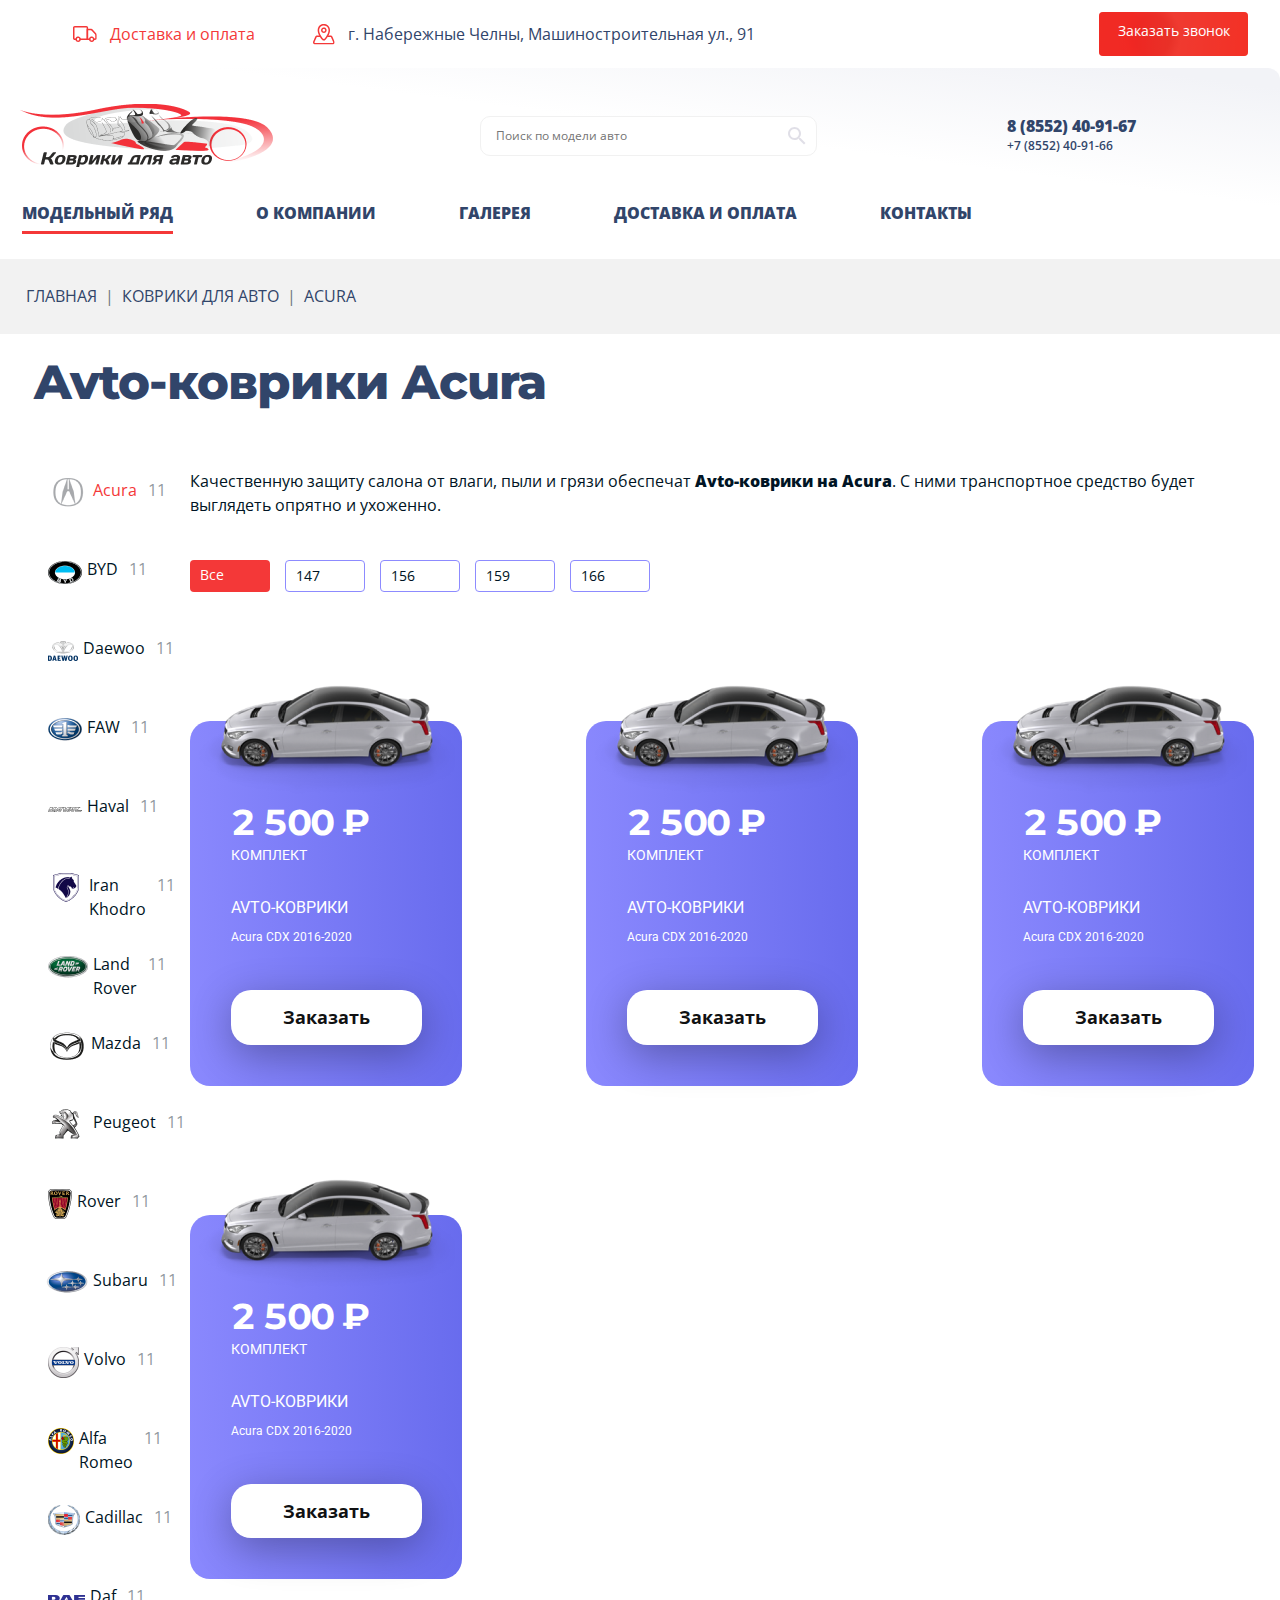
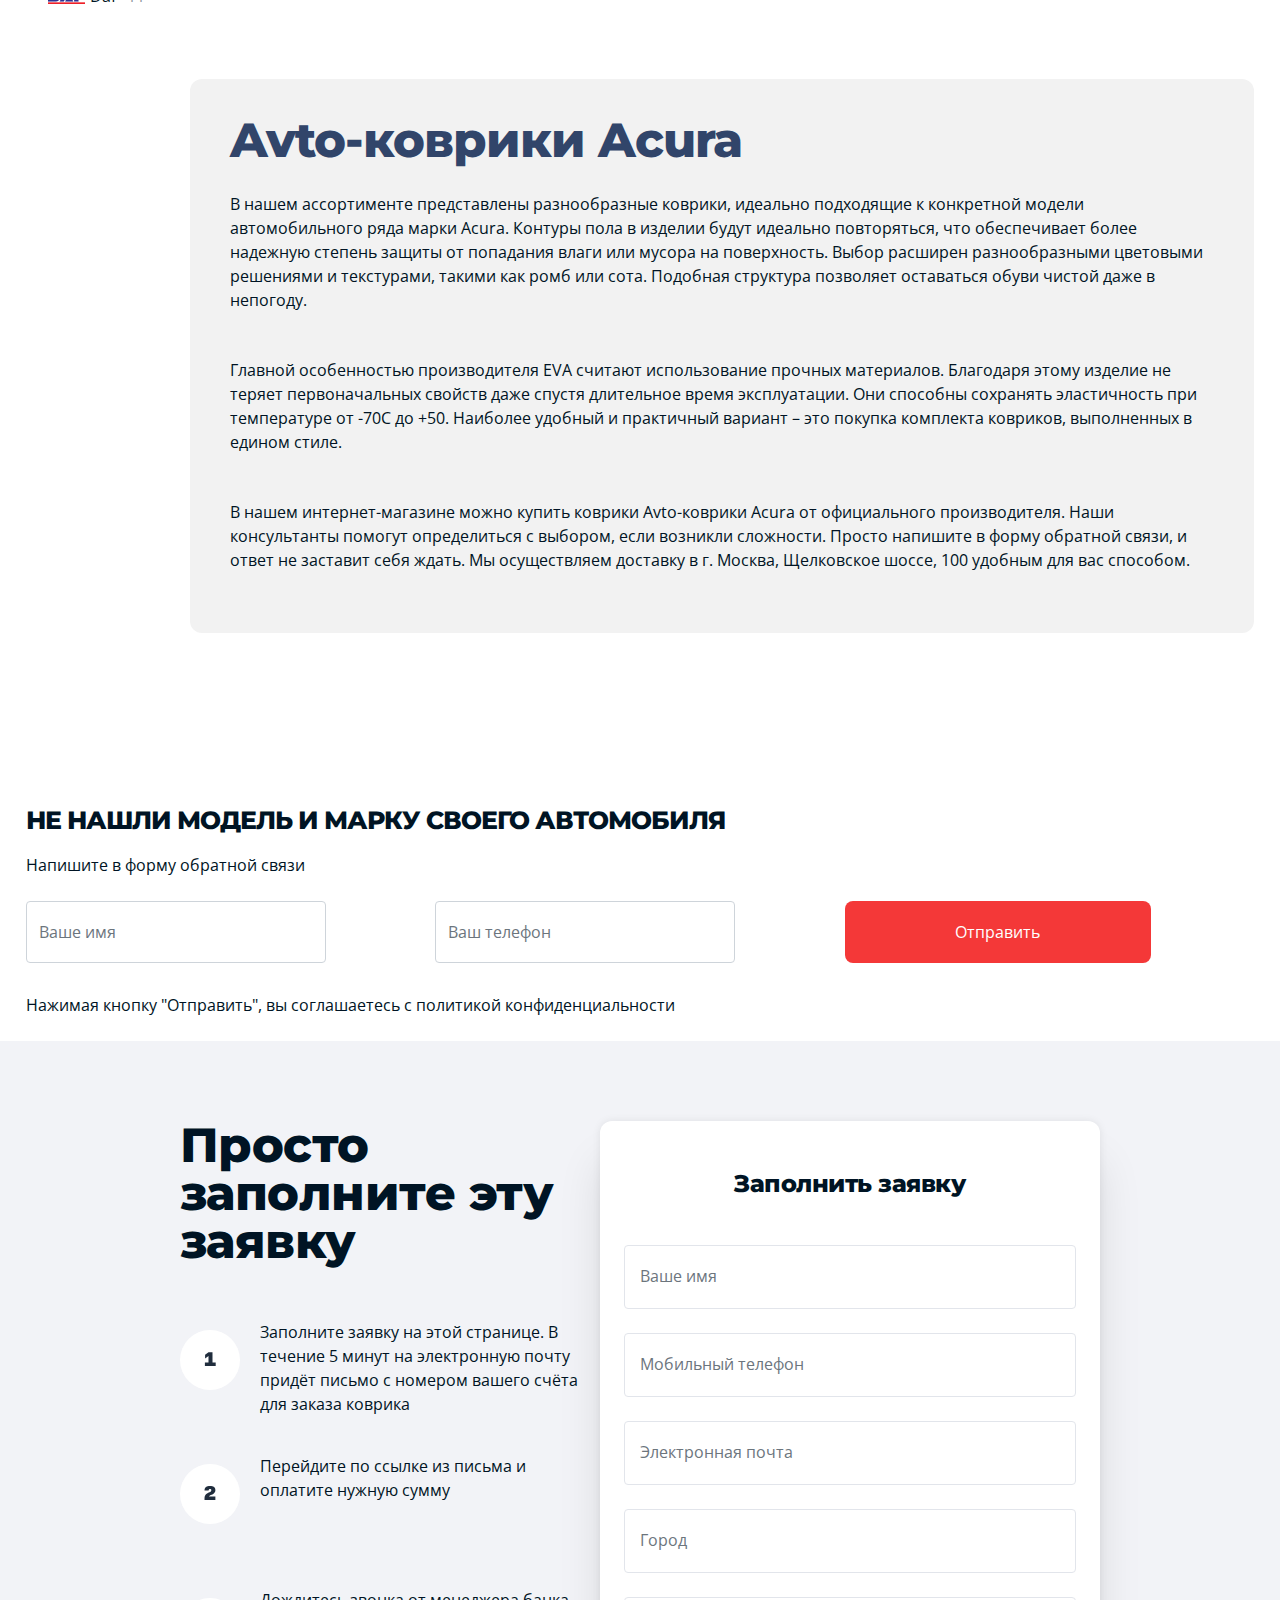
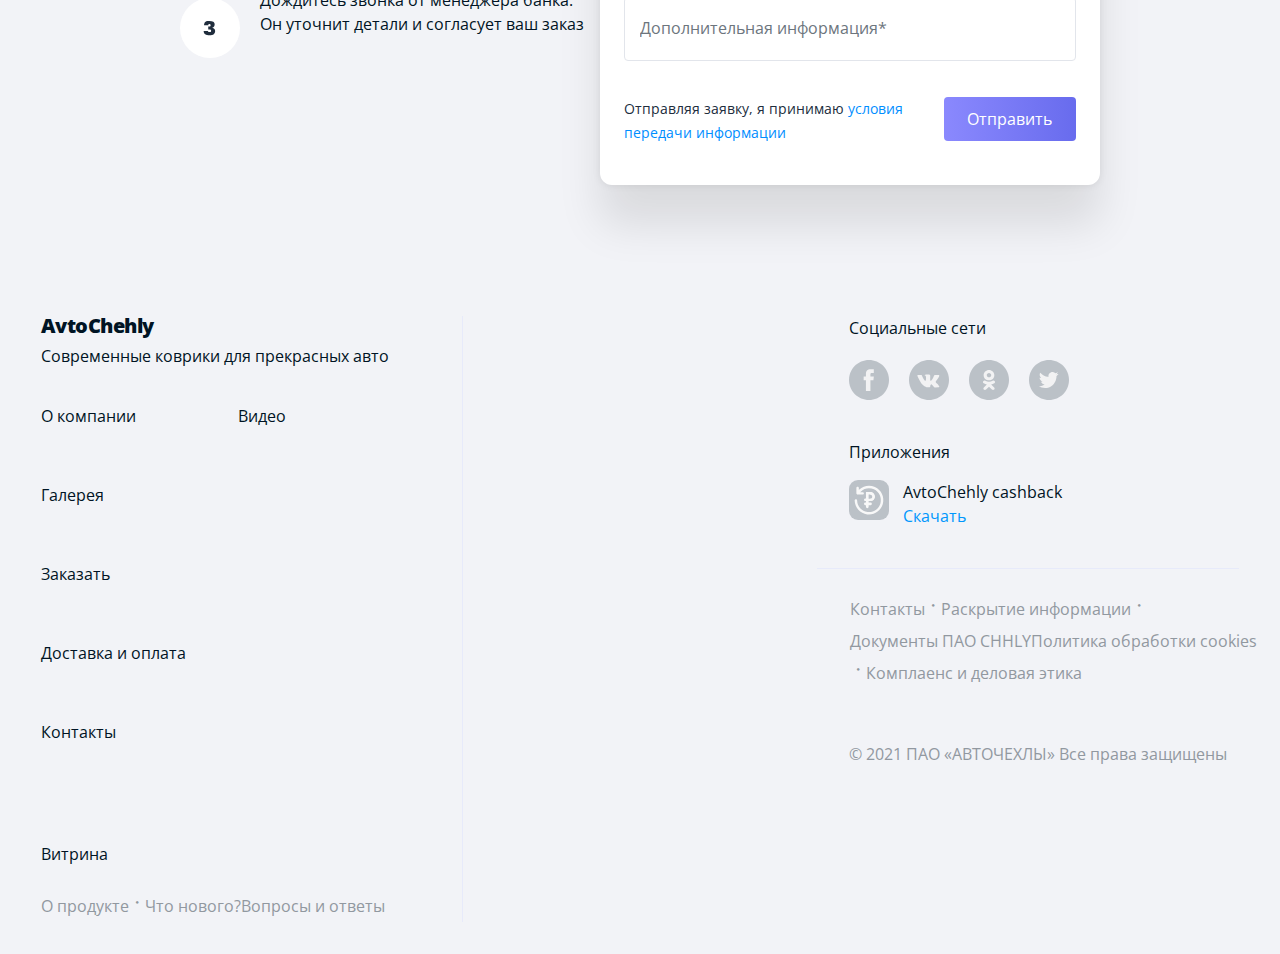
<file: mark.html>
<!DOCTYPE html>
<html lang="ru">
<head>
    <meta charset="UTF-8">
    <meta name="viewport" content="width=device-width, initial-scale=1.0">
    <title></title>
    <link rel="stylesheet" href="https://stackpath.bootstrapcdn.com/bootstrap/4.3.1/css/bootstrap.min.css" integrity="sha384-ggOyR0iXCbMQv3Xipma34MD+dH/1fQ784/j6cY/iJTQUOhcWr7x9JvoRxT2MZw1T" crossorigin="anonymous">
    <link rel="stylesheet" href="styles/slyle.css">
</head>
<body>
    <div id="root">
        <div class="w-100">
            <div class="top d-flex mx-auto justify-content-start">
                <div class="d-flex align-items-center top__item">
                    <img class="top__icon" src="./images/car.svg" alt="car"/>
                    <a class="top__Link" href="#">Доставка и оплата</a>
                </div>
                <div class="d-flex align-items-center top__item">
                <img class="top__icon" src="./images/map.svg" alt="map"/>
                    <a class="top__Link" href="#">г. Набережные Челны, Машиностроительная ул., 91</a>
                </div>
                
                <button type="button" class="btn btn__wrapper"><div class="btn__gradient"></div><p class="btn__text">Заказать звонок</p></button>
                
            </div>
            <div class="main__section main__section_short d-flex mx-auto">
                <nav class="navbar navbar-expand-lg">
                    <div class="container menu__container flex-wrap">
                        <a class="navbar-brand" href="#">
                            <img src="./images/logo.png" class="d-inline-block algin-center" alt="logo" />
                        </a>
                        
                        <form class="search__form ">
                            <input type="text" placeholder="Поиск по модели авто" class="search__input" />
                            <img src="./images/search.svg" class="search__icon d-inline-block algin-center" alt="search" />
                        </form>
                        <div class="nav__contacts d-flex flex-column">
                            <a class="conctact__text" href="tel:+78552409167">8 (8552) 40-91-67</a>
                            <a class="conctact__text" href="tel:+78552409166">+7 (8552) 40-91-66</a>
                        </div>
                        <button class="navbar-toggler" type="button" data-toggle="collapse" data-target="#navbarNavDropdown" aria-controls="navbarNavDropdown" aria-expanded="false" aria-label="Toggle navigation">
                            <span class="navbar-toggler-icon"></span>
                        </button>
                      

                        <div class="collapse__card collapse navbar-collapse" id="navbarNavDropdown">
                            <ul class="menu navbar-nav mr-auto">
                                <li class="nav-item menu__link active">
                                    <a class="nav-link dropdown-toggle menu__link" href="#">Модельный ряд</a>   
                                </li>
                                <li class="nav-item">
                                    <a class="nav-link menu__link" href="#">О компании</a>
                                </li>
                                <li class="nav-item">
                                    <a class="nav-link menu__link" href="#">Галерея</a>
                                </li>
                                <li class="nav-item">
                                    <a class="nav-link menu__link" href="#">Доставка и оплата</a>
                                </li>
                                <li class="nav-item">
                                    <a class="nav-link menu__link" href="#">Контакты</a>
                                </li>
                            </ul>
            
            
                               
                        </div>

                    </div>
                    
                </nav>
              
            </div>
            <section class="d-flex w-100 justify-content-center breadcrumb__section">
                <div class="breadcrumb__wrapper">
                    <nav aria-label="breadcrumb">
                        <ol class="breadcrumb">
                          <li class="breadcrumb-item"><a href="#">Главная</a></li>
                          <li class="breadcrumb-item"><a href="#">коврики для авто</a></li>
                          <li class="breadcrumb-item active" aria-current="page">ACURA</li>
                        </ol>
                      </nav>
                </div>
            </section>

           
            <section class="d-flex w-100 justify-content-center">
                <div class="row justify-content-center assortment">
                    <h3 class="main__title main__title_assortment">Avto-коврики Acura</h3>
                    
                    <div class="row justify-content-center">
                        <div class="col marks__col">
                            <ul class="list-group">
                                <li class="list-group-item d-flex">
                                    <div class="wrapper__icon d-flex justify-content-center align-items-center">
                                        <img class="mark__icon" src="./images/Acura.png" alt="mark-icon"/>
                                    </div>
                                    <a class="mark__link mark__link_active" href="#">Acura</a>
                                    <p class="mark__quantity">11</p>
                                </li>
                                <li class="list-group-item d-flex">
                                    <div class="wrapper__icon d-flex justify-content-center align-items-center">
                                        <img class="mark__icon" src="./images/BYD_Cars-logo-CF943675F1-seeklogo 1.png" alt="mark-icon"/>
                                    </div>
                                    <a class="mark__link" href="#">BYD</a>
                                    <p class="mark__quantity">11</p>
                                </li>
                                <li class="list-group-item d-flex">
                                    <div class="wrapper__icon d-flex justify-content-center align-items-center">
                                        <img class="mark__icon" src="./images/Daewoo-logo-058F288C41-seeklogo.com 1.png" alt="mark-icon"/>
                                    </div>     
                                    <a class="mark__link" href="#">Daewoo</a>
                                    <p class="mark__quantity">11</p>
                                </li>
                                <li class="list-group-item d-flex">
                                    <div class="wrapper__icon d-flex justify-content-center align-items-center">
                                        <img class="mark__icon" src="./images/faw-logo-8C99B0FDA0-seeklogo 1.png" alt="mark-icon"/>
                                    </div>
                                    <a class="mark__link" href="#">FAW</a>
                                    <p class="mark__quantity">11</p>
                                </li>
                                <li class="list-group-item d-flex">
                                    <div class="wrapper__icon d-flex justify-content-center align-items-center">
                                        <img class="mark__icon" src="./images/haval-logo-B9AC9F3424-seeklogo 1.png" alt="mark-icon"/>
                                    </div>
                                    <a class="mark__link" href="#">Haval</a>
                                    <p class="mark__quantity">11</p>
                                </li>
                                <li class="list-group-item d-flex">
                                    <div class="wrapper__icon d-flex justify-content-center align-items-center">
                                        <img class="mark__icon" src="./images/iran-khodro-logo-B35DBA89AE-seeklogo 1.png" alt="mark-icon"/>
                                    </div>
                                    <a class="mark__link" href="#">Iran Khodro</a>
                                    <p class="mark__quantity">11</p>
                                </li>
                                <li class="list-group-item d-flex">
                                    <div class="wrapper__icon d-flex justify-content-center align-items-center">
                                        <img class="mark__icon" src="./images/land-rover-logo-86296C9BE7-seeklogo 1.png" alt="mark-icon"/>
                                    </div>
                                    <a class="mark__link" href="#">Land Rover</a>
                                    <p class="mark__quantity">11</p>
                                </li>
                                <li class="list-group-item d-flex">
                                    <div class="wrapper__icon d-flex justify-content-center align-items-center">
                                        <img class="mark__icon" src="./images/logo_auto-09 1.png" alt="mark-icon"/>
                                    </div>
                                    <a class="mark__link" href="#">Mazda</a>
                                    <p class="mark__quantity">11</p>
                                </li>
                                <li class="list-group-item d-flex">
                                    <div class="wrapper__icon d-flex justify-content-center align-items-center">
                                        <img class="mark__icon" src="./images/peugeot-logo-BF5B2383EF-seeklogo 1.png" alt="mark-icon"/>
                                    </div>
                                    <a class="mark__link" href="#">Peugeot</a>
                                    <p class="mark__quantity">11</p>
                                </li>
                                <li class="list-group-item d-flex">
                                    <div class="wrapper__icon d-flex justify-content-center align-items-center">
                                        <img class="mark__icon" src="./images/Rover-logo-3710A2B028-seeklogo 1.png" alt="mark-icon"/>
                                    </div>
                                    <a class="mark__link" href="#">Rover</a>
                                    <p class="mark__quantity">11</p>
                                </li>
                                <li class="list-group-item d-flex">
                                    <div class="wrapper__icon d-flex justify-content-center align-items-center">
                                        <img class="mark__icon" src="./images/Subaru-logo-E7467F601A-seeklogo 1.png" alt="mark-icon"/>
                                    </div>
                                    <a class="mark__link" href="#">Subaru</a>
                                    <p class="mark__quantity">11</p>
                                </li>
                                <li class="list-group-item d-flex">
                                    <div class="wrapper__icon d-flex justify-content-center align-items-center">
                                        <img class="mark__icon" src="./images/logo_100x100 1.png" alt="mark-icon"/>
                                    </div>
                                    <a class="mark__link" href="#">Volvo</a>
                                    <p class="mark__quantity">11</p>
                                </li>
                                <li class="list-group-item d-flex">
                                    <div class="wrapper__icon d-flex justify-content-center align-items-center">
                                        <img class="mark__icon" src="./images/alfa-romeo-logo-5DCC791CBB-seeklogo 1.png" alt="mark-icon"/>
                                    </div>
                                    <a class="mark__link" href="#">Alfa Romeo</a>
                                    <p class="mark__quantity">11</p>
                                </li>
                                <li class="list-group-item d-flex">
                                    <div class="wrapper__icon d-flex justify-content-center align-items-center">
                                        <img class="mark__icon" src="./images/Cadillac-logo-865653EF5D-seeklogo 1.png" alt="mark-icon"/>
                                    </div>
                                    <a class="mark__link" href="#">Cadillac</a>
                                    <p class="mark__quantity">11</p>
                                </li>
                                <li class="list-group-item d-flex">
                                    <div class="wrapper__icon d-flex justify-content-center align-items-center">
                                        <img class="mark__icon" src="./images/DAF-logo-104FC7127C-seeklogo 1.png" alt="mark-icon"/>
                                    </div>
                                    <a class="mark__link" href="#">Daf</a>
                                    <p class="mark__quantity">11</p>
                                </li>
                               
                            </ul>
                        </div>
                        <div class="col assortment__col">
                            <p class="assortment__text">Качественную защиту салона от влаги, пыли и грязи обеспечат <span class="assortment__text assortment__text_span">Avto-коврики на Acura</span>. С ними транспортное средство будет выглядеть опрятно и ухоженно.</p>
                            <ul class="list-group list-group-horizontal d-flex model__list">
                                <li class="list-group-item model__item model__item_active">Все модели</li>
                                <li class="list-group-item model__item">147</li>
                                <li class="list-group-item model__item">156</li>
                                <li class="list-group-item model__item">159</li>
                                <li class="list-group-item model__item">166</li>
                            </ul>
                            <div class="assortment__wrapper d-flex justify-content-between flex-wrap">
                                <div class="card card__col d-flex justify-content-end" >
                                    <img class="card-img-top card__img" src="./images/Car.png" alt="pic1" />
                                    <div class="card-body card__body">
                                        <h5 class="card-title price__title price__title_light">2 500 ₽</h5>
                                        <p class="card-text price__subtitle">КОМПЛЕКТ</p>
                                        <p class="card-text price__subtitle price__subtitle_l">Avto-Коврики</p>
                                        <p class="card-text price__subtitle price__subtitle_s">Acura CDX 2016-2020</p>
                                        <a role="button" class="btn card__btn" href="./card.html">Заказать</a>
                                    </div>
                                </div>
                                
                                <div class="card card__col d-flex justify-content-end" >
                                    <img class="card-img-top card__img" src="./images/Car.png" alt="pic1" />
                                    <div class="card-body card__body">
                                        <h5 class="card-title price__title price__title_light">2 500 ₽</h5>
                                        <p class="card-text price__subtitle">КОМПЛЕКТ</p>
                                        <p class="card-text price__subtitle price__subtitle_l">Avto-Коврики</p>
                                        <p class="card-text price__subtitle price__subtitle_s">Acura CDX 2016-2020</p>
                                        <a role="button" class="btn card__btn" href="./card.html">Заказать</a>
                                    </div>
                                </div>
                        
                                <div class="card card__col d-flex justify-content-end" >
                                    <img class="card-img-top card__img" src="./images/Car.png" alt="pic1" />
                                    <div class="card-body card__body">
                                        <h5 class="card-title price__title price__title_light">2 500 ₽</h5>
                                        <p class="card-text price__subtitle">КОМПЛЕКТ</p>
                                        <p class="card-text price__subtitle price__subtitle_l">Avto-Коврики</p>
                                        <p class="card-text price__subtitle price__subtitle_s">Acura CDX 2016-2020</p>
                                        <a role="button" class="btn card__btn" href="./card.html">Заказать</a>
                                    </div>
                                </div>
                                <div class="card card__col d-flex justify-content-end" >
                                    <img class="card-img-top card__img" src="./images/Car.png" alt="pic1" />
                                    <div class="card-body card__body">
                                        <h5 class="card-title price__title price__title_light">2 500 ₽</h5>
                                        <p class="card-text price__subtitle">КОМПЛЕКТ</p>
                                        <p class="card-text price__subtitle price__subtitle_l">Avto-Коврики</p>
                                        <p class="card-text price__subtitle price__subtitle_s">Acura CDX 2016-2020</p>
                                        <a role="button" class="btn card__btn" href="./card.html">Заказать</a>
                                    </div>
                                </div>
                            </div>
                            <div class="about__wrapper">
                                <h3 class="main__title main__title_about">Avto-коврики Acura</h3>
                                <p class="about__text">В нашем ассортименте представлены разнообразные коврики, идеально подходящие к конкретной модели автомобильного ряда марки Acura. Контуры пола в изделии будут идеально повторяться, что обеспечивает более надежную степень защиты от попадания влаги или мусора на поверхность. Выбор расширен разнообразными цветовыми решениями и текстурами, такими как ромб или сота. Подобная структура позволяет оставаться обуви чистой даже в непогоду.</p>

                                <p class="about__text">Главной особенностью производителя EVA считают использование прочных материалов. Благодаря этому изделие не теряет первоначальных свойств даже спустя длительное время эксплуатации. Они способны сохранять эластичность при температуре от -70C до +50. Наиболее удобный и практичный вариант – это покупка комплекта ковриков, выполненных в едином стиле.</p>
                                    
                                <p class="about__text">В нашем интернет-магазине можно купить коврики Avto-коврики Acura от официального производителя. Наши консультанты помогут определиться с выбором, если возникли сложности. Просто напишите в форму обратной связи, и ответ не заставит себя ждать. Мы осуществляем доставку в г. Москва, Щелковское шоссе, 100 удобным для вас способом.</p>
                            </div>
                        </div>

                    </div>
                     
                </div>
            </section>


            <section class="d-flex w-100 justify-content-center">
                <div class="not-found__wrapper">
                    <h3 class="main__title main__title_gray main__title_upper">Не нашли модель и марку своего автомобиля</h3>
                    <p>Напишите в форму обратной связи</p>
                    <div class="row not-found__row flex-nowrap">
                        <div class="col not-found__col">
                            <input type="text" class="form-control not-found__input" placeholder="Ваше имя" aria-label="First name">
                        </div>
                        <div class="col not-found__col">
                            <input type="text" class="form-control not-found__input" placeholder="Ваш телефон" aria-label="Last name">
                        </div>
                        <div class="col not-found__col">
                            <button type="submit" class="btn main__btn main__btn_not-found">Отправить</button>
                        </div>
                    </div>
                    <p class="send__text">Нажимая кнопку "Отправить", вы соглашаетесь с политикой конфиденциальности</p>
                </div>
            </section>         
      

            <section  class="d-flex w-100 justify-content-center section__bg">
                <div class="application__row d-flex justify-content-between">
                    <div class="application__col col">
                             <h3 class="main__title main__title_gray main__title_application">Просто заполните эту заявку</h3>
                             <ul class="list-group application application__list">
                                <li class="list-group-item d-flex application__list application__list_item"><img class="application__icon" src="./images/item1.svg" alt="" /><p class="application__list application__list_text">Заполните заявку на этой странице. В течение 5 минут на электронную почту придёт письмо с номером вашего счёта для заказа коврика</p></li>
                                <li class="list-group-item d-flex application__list application__list_item"><img class="application__icon" src="./images/item2.svg" alt="" /><p class="application__list application__list_text">Перейдите по ссылке из письма и оплатите нужную сумму</p></li>
                                <li class="list-group-item d-flex application__list application__list_item"><img class="application__icon" src="./images/item3.svg" alt="" /><p class="application__list application__list_text">Дождитесь звонка от менеджера банка. Он уточнит детали и согласует ваш заказ</p></li>
                             </ul>
                             <div class="strip"></div>
                             <div class="strip"></div>
                    </div>
                    <div class="form__col col">
                        <h4 class="application__subtitle  text-center">Заполнить заявку</h4>
                        <form class="container__form">
                            <div class="form-group">
                                <input type="text" class="form__input form-control" placeholder="Ваше имя">
                            </div>
                            <div class="form-group">
                                <input type="text" class="form__input form-control" placeholder="Мобильный телефон">
                            </div>
                            <div class="form-group">
                                <input type="email" class="form__input form-control" placeholder="Электронная почта">
                            </div>
                            <div class="form-group">
                                <input type="text" class="form__input form-control" placeholder="Город">
                            </div>
                            <div class="form-group">
                                <input type="text" class="form__input form-control" placeholder="Дополнительная информация*">
                            </div>
                            <div class="d-flex form__accept justify-content-between">
                                <p class="form__accept form__accept_text">Отправляя заявку, я принимаю <span class="form__accept form__accept_text form__accept_span">условия передачи информации</span></p>
                                <button type="submit" class="btn main__btn main__btn_sm">Отправить</button>
                            </div>
                        </form>
                    </div>
                </div>  
            </section>

            <footer class="d-flex w-100 justify-content-center section__bg">    
                <div class="d-flex justify-content-between row row-cols-2 footer__row">
                    <div class="footer__col col">
                        <h4 class="footer__title">AvtoChehly</h4>
                        <p>Современные коврики для прекрасных авто</p>
                        <div class="d-flex footer__wrapper">
                            <ul class="list-group footer__list ">
                                <li class="list-group-item footer__list footer__item" action href="#link1">О компании</li>
                                <li class="list-group-item footer__list footer__item" action href="#link1">Галерея</li>
                                <li class="list-group-item footer__list footer__item" action href="#link1">Заказать</li>
                                <li class="list-group-item footer__list footer__item" action href="#link1">Доставка и оплата</li>
                                <li class="list-group-item footer__list footer__item" action href="#link1">Контакты</li>
                            </ul>
                            <ul class="list-group footer__list">
                                <li class="list-group-item footer__list footer__item" action href="#link1">Видео</li>
                            </ul>
                        </div>
                        <a href="#link1"><p>Витрина</p></a>
                        <div class="row footer__links footer__links_sm">
                            <a class="footer__text" href="#">О продукте</a>
                            <p>・</p>
                            <a class="footer__text" href="#">Что нового?</a>
                            <a class="footer__text" href="#"> Вопросы и ответы</a>
                        </div>
                      
                    </div>
                    <div class="footer__col col">
                        <div class="footer__app">
                            <p class="" >Социальные сети</p>
                            <div class="d-flex footer__app footer__app_links">
                                <a class="footer__social" href="#">
                                    <img class="img-fluid" src="./images/Facebook_in.svg" alt="computer"/>
                                </a>
                                <a class="footer__social" href="#">
                                    <img class="img-fluid" src="./images/VK_in.svg" alt="computer"/>
                                </a>
                                <a class="footer__social" href="#">
                                    <img class="img-fluid" src="./images/OK_in.svg" alt="computer"/>
                                </a>
                                <a class="footer__social" href="#">
                                    <img class="img-fluid" src="./images/Twitter_in.svg" alt="computer"/>
                                </a>
                                
                            </div> 
                            <p class="" >Приложения</p>
                            <div class="d-flex footer__app footer__app_links">
                                <a class="" href="#">
                                    <img class="img-fluid" src="./images/Cashback_in.svg" alt="computer"/>
                                </a>
                                <div class="cashback__col col">
                                    <p class="cashback__text" >AvtoChehly cashback</p>
                                    <a class="cashback__link" href="#">Скачать</a>
                                </div>
                            </div>   
                        </div>
                        <div class="row footer__links">
                            <a class="footer__text" href="#">Контакты</a>
                            <p>・</p>
                            <a class="footer__text" href="#">Раскрытие информации</a>
                            <p>・</p>
                            <a class="footer__text" href="#">Документы ПАО CHHLY</a>
                            <a class="footer__text" href="#">Политика обработки cookies</a>
                            <p>・</p>
                            <a class="footer__text" href="#">Комплаенс и деловая этика</a>
                            
                        </div>
                        <p class="footer__text copyright">&#169; 2021 ПАО «АВТОЧЕХЛЫ» Все права защищены</p>

                    </div>
                </div>
                
            </footer>

           
        </div>
    </div>


<script src="https://code.jquery.com/jquery-3.5.1.slim.min.js" integrity="sha384-DfXdz2htPH0lsSSs5nCTpuj/zy4C+OGpamoFVy38MVBnE+IbbVYUew+OrCXaRkfj" crossorigin="anonymous"></script>
<script src="https://cdn.jsdelivr.net/npm/popper.js@1.16.1/dist/umd/popper.min.js" integrity="sha384-9/reFTGAW83EW2RDu2S0VKaIzap3H66lZH81PoYlFhbGU+6BZp6G7niu735Sk7lN" crossorigin="anonymous"></script>
<script src="https://cdn.jsdelivr.net/npm/bootstrap@4.5.3/dist/js/bootstrap.min.js" integrity="sha384-w1Q4orYjBQndcko6MimVbzY0tgp4pWB4lZ7lr30WKz0vr/aWKhXdBNmNb5D92v7s" crossorigin="anonymous"></script>
<script src="./index.js"></script>
</body>
</html>
</file>
<file: styles/slyle.css>
@import url('https://fonts.googleapis.com/css2?family=Montserrat:wght@800&display=swap');
@import url('https://fonts.googleapis.com/css2?family=Open+Sans&display=swap');
@import url('https://fonts.googleapis.com/css2?family=Open+Sans:wght@700&display=swap');
@import url('https://fonts.googleapis.com/css2?family=Open+Sans:wght@300&display=swap');
@import url('https://fonts.googleapis.com/css2?family=Montserrat:wght@900&display=swap');
@import url('https://fonts.googleapis.com/css2?family=Open+Sans:wght@600&display=swap');
@import url('https://fonts.googleapis.com/css2?family=Roboto&display=swap');
@import url('https://fonts.googleapis.com/css2?family=Open+Sans:wght@800&display=swap');

body {
  margin: 0;
  -webkit-font-smoothing: antialiased;
  -moz-osx-font-smoothing: grayscale;
  display: flex;
    width: 100%;
}


#root {
  width: 100%;
  font-family: 'Open Sans', sans-serif;
  color: #001424;
  font-style: normal;
  font-weight: 400;
  font-size: 16px;
  line-height: 24px;
}

.col {
  padding: 0;
}
.row {
  margin: 0;
}

.form-row>.col, .form-row>[class*=col-] {
  padding: 0;
}

.navbar-brand {
  padding: 0;
}

.navbar-expand-lg .navbar-nav .nav-link {
  padding: 0;
}

.container {
  padding: 0;
}

.top {
  max-width: 1440px;
  height: 68px;
  position: relative;
  padding-left: 73px;
}

.top__icon {
  padding-right: 13px;
}



.top__item:nth-of-type(1) {
  padding-right: 58px;
}

.top__item:nth-of-type(1) > a {
  color: #F43838;
}


.top__item:nth-of-type(2) > a {
  color: #31456A;
}




.btn__gradient {
  width: 149px;
  height: 44px;

  align-self: center;
 
  background: linear-gradient(90deg, #B5230F 22.63%, rgba(197, 37, 15, 0) 50%), radial-gradient(18.87% 73% at 35.94% 55%, rgba(209, 32, 8, 0.7) 63.54%, rgba(187, 27, 6, 0) 100%), linear-gradient(96.33deg, #DF5C4A -10.66%, #F71E00 119.6%);
background-blend-mode: overlay, normal, normal, normal;
opacity: 0.4;
border-radius: 4px;

}

.btn__wrapper {
  width: 149px;
  height: 44px;
  background-color: #F43838!important;
  padding: 0!important;
  align-self: center;
  position: absolute;
  right: 32px;
  border: none;
  border-radius: 4px;

}

.btn__text {
  font-size: 14px!important;
  line-height: 20px;
  color: #FFFFFF;
  top: 0;
  right: 0;
    left: 0;
  position: absolute;
  margin: auto;
  margin-top: 9px;
 
}

.navbar {
  /* height: fit-content; */
  padding: 0;
  padding-left: 41px;
  margin-top: 36px;
}

.search__icon {
  position: absolute;
    right: 8px;
    top: 8px;
}

.search__form {
  position: relative;
  height: 40px;
}

.search__input {
  width: 337px;
  height: 40px;
  font-size: 12px;
  line-height: 20px;
  color: #999CA3;
  border: 1px solid #F1F1F1;
  box-sizing: border-box;
border-radius: 10px;
padding: 10px 0 10px 15px;
font-family: 'Open Sans', sans-serif;
  font-weight: 400;

}

.navbar-expand>.container, .navbar-expand>.container-fluid, .navbar-expand>.container-lg, .navbar-expand>.container-md, .navbar-expand>.container-sm, .navbar-expand>.container-xl {
  flex-wrap: wrap!important;
}

.nav__contacts {
  width: 153px;
}


.nav__contacts > a:nth-of-type(1) {
  font-weight: 800;
  font-size: 16px;
  line-height: 20px;
  color: #31456A;
}


.nav__contacts > a:nth-of-type(2) {
  font-weight: 600;
font-size: 12px;
line-height: 20px;
color: #31456A;
}

.menu__link {
  font-weight: 800;
font-size: 16px;
line-height: 20px;
text-transform: uppercase;
color: #31456A;
padding: 0;
}

#navbarNavDropdown {
  padding-top: 36px;
  padding-left: 2px;
  margin-bottom: 56px;
}

.menu {
  width: 950px;
  justify-content: space-between;
}

.main__section {
  max-width: 1294px;
height: 773px;
background: linear-gradient(187.37deg, #F2F3F7 5.72%, rgba(255, 255, 255, 0) 38.99%);
border-radius: 12px 12px 0px 0px;
flex-direction: column;
    align-items: start;
}

.banner {
  position: relative;
flex-wrap: wrap;

}

.banner__subtitle {
  font-weight: 700;
  font-size: 16px;
  line-height: 24px;
  text-transform: uppercase;
  background: #F43838;
  color: #FFFFFF;
  padding-left: 4px;
  margin-bottom: 6px;
}

.banner__subtitle:nth-of-type(1) {
  width: 78px;
}

.banner__subtitle:nth-of-type(2) {
  width: 285px;
}

.title {
font-family: 'Montserrat', sans-serif;
font-weight: 800;
font-size: 64px;
line-height: 64px;
letter-spacing: -1.5px;
font-feature-settings: 'tnum' on, 'lnum' on;
color: #31456A;
margin-top: 19px;
margin-bottom: 21px;
}

.price__title {
  font-family: 'Montserrat', sans-serif;
font-weight: 700;
font-size: 36px;
line-height: 36px;
letter-spacing: -1.5px;
font-feature-settings: 'tnum' on, 'lnum' on;
margin-bottom: 38px;
}

.banner__price > .price__title:nth-of-type(1) {
  margin-right: 30px;
  text-decoration-line: line-through;
  color: #31456A;
}

.banner__price > .price__title:nth-of-type(2)  {
  color: #F43838;
}

.sale__percent {
width: 154px;
}

.banner__text {
  font-weight: 600;
font-size: 16px;
line-height: 20px;
letter-spacing: 0.5px;
text-transform: uppercase;
color: #31456A;
margin-bottom: 12px;

}

.banner__timer {
  width: 296px;
}

.banner__timer_wrapper {
  padding-right: 15px;
  padding-left: 15px;
}

.banner__timer_item {
  width: 72px;
}


.banner__timer_span {
  width: 33px;
height: 48px;
border: 1px solid #001424;
box-sizing: border-box;
border-radius: 8px;
font-weight: 700;
font-size: 22px;
line-height: 24px;
color: #001424;
}

.banner__timer_text {
  width: 40px;
  font-size: 10px;
line-height: 20px;
letter-spacing: 0.5px;
text-transform: lowercase;
color: #31456A;
margin: 0;
}

.banner__illustration {
position: relative;
padding-right: 25px;
top: 15px;
z-index: 10;
}

.sale {
width: 192.02px;
height: 190.95px;
background: #F43838;
box-shadow: 0px 40px 60px rgba(255, 18, 0, 0.26);
border-radius: 192.02px;
right: 53.64px;
top: 15.5px;
z-index: 11;
position: absolute;
}

.main__btn {
  width: 217px;
height: 56px;

border: none!important;
border-radius: 8px!important;
background: linear-gradient(88.33deg, #8D8BFF -7.64%, #585EE6 145.94%);
box-shadow: -6px -6px 16px rgba(255, 255, 255, 0.6), 6px 9px 40px rgba(63, 60, 255, 0.44);
margin-top: 40px;
color: #FFFFFF;
}

.banner__info {
  padding-left: 37px;
}

.options {
  position: relative;
  width: 1294px;
border-radius: 12px;
transform: translate(0, -5px);
margin-bottom: 66px;
}

.options__bg {
  height: 100%;
  position: absolute;
  padding: 0;
  background: rgba(255, 255, 255, 0.94);
box-shadow: none;
backdrop-filter: blur(8px);
box-shadow: 0px 0px 8px rgba(0, 0, 0, 0.08), 0px 40px 44px rgba(0, 0, 0, 0.1);
border-radius: 12px;
z-index: -1;
}

.options__columns {
  padding-left: 52px;
padding-right: 15px;
padding-top: 42px;
padding-bottom: 18px;
}

.options__column {
  width: 276px;
}

.options__column_title {
  font-family: 'Montserrat', sans-serif;
font-weight: 800;
font-size: 22px;
line-height: 28px;
letter-spacing: -0.5px;
font-feature-settings: 'tnum' on, 'lnum' on;
color: #31456A;
margin-bottom: 12px;
}

.marker {
  width: 44px;
height: 44px;
border-radius: 44px;
border: 2px solid #E30611;
box-sizing: border-box;
margin-right: 24px;
}

.marker__text {
  font-weight: 700;
font-size: 16px;
line-height: 24px;
text-align: center;
font-feature-settings: 'tnum' on, 'lnum' on;
color: #001424;
margin: 0;
align-self: center;
}

.options__column_text {
  max-width: 208px;
  margin: 0;
}

.order__form > div:nth-child(2) > div:nth-child(1) {
  padding: 0;
  padding-right: 24px;
}




.main__title {
  font-family: 'Montserrat', sans-serif;
  font-weight: 800;
font-size: 48px;
line-height: 48px;
letter-spacing: -1px;
font-feature-settings: 'tnum' on, 'lnum' on;
color: #31456A;
margin: 0 auto;
}

.form-row {
  padding: 0;
  
}

.row {
  padding: 0;
  
}

.order__form > .form-row {
  padding-bottom: 58px;
}

.order__subtitle {
  font-size: 24px;
line-height: 28px;
text-align: center;
letter-spacing: -0.5px;
font-feature-settings: 'tnum' on, 'lnum' on;
padding-top: 10px;
margin-bottom: 48px;
}

.order__form {
  width: 1294px;
  margin: auto;
}

/* .choose_avto {
  width: 398px;

} */

.choose__option {
  width: 398px;
  height: 40px;
  background-color: #FFFFFF;
  border: 1px solid #DAE2EB;
  box-sizing: border-box;
  border-radius: 10px;
  font-size: 18px;
  line-height: 40px;
  color: #414245;
  padding: 0;
  padding-left:  22px;
}

option {
  padding: 0;
}


select {
  appearance: none;
  -moz-appearance: none;
  -webkit-appearance: none;
  background: url(../images/Frame9.svg) no-repeat 0 29px;
  background-position: 100%;
  background-position-x: 357px;
}

.choose__item {
 
    box-sizing: border-box;
    border-radius: 80px;
    position: relative;
    width: 80px;
    height: 80px;
    margin: 0;
}

.choose__material {
  border-radius: 80px;
    position: absolute;
    top: -1px;
    left: -1px;
    width: 72px;
}

.choose__text{
  margin-top: 10px;
  margin-bottom: 17px;
  font-weight: 600;
font-size: 12px;
line-height: 20px;
letter-spacing: 0.5px;
text-transform: uppercase;
color: #31456A;
}

/* #root > div > div.order.d-flex.w-100.flex-column > form > div:nth-child(2) > div.choose__bg.col > div.choose__color.col.align-items-end > p */

.choose__list>.choose__sm {
  min-width: 25px!important;
  max-width: 25px!important;
}

.choose__list{
  width: 320px;
}

.choose__sm {
  /* border: 3px solid #F43838; */
  margin-bottom: 14px;
  border-radius: 25px;
  margin-right: 14px; 
  max-width: 25px;
  height: 25px;
  padding: 0;
  
}

#thrust-bearing-amount {
  margin-left: 34px;
}

/* input[type=radio], input[type="radio" i] {
  display: none;
}

input[type=radio]+label {
  display: inline-block;
  background: linear-gradient(134.37deg, #FF726F -4%, #9DD6FA 53.36%, #EA92E7 87.01%);
} */

input[type='radio'],
label {
  cursor: pointer;
}

input[type='radio'] {
  position: relative;
  height: 22px;
  width: 22px;
  -webkit-appearance: none;
  -moz-appearance: none;
  appearance: none;
  outline: none;
}

input[type='radio']::before {
  content: '';
  position: absolute;
  top: 50%;
  left: 50%;
  width: 25px;
  height: 25px;
  border-radius: 50%;
  transform: translate(-50%, -50%);
  background-color: white;
  /* border: 2px solid dodgerblue; */
}

input[type='radio']:checked::after {
  content: '';
  position: absolute;
  top: 50%;
  left: 50%;
  width: 25px;
  height: 25px;
  border-radius: 50%;
  border: 3px solid #F43838;
  /* background-color: dodgerblue; */
  transform: translate(-50%, -50%);
  visibility: visible;
}



#rhombuses-material-color-1:before {
 
  background: linear-gradient(134.37deg, #FF726F -4%, #9DD6FA 53.36%, #EA92E7 87.01%)!important;
}

#rhombuses-material-color-2:before {
 
  background: linear-gradient(180deg, #3E4C6F 0%, #683635 100%);
}

#rhombuses-material-color-3:before {
  background: linear-gradient(180deg, #2F2F2F 0%, #828282 100%);
}

#rhombuses-material-color-4:before {
  background: linear-gradient(180deg, #757575 0%, #A2A2A2 100%);
}

#rhombuses-material-color-5:before {
  background: linear-gradient(134.37deg, #FF726F -4%, #9DD6FA 53.36%, #EA92E7 87.01%);
}

#rhombuses-material-color-6:before {
  background: linear-gradient(180deg, #3E4C6F 0%, #683635 100%);
}

#rhombuses-material-color-7:before {
  background: linear-gradient(180deg, #2F2F2F 0%, #828282 100%);
}

#rhombuses-material-color-8:before {
  background: linear-gradient(180deg, #757575 0%, #A2A2A2 100%);
}

#rhombuses-material-color-9:before {
  background: linear-gradient(180deg, #757575 0%, #A2A2A2 100%);
}

#rhombuses-material-color-10:before {
  background: linear-gradient(180deg, #757575 0%, #A2A2A2 100%);
}

#rhombuses-material-color-11:before  {
  background: linear-gradient(180deg, #757575 0%, #A2A2A2 100%);
}

#rhombuses-material-color-12:before  {
  background: linear-gradient(180deg, #757575 0%, #A2A2A2 100%);
}

#rhombuses-material-color-13:before {
  background: linear-gradient(180deg, #757575 0%, #A2A2A2 100%);
}

#rhombuses-material-color-14:before  {
  background: linear-gradient(180deg, #757575 0%, #A2A2A2 100%);
}


#rhombuses-border-color-1:before {
  background: linear-gradient(134.37deg, #FF726F -4%, #9DD6FA 53.36%, #EA92E7 87.01%);
}

#rhombuses-border-color-2:before {
  background: #31456A;
}

#rhombuses-border-color-3:before {
  background: linear-gradient(180deg, #012C47 0%, #000000 100%);
}

#rhombuses-border-color-4:before {
  background: linear-gradient(180deg, #757575 0%, #A2A2A2 100%);
}

#rhombuses-border-color-5:before {
  background: linear-gradient(134.37deg, #FF726F -4%, #9DD6FA 53.36%, #EA92E7 87.01%);
}

#rhombuses-border-color-6:before {
  background: #31456A;
}

#rhombuses-border-color-7:before {
  background: linear-gradient(180deg, #012C47 0%, #000000 100%);
}

#rhombuses-border-color-8:before {
  background: linear-gradient(180deg, #757575 0%, #A2A2A2 100%);
}

#rhombuses-border-color-9:before {
  background: linear-gradient(180deg, #757575 0%, #A2A2A2 100%);
}

#rhombuses-border-color-10:before {
  background: linear-gradient(180deg, #757575 0%, #A2A2A2 100%);
}

#rhombuses-border-color-11:before {
  background: linear-gradient(180deg, #757575 0%, #A2A2A2 100%);
}

#rhombuses-border-color-12:before {
  background: linear-gradient(180deg, #757575 0%, #A2A2A2 100%);
}

#rhombuses-border-color-13:before {
  background: linear-gradient(180deg, #757575 0%, #A2A2A2 100%);
}

#rhombuses-border-color-14:before {
  background: linear-gradient(180deg, #757575 0%, #A2A2A2 100%);
}

#rhombuses-border-color-15:before {
  background: linear-gradient(180deg, #757575 0%, #A2A2A2 100%);
}

#honeycomb-material-color-1:before {
 
  background: linear-gradient(134.37deg, #FF726F -4%, #9DD6FA 53.36%, #EA92E7 87.01%)!important;
}

#honeycomb-material-color-2:before {
 
  background: linear-gradient(180deg, #3E4C6F 0%, #683635 100%);
}

#honeycomb-material-color-3:before {
  background: linear-gradient(180deg, #2F2F2F 0%, #828282 100%);
}

#honeycomb-material-color-4:before {
  background: linear-gradient(180deg, #757575 0%, #A2A2A2 100%);
}

#honeycomb-material-color-5:before {
  background: linear-gradient(134.37deg, #FF726F -4%, #9DD6FA 53.36%, #EA92E7 87.01%);
}

#honeycomb-border-color-1:before {
  background: linear-gradient(134.37deg, #FF726F -4%, #9DD6FA 53.36%, #EA92E7 87.01%);
}

#honeycomb-border-color-2:before {
  background: #31456A;
}

#honeycomb-border-color-3:before {
  background: linear-gradient(180deg, #012C47 0%, #000000 100%);
}

#honeycomb-border-color-4:before {
  background: linear-gradient(180deg, #757575 0%, #A2A2A2 100%);
}

#honeycomb-border-color-5:before {
  background: linear-gradient(134.37deg, #FF726F -4%, #9DD6FA 53.36%, #EA92E7 87.01%);
}

#honeycomb-border-color-6:before {
  background: #31456A;
}

#honeycomb-border-color-7:before {
  background: linear-gradient(180deg, #012C47 0%, #000000 100%);
}

#honeycomb-border-color-8:before {
  background: linear-gradient(180deg, #757575 0%, #A2A2A2 100%);
}

#honeycomb-border-color-9:before {
  background: linear-gradient(180deg, #757575 0%, #A2A2A2 100%);
}

#honeycomb-border-color-10:before {
  background: linear-gradient(180deg, #757575 0%, #A2A2A2 100%);
}

#honeycomb-border-color-11:before {
  background: linear-gradient(180deg, #757575 0%, #A2A2A2 100%);
}

#honeycomb-border-color-12:before {
  background: linear-gradient(180deg, #757575 0%, #A2A2A2 100%);
}

#honeycomb-border-color-13:before {
  background: linear-gradient(180deg, #757575 0%, #A2A2A2 100%);
}

#honeycomb-border-color-14:before {
  background: linear-gradient(180deg, #757575 0%, #A2A2A2 100%);
}

#honeycomb-border-color-15:before {
  background: linear-gradient(180deg, #757575 0%, #A2A2A2 100%);
}

.choose__material_sm {
  border-radius: 25px;
  width: 25px;

}

.form-check-input {
  width: 24px;
  height: 24px;
  margin: 0!important;
  position: relative!important;
}

.checkbox {
  height: 24px;
  
}

.additionally__check {
  padding: 0;
  height: 24px;
  margin-bottom: 28px;
  text-transform: uppercase;  
}

#root > div > div.order.d-flex.w-100.flex-column > form > div:nth-child(2) > div.choose__bg.col > div.form-group.choose_avto > div.d-flex.form-check.additionally__check {
  margin-bottom: 3px;
}

.add__text {
  margin: 0 8px 53px 10px;
  color: #202D3D;
}

.form-check-label {
  color: #202D3D;
  margin-left: 10px;
}

input[type=checkbox]:checked {
  background-color: #B5230F;
}

.choose__bg {
  background: #F2F3F7;
  border: 2px solid rgba(255, 255, 255, 0.3);
  box-sizing: border-box;
  box-shadow: -4px -2px 16px #FFFFFF, 4px 2px 16px rgba(227, 237, 247, 0.28);
  border-radius: 20px;
  padding: 46px 0 0 64px!important;

  max-width: 685px;
  height: fit-content;
margin-bottom: 71px;
}



div.choose__bg.col > div > div:nth-child(2) > div > img {
  transform: rotate(-14.08deg); 
}

.choose__group {
  width: 80px;
  padding: 0;
  margin: 0;
  margin-right: 15px;
}

.list-group-item.active, .list-group-item {
  background-color: transparent;
  border-color: transparent;
  padding: 0;
  margin-right: 15px;
}

.list-group-horizontal .list-group-item {
  margin-right: 15px;
}

.list-group-item.active {
  border: 5px solid #F43838;
    box-sizing: border-box;
    border-radius: 80px;
    position: relative;
    width: 80px;
    height: 80px;
}
.list-group-item {
    width: 80px;
    height: 80px;
    border: 5px solid transparent;
}

.list-group-horizontal .list-group-item:first-child {
  border-top-left-radius: 80px;
  border-bottom-left-radius: 80px;
  border-top-right-radius: 80px;
  border-bottom-right-radius: 80px;
}

.list-group-horizontal .list-group-item:last-child {
  margin-right: 0;
  border-top-left-radius: 80px;
  border-bottom-left-radius: 80px;
  border-top-right-radius: 80px;
  border-bottom-right-radius: 80px;
}

#list-honeycomb-list {
  margin-right: 0;
}

#list-tab {
  height: 127px;
  position: relative;
}

.list-group__options {
  position: absolute;
  bottom: 0;
}

.list-group__options > p {
  width: 82px;
}

/* div.choose__bg.col > div:nth-child(3) {
margin-bottom: 41px;
} */




.choose__color {
  padding: 0;
  margin: 22px 0 24px;
}

.additionally {
  /* margin: 0; */
  width: 473px;
}

.add__btn {
  background-image: url(../images/-.svg);
  background-color: #FFFFFF;
  border: 1px solid #B2C3D6;
  border-radius: 4px;
  background-repeat: no-repeat;
  background-position: center!important;
  width: 24px;
  height: 24px;
  padding: 0;

}

.add__btn:nth-of-type(2){
  background-image: url(../images/+.svg);
}

.choose__option_lg {
  width: 561px;
  height: 56px;
}

 div.form-group.choose_avto > select.choose__option_lg {
  background-position-x: 516px;
 }

/* div.choose__bg.col > div.form-group.choose_avto {
  margin-bottom: 46px;
} */

.result {
width: 557px;
margin-bottom: 49px;
}

div.d-flex.result > div.col {
  padding: 0;
}


.result__title {
  color: #31456A;
  margin-bottom: 4px;
}

/* #buy__btn {
  margin: 0;
} */

.price__text {
  font-weight: 600;
  font-size: 12px;
  line-height: 20px;
  letter-spacing: 0.5px;
  text-transform: uppercase;
  color: #31456A;
}

div.d-flex.result > div:nth-child(1) > p.price__text {
margin: 0;
}

.section__bg {
  background: #F2F3F7;

}

.main__title_choice {
  max-width: 612px;
  padding-top: 61px;
  padding-bottom: 71px;
}

.choice__col {
max-width: 1440px;
}

.choice__gallery {
  max-width: 1228px;
  margin: 0 auto;
 }

.choice__gallery_col {
  background: #FFFFFF;
  display: flex;
  justify-content: center;
  width: 173px;
  height: 173px;
  padding: 0;
  margin: 0 15px 32px;
}

.choice__gallery>.choice__gallery_col {
  min-width: 173px!important;
  max-width: 173px!important;
}

.main__title_gray {
  color: #001424;
  padding-top: 70px;
}

.carousel-indicators {
  display: none!important;
}
.carousel-inner {
  padding-top: 39px;
}

.carousel-control-next-icon, .carousel-control-prev-icon {
  background: no-repeat!important;
  background-position: center!important;
}

.carousel-control-prev-icon {
  width: 48px!important;
height: 48px!important;
background-image: url(../images/prev.svg)!important;
background-position-x: 15px!important;
}

.carousel-control-next-icon {
  width: 48px!important;
height: 48px!important;

background-image: url(../images/next.svg)!important;

  background-position-x: 15px!important;
}

.carousel-control-next {
  opacity: 1!important;
  width: auto!important;
  height: fit-content;
  right: 563px!important;
  background: linear-gradient(88.33deg, #8D8BFF -7.64%, #585EE6 145.94%)!important;
border-radius: 50px;
}

.carousel-control-prev {
  opacity: 1!important;
  width: auto!important;
  height: fit-content;
  left: 563px!important;
  border-radius: 50px;
  background: #FFFFFF!important;
box-shadow: 0px 2px 5px rgba(0, 0, 0, 0.25);

}

.card__col {
  height: 493.68px;
  margin: 0!important; 
  padding: 0!important;
  width: 272px!important;
  border: none!important;
}

.card__body {
  background: linear-gradient(88.33deg, #8D8BFF -7.64%, #585EE6 145.94%);
border-radius: 20px;
padding: 81.8px 40.8px 40.8px!important;
max-height: 364.48px;
}

.card__img {
  position: absolute;
  top: 0;
  width: auto!important;
  margin: 0 auto;
  left: 0;
  right: 0;
}

.review__row {
  /* width: 2224px; */
  width: 1440;
  flex-flow: nowrap!important;
  overflow-x: scroll;
  scroll-snap-type: x mandatory;


}


.review__card {
 
  flex-direction: row!important;
  scroll-snap-align: center;
  margin-right: 32px;
  padding: 39px 51px 53px!important;
  height: 360px;
  border-radius: 12px!important;
  border: none!important;
}

.card-group>.card {
  flex:  0 0 720px!important;
}

.review__video {
  width: auto!important;
  top: 40px;
  right: 55px;
  position: absolute;
}

.video__text {
  position: absolute;
  width: 262px;
  padding-left: 12px;
  bottom: 0;
  margin: 0;
  font-weight: 700;
  font-size: 12px;
  line-height: 28px;
  /* identical to box height, or 167% */
  color: #FFFFFF;
  background: #000000;
opacity: 0.7
  
}

.icon__play {
  position: absolute;
  top: 22px;
  left: 0;
  right: 0;
  margin: 0 auto;
}

.review__title {
  font-family:  'Montserrat', sans-serif;
font-weight: 800;
font-size: 32px;
line-height: 32px;
letter-spacing: -0.5px;
text-transform: uppercase;
font-feature-settings: 'tnum' on, 'lnum' on;
color: #001424;
margin-bottom: 14px;
width: 285px;
}

.review__date {
  font-size: 18px;
  color: #828282;
  margin-bottom: 18px;
}

.review__subtitle {
  font-weight: bold;
font-size: 20px;
line-height: 30px;
background: #F43838;
color: #FFFFFF;
width: fit-content;
margin-bottom: 19px;
}

.review__text {
  width: 612px;
}
.review__body {
  padding: 0!important;
}

.review__col {
  overflow: hidden;
  padding: 0;
}

.card-group>.card {
  flex: 0 0 720px!important;
}

.review__section {
  max-width: 100%;
  padding: 0;
  padding-bottom: 170px;
}

.video__wrapper {
position: relative;
}

.portfolio__section {
  max-width: 1440px;
  margin: auto;
}

.main__title_portfolio {
  padding: 0;
  margin: 132px 0 0 138px;
}

.portfolio__video {
  position: absolute;
  top: 30.52px;
}

.portfolio__video_gardient {
  width: 893.7px;
height: 577.49px;
background: linear-gradient(117.57deg, #27292B 8.6%, #191D20 80.05%);
opacity: 0.6;
border: 1px solid rgba(0, 20, 36, 0.7);
box-sizing: border-box;
z-index: 10;
}

.portfolio__video_title {
  font-family:  'Montserrat', sans-serif;
font-weight: 800;
font-size: 64px;
line-height: 60px;
text-align: center;
letter-spacing: -0.5px;
font-feature-settings: 'tnum' on, 'lnum' on;
color: #FFFFFF;
z-index: 11;
top: 174.59px;
}

.portfolio__video_btn {
top : 451.73px;
z-index: 11;
width: 264.94px;
height: 68.37px;
box-shadow: none;
margin-top: 0;
}


.application__row {
  width: 1440px;
  padding: 117px 136px 91px 138px;
}

.application__col {
  max-width: 478px!important;
  padding: 0;
}

.application__list {
  width: 443px;
}

.application__list_item {
  padding: 0!important;
  margin-top: 55px;
  background-color: transparent!important;
  border: none!important;
}

.application__icon {
  margin-right: 60px
}

.container__form {
  width: 568px;
  padding-left: 64px;
  padding-right: 64px;
}

.application__subtitle {
  font-family:  'Montserrat', sans-serif;
  font-weight: 800;
font-size: 24px;
line-height: 32px;
letter-spacing: -0.5px;
font-feature-settings: 'tnum' on, 'lnum' on;
margin: 47px 0 45px;
}

.form__col{
  background: #FFFFFF;
box-shadow: 0px 0px 8px rgba(0, 0, 0, 0.08), 0px 40px 44px rgba(0, 0, 0, 0.1);
border-radius: 12px;
max-width: 568px;
padding: 0;
padding-bottom: 40px;

}

.form__input {
  height: 64px!important;
  margin-bottom: 24px;
  padding: 17px 64px 19px 30.76px!important;
  font: 400 16px / 28px "Open Sans";
  border: 1px solid rgb(226, 229, 235)!important;
  border-radius: 4px!important;

}

div.form__accept {
  margin: 0;
  padding-top: 12px;
}

.form__accept_text {
  width: 300px;
  font-size: 14px;
line-height: 24px;
font-feature-settings: 'tnum' on, 'lnum' on;
color: #202D3D;
margin: 0;
}

.form__accept_span {
  color: #008eff;
}

.main__btn_sm {
  width: 132px;
height: 44px;
  border-radius: 4px!important;
  box-shadow: none;
  margin: 0;
}

.main__title_application {
  padding: 0;
  margin: 0;
  letter-spacing: -0.5px;
}

.choice__btn {
  width: 139px;
height: 44px;
  background-color: #31456A!important;
border-radius: 4px!important;
border-color: transparent!important;
margin-top: 16px;
margin-bottom: 61px;
color: #FFFFFF;
font-family: Montserrat, sans-serif;
font-weight: 800;
font-size: 14px;
line-height: 20px;
}

.card__btn {
  width: 190.4px;
height: 54.4px;
  background-color: #FFFFFF!important;
box-shadow: 0px 10px 40px rgba(0, 0, 0, 0.3);
border-radius: 20px!important;
font-weight: 700!important;
font-size: 18px!important;
line-height: 52px!important;
color: #101112!important;
border-color: transparent!important;
padding: 0;
}

.price__title_light {
  color: #FFFFFF;
  margin-bottom: 5.32px;
  line-height: 38px;

}

.price__subtitle {
  font-family: 'Roboto', sans-serif;
  font-weight: 400;
font-size: 14px;
line-height: 19px;
color: #FFFFFF;
margin-bottom: 29.64px;
}

.price__subtitle_l {
  font-size: 16px;
  line-height: 26px;
  text-transform: uppercase;
  margin-bottom: 7px;
}

.price__subtitle_s {
  font-size: 12px;
  line-height: 19px;
  margin-bottom: 43.48px;
}

.footer__title {
  font-weight: 800;
font-size: 20px;
line-height: 20px;
margin-bottom: 8px!important;
padding: 0;
margin: 0;
letter-spacing: -0.5px;
}

.footer__list {
  width: 197px;
}

.footer__item {
  line-height: 40px;
  border: none!important;
  background-color: transparent!important;
  padding: 0!important;
  color: #001424!important;
}

.footer__text {
  margin: 0;
  color: #9198A0;
  line-height: 32px;
}

.portfolio__carousel {
width: 1152px;
margin: auto;
margin-bottom: 68px;
padding-top: 112px;
}

.portfolio__item {
  margin: 0 ;
}

.portfolio__card {
max-width: 366px!important;
height: 317px;
background: #C4C4C4;
padding: 0!important;
margin-bottom: 41px;
}

.card-img-overlay {
  background: rgba(23, 23, 23, 0.7);
  display: none;
  padding: 0 0 24px 28px;
  /* padding-left: 28px;
  padding-bottom: 24px; */
}

.portfolio__card:hover > .card-img-overlay {
  display: flex;
  flex-direction: column;

}

.hover__title {
  font-size: 21px;
  line-height: 29px;
  color: #FFFFFF;
  font-weight: 700;
  margin-bottom: 6px;
}

.hover__text {
  font-size: 16px;
  line-height: 22px;
  color: #FFFFFF;
  margin: 0;
}

.hover__next {
  width: 37.47px;
height: 42.79px;
  background: linear-gradient(88.33deg, #8D8BFF -7.64%, #585EE6 145.94%);
  border-radius: 3px;
  position: absolute;
  right: 24.62px;
  bottom: 35.89px;
}

.hover__icon {
  margin-left: 15.33px;
  margin-top: 14px;
}

.card-group>.card {
  flex:  0 0 720px!important;
}

.carousel-item>.col {
  flex:  0 0 366px!important;
}


#portfolio__carousel > a.carousel-control-next,  #portfolio__carousel > a.carousel-control-prev{
  background: #FFFFFF!important;
border: 1px solid #E5E5E5;
box-sizing: border-box;
box-shadow: 0px 3px 0px rgba(0, 0, 0, 0.1)!important;
border-radius: 3px;
width: 61px!important;
    height: 61px!important;
}


#portfolio__carousel > a.carousel-control-next {
  right: -37px!important;
}


#portfolio__carousel > a.carousel-control-prev{
  left: auto!important;
    right: 36px!important;
}

#portfolio__carousel > a.carousel-control-next > span.carousel-control-next-icon {
  background-image: url(../images/next1.svg)!important;
    background-position-x: 24px!important;
    width: 61px!important;
    height: 61px!important;

}

#portfolio__carousel > a.carousel-control-prev > span.carousel-control-prev-icon {
  background-image: url(../images/prev1.svg)!important;
    background-position-x: 19px!important;
    width: 61px!important;
    height: 61px!important;

}

.popular__col {
  max-width: 1440px;
  padding: 61px 101px 0;
}

.popular__wrapper {
  margin-top: 34px;
  margin-bottom: 66.32px;
}

.main__title_review {
  margin-bottom: 93px;
}

div.review__body.card-body > p:nth-child(3) {
  margin-bottom: 6px;
}

.footer__row {
  width: 1440px;
  padding: 40px 136px 32px;
}

footer > div > .footer__col:nth-child(1) {
  max-width: 582px;
  padding: 0;
  border-right: 1px solid #E7EAFA;
}

footer > div > .footer__col:nth-child(2) {
  padding: 0;
 
}

div.footer__col.col > p:nth-child(2) {
  margin-bottom: 28px;
}



div.footer__col.col > a > p {
  line-height: 28px;
  color: #001424;
}

div.footer__col.col > a {
  display: flex;
  margin-top: 48px;
  margin-bottom: 6px;

}

.footer__links {
  width: 477px;
  margin: 24px 0 49px 33px;
}

.footer__links_sm {
  width: 240px;
  margin: 0;
}

.footer__links > p {
  margin: 0;
  color: #9198A0;
}


.footer__social {
  margin-right: 20px;
}

.footer__wrapper {
width: 582px;
}

.footer__app {
  border-bottom: 1px solid #E7EAFA;
  padding-left: 32px;
}

.footer__app_links {

  padding: 0;
  padding-bottom: 40px;
  border: none;
}

.footer__app > p:nth-child(1) {
  margin-bottom: 20px;
}

.cashback__text {
  margin: 0;
}

.cashback__link {
  color: #0097FD;
}

.cashback__col {
  padding-left: 14px;
}

.copyright {
  margin-left: 32px;
}


.dropdown-toggle::after {
  content: "";
  height: 3px; 
  width: 100%;
  background: #F43838;
  display: block;
  margin-top: 8px!important;
  border: none;
  margin-left: 0;
}

.main__section_short {
  height: auto;
}

.collapse__card {
margin-bottom: 25px!important;
}

.breadcrumb__section {
  background: #F2F2F2;
}

.breadcrumb__wrapper {
width: 1212px;
}

.breadcrumb {
  background-color: transparent;
  padding: 25px 0 26px 0;
  margin: 0;
}

.breadcrumb-item + .breadcrumb-item::before {
  content: "|" !important;
}

.breadcrumb-item > a{
  color: #31456A;
  text-transform: uppercase;
}

.breadcrumb-item.active {
  color: #31456A;
}

.assortment {
  margin-top: 24px;
}

.main__title_assortment {
width: 1212px;
margin-bottom: 51px;
}

.marks__col {
width: 217px;
padding: 16px 0 0 17px;
margin-right: 33px;
}

/* .mark__icon {
  height: fit-content;
} */
.wrapper__icon {
  margin-right: 5px;
}

.mark__link {
  color: #001424;
  margin-right: 11px;
}

.mark__link_active {
  color: #F43838;
}

.mark__quantity {
  color: #9198A0;
  margin-bottom: 13px;
}

.assortment__col, .assortment__wrapper {
width: 1064px;
padding: 0;
}

.assortment__text {
padding-top: 12px;
margin-bottom: 43px;
}

.assortment__text_span {
  font-weight: 800;
}

.model__list .model__item, .model__list .model__item:first-child, .model__list .model__item:last-child {
  border: 1px solid #8D8BFF;
  border-radius: 4px;
  height: 32px;
  font-size: 14px;
line-height: 24px;
padding: 3px 10px 0 10px;
}

.model__item_active {
  background: #F43838;
  border: none!important;
  color: #FFFFFF;
}

.main__title_about {
margin-bottom: 28px;
}

.about__wrapper {
  background: #F2F2F2;
  padding: 37px 40px 61px;
  margin-top: 99.5px;
  border-radius: 12px;
  margin-bottom: 175px;
}

.about__text {
  margin-bottom: 46px;
}

.about__text:last-of-type {
  margin-bottom: 0;
}

.not-found__wrapper {
width: 1280px;
}
.main__title_upper {
text-transform: uppercase;
font-size: 25px;
padding-top: 0;
line-height: 25px;
margin-bottom: 20px;
}

.not-found__wrapper > p {
  margin-bottom: 24px;
}

.main__btn_not-found {
  width: 306px;
  height: 62px;
  margin-top: 0;
  background: #F43838;
  box-shadow: none;
}

.not-found__input {
  width: 460px;
  height: 62px;
}

.not-found__col {
padding: 0;
padding-right: 25px;
}

.send__text {
margin-top: 30px;
margin-bottom: 64px;
}

.not-found__row {
  margin: 0;
}

.assortment__text_card {
  width: 1212px;
}

.main__title_card {
  margin-bottom: 14px;
}

.order__form > .form-row__card {
  padding-bottom: 0;
}



.assortment__col_card {
  width: 1294px;
}

.about__wrapper_card {
  margin-bottom: 99.5px;
  
}

.price__text_lg {
  font-size: 20px;
  margin-bottom: 20px!important;
}

.price__text_collapse {
  margin-top: 20px!important;
}

.add__text_collapse {
  margin-bottom: 0;
}

.choose__bg_card {
  margin-bottom: 0;
}

.result__main {
  margin-bottom: 0;
}

.more {
  margin-top: 49px;
}

.description__list_item.active {
  background: #F2F3F7;
  border: none;
  border-radius: 8px!important;
  height: 48px;
  width: auto;
  font-size: 16px;
  line-height: 24px;
  color: #001424;
  padding: 10px 10px 0;
}

.description__list_item {
  border: none;
  border-radius: 8px!important;
  height: 48px;
  width: auto;
  font-size: 16px;
  line-height: 24px;
  color: #001424;
  padding: 10px 10px 0;
}

.model__description {
  margin-top: 25px;
}

.description__list {
  margin-bottom: 20px;
}

.wrapper__icon {
  width: 40px;
height: 30px;
}

.dropdown {
  position: relative;
  display: inline-block;
}

.dropdown-menu { 
  display: none;
  position: absolute;
 
  min-width: 160px;
 
  z-index: 1;
}


.dropdown:hover .dropdown-menu { 
  display: flex;
  margin-top: 0;
  width: 1294px;
  text-align: center; 
  left: -43px;
  z-index: 11;
  padding: 16px 28px 28px;
  box-shadow: 0px 0px 8px rgba(0, 0, 0, 0.08), 0px 40px 44px rgba(0, 0, 0, 0.1);
/* backdrop-filter: blur(8px); */
border-radius: 12px;
 }

 .dropdown:hover .dropdown-menu .show { 
  display: flex;
  margin-top: 0;
  width: 100%; 
  text-align: center; 
 }

 .dropdown .dropdown-menu{
   float: left!important; 
} 


.dropdown-toggle:hover .dropdown-menu { 
  display: flex;
  margin-top: 0;
  width: 100vw;
  text-align: center; 
 } 

 

 .dropdown-menu.show {
   display: none;
 }



 .navbar-light .navbar-nav .nav-link:hover {
  color: rgba(0,0,0,.7);
 }

 .mark__group {
   height: 100%;
 }

 .all-marks {
  width: 1294px;
  background-color: #fff;
  background-clip: padding-box;
  border: 1px solid rgba(0,0,0,.15);
  padding: 16px 28px 28px;
  border-radius: 12px;
  margin: 0 auto;
  margin-bottom: 70px;
 }

 button:focus {
  outline: none;
 }

 @media screen and (min-width : 992px) and (max-width : 1320px) {

  .navbar {
    padding-left: 20px;
  }

  .title {
    font-size: 36px;
    margin-bottom: 0;
    margin-top: 10px;
}

.banner__illustration > img {
  width: 500px;
}

.sale {
  width: 150px;
  height: 150px;
  border-radius: 150px;
  right: 56px;
  top: 54px;
  align-items: center;
}

.sale__percent {
  width: 100px;
  height: auto;
}


.options {
  width: 100%;
}

.options__columns {
  padding-left: 20px;
}

.options__column_title {
  font-size: 19px;
}

.order {
  width: 96%!important;
  margin: 0 auto;
}

.marker {
  display: none!important;
}

.options__column {
  width: 243px;
}

.order__form {
  width: 100%;
}

.choose__option {
  width: 310px;
}

.order > form > div:nth-child(2) > div:nth-child(1) > img, #root > div > section:nth-child(4) > div > form > div > div:nth-child(1) > img {
  width: 430px;
}
.choose__bg {
  max-width: 500px;
  padding: 20px 0 0 24px!important;
}

.additionally {
  width: 423px;
}

.result {
  width: 474px;
}

.price__text_lg {
  font-size: 16px;
}

.result.result__main > div.col.d-flex.justify-content-end {
  justify-content: flex-start!important;
}

.popular__col {
  max-width: 96%;
  padding-left: 0;
  padding-right: 0;
}

.carousel-item {
  flex-wrap: wrap;
}

.carousel-control-next {
  right: 40%!important;
}

.carousel-control-prev {
  left: 40%!important;
}

.portfolio__carousel {
  width: 96%;
}

.carousel-item>.col {
  flex: 0 0 310px!important;
}

#portfolio__carousel > a.carousel-control-prev {
  right: 85px!important;
}

#portfolio__carousel > a.carousel-control-next {
  right: 5px!important;
}

.application__row {
  width: 96%;
  padding: 80px 0 91px 0;
  justify-content: center!important;
}

.order > form > div:nth-child(2), section:nth-child(4) > div > form > div {
  justify-content: center!important;
}

.order__form > div:nth-child(2) > div:nth-child(1), #root > div > section:nth-child(4) > div > form > div > div:nth-child(1) {
  max-width: 500px;
}

.application__col {
  max-width: 420px!important;
}

.form__col {
  max-width: 500px;
}

.form__input {
  padding: 17px 15px 19px 15px!important;
}

.container__form {
  width: 100%;
    padding-left: 24px;
    padding-right: 24px;
}

.application__icon {
  margin-right: 20px;
}

.application__list {
  width: 416px;
}

.footer__row {
  width: 96%;
  padding: 40px 15px 32px;
}

footer > div > .footer__col:nth-child(1), footer > div > .footer__col:nth-child(2) {
  max-width: 422px;
}

.footer__links {
  width: 100%;
}

.main__title_card, .assortment__text_card, #root > div > section:nth-child(4) > div > div {
  width: 100%;
}

.assortment__col_card, .not-found__wrapper, .breadcrumb__wrapper, .assortment {
  width: 96%;
}

#list-description {
  width: 438px;
}

.not-found__input {
  width: 300px;
}

section:nth-child(4) > div > div > div > div.d-flex.justify-content-between.flex-wrap {
margin-bottom: 50px;
}

.all-marks {
  width: 96%;
}

.video__wrapper {
  width: 900px;
  margin: 0 auto;
}

.portfolio__video.img-fluid, .portfolio__video_gardient {
  top: 24.52px;
  width: 712px;
  height: 460.609px;
}

.portfolio__video_title {
  top: 127.59px;
}

.portfolio__video_btn {
  top: 353.73px;
}
 }

 @media screen and (min-width : 481px) and (max-width : 991px) {
  .banner__info {
    margin: 0 auto;
}

.options__column {
  width: 450px;
  padding-bottom: 5px;
  margin: 0 auto;
}

.choose__bg > .row {
justify-content: center;
}

.options__column_title > br, .options__column_text > br {
  display: none;
}

.title {
  font-size: 36px;
  margin-bottom: 0;
  margin-top: 10px;
}

.price__title {
  font-size: 24px;
  
}

.banner__illustration > img {
  width: 304px;
}

.banner__illustration {
  margin: 0 auto;
  padding: 0;
}

.sale {
  width: 106px;
  height: 106px;
  border-radius: 110px;
  right: 12.64px;
  top: 18px;
  align-items: center;
}

.sale__percent {
  width: 84.82px;
  height: 28.09px;
}

.banner__text, .banner__info > button, .search__form, .application__list, .footer__links_sm, div.footer__col.col > p:nth-child(2)  {
  display: none;
}

.banner__timer, .banner__price, .marker, .top__item, #root > div > section:nth-child(6), .footer__wrapper, .footer__col.col > a {
  display: none!important;
}

.options__columns {
  flex-direction: column;
}

.navbar-brand > img {
  width: 122px;
height: 31px;
}

.navbar-brand {
  position: absolute;
  top: -43px;
  left: 14px;
}

.top {
  height: 56px;
}

.btn__wrapper {
  right: 17px;
  width: 150px;
height: 34px;
}

.btn__gradient {
  width: 150px;
height: 34px;
}

.btn__text {
  margin-top: 7px;
}

.navbar-toggler {
  display: flex;
  background-image: url(../images/toggle.svg);
  width: 18px;
  height: 17px;
  background-repeat: no-repeat;
  border-radius: 0!important;
  left: 6px;
  margin: 13px;
}

.main__section {
  height: fit-content;
}


.options__column_text {
  font-size: 14px;
  max-width: 100%;
}

.options__columns {
  padding: 32px;
}

.main__title {
  font-size: 28px;
line-height: 32px;
width: fit-content;
}

.order__subtitle {
  font-size: 14px;
  line-height: 20px;
  font-weight: 600;
  margin-bottom: 22px;
}

.order__form, .options {
width: 100%;
}

.order__form > .form-row {
  flex-direction: column;
  align-items: center;
  margin: 0;
  padding-bottom: 10px;
}

.choose__option {
  width: 400px;
height: 39px;
margin-bottom: 15px;
}

.list-group__options > p {
    width: 65px;
}

.list-group__options {
  justify-content: flex-start!important;
}

.order > form > div:nth-child(2) > div:nth-child(1) > img, #root > div > section:nth-child(4) > div > form > div > div:nth-child(1) > img {
  width: 450px;
height: auto;
}

.order__form > div:nth-child(2) > div:nth-child(1) {
  padding: 0;
  display: flex;
  justify-content: center;
}

.choose__bg {
  padding: 28px 32px 0 32px!important;
  margin-bottom: 0;
}

input[type='radio'], input[type='radio']::before {
  height: 17px;
  width: 17px;
}

.choose__list>.choose__sm {
  min-width: 17px!important;
  max-width: 17px!important;
}

.choose__list {
  width: 240px;
}


.list-group-item, .list-group-item.active {
  width: 55.94px;
height: 55.24px;
}

.choose__material {
  width: 47.94px;
  height: 47.24px;
}
.choice__gallery {
  padding: 0 15px;
  width: 90%;
}

.choice__gallery>.choice__gallery_col {
  min-width: 80px!important;
  max-width: 80px!important;
  height: 80px;
 margin: 0;
 margin-bottom: 10px;
}

.choice__gallery_col > a > img {
  width: 60px;
  height: 40px;
}

.choice__col {
  padding-left: 34px;
  padding-right: 34px;
}

.choice__gallery_col {
  justify-content: center!important;
}

.application__row {
width: 100%;
padding: 0;
margin-top: 20px;
}

.additionally {
  width: auto;
    flex-direction: column;
}

#root > div > section:nth-child(9) {
  background: none;
}

.container__form {
  width: 100%;
  padding-left: 32px;
    padding-right: 32px;
    margin-top: 124px;
}

.application__subtitle {
  display: none;
}

.form__accept {
  flex-direction: column;
}

.form__accept_text {
  width: 256px;
  padding-bottom: 20px;
}

.form__input {
  padding-right: 10px!important;
  padding-left: 25px!important;
}

.result__main {
  flex-direction: column;
  width: 100%;
}

.result__main > div.col.d-flex.justify-content-end {
  justify-content: center!important;
}

.footer__title {
  position: absolute;
}

.footer__row {
  width: 34%;
  margin: 0 auto;
  padding: 35px 32px 10px 20px;
  flex-direction: column;
}


.footer__links > p:nth-child(2), .footer__links > a:nth-child(3), div.row.footer__links > p:nth-child(4), .footer__links > a:nth-child(5), .footer__links > a:nth-child(6), div.row.footer__links > p:nth-child(7), div.row.footer__links > a:nth-child(8), .footer__app {
  display: none;
}

.footer__links{
  width: 100%;
  margin-left: 0;
  margin-bottom: 20px;
}


.copyright {
  width: 235px;
  margin-left: 0;
}

.card-group>.card {
  flex: 0 0 380px!important;
}

.review__card {
  padding: 21px 14px 0px!important;
  height: 197px;
  background-image: url(../images/Mask\ Group.png);
  background-position: right;
  background-repeat: no-repeat;
}

.review__title {
  font-size: 24px;
  margin-bottom: 0px; 
}

.review__date {
  font-size: 12px;
  margin-bottom: 4px;
}

.review__subtitle {
  font-size: 12px;
line-height: 16px;
}

.review__text {
  font-size: 14px;
  line-height: 19px;
  width: 340px;
}

.review__video {
  display: none!important;
}

#root > div > section.justify-content-center.portfolio__section > div:nth-child(2) {
  display: none;
}


.portfolio__section {
  width: 100%;
  background: #F2F3F7;
}

.main__title_portfolio {
  margin: 20px auto 20px;
}


.portfolio__video_gardient, img.portfolio__video {
  width: 78.95%;
    top: 9px;
    left: 0;
    right: 0;
    margin: auto;
}

.portfolio__video_gardient {
  height: 73%;
}

.portfolio__video_title {
  font-size: 28px;
  line-height: 32px;
  top: 33.59px;
}

.portfolio__video_btn {
  top: 109.73px;
  z-index: 11;
  width: 69.94px;
  height: 24.37px;
  font-size: 9px;
  border-radius: 4px!important;
}

.assortment {
width: 100%;
flex-direction: column;
}

.assortment__text_card, #list-description > p, #list-characteristics > p, .about__text {
  width: 90%;
  font-size: 14px;
  line-height: 20px;
  font-weight: 500;
  margin: 0 auto;
  margin-bottom: 20px;
}

.main__title_card, .main__title_about {
  width: fit-content;
}

.main__section_short {
  height: auto;
}

.not-found__row {
  display: flex;
    flex-direction: column;
}

#root > div > section:nth-child(4) > div > form > div > div:nth-child(1) {
  display: flex;
  flex-direction: column;
  align-items: center;
  
}

.description__list_item.active, .description__list_item {
  font-size: 14px;
  line-height: 20px;
  font-weight: 500;
  width: auto;
  display: flex;
  align-items: center;
  padding: 0 10px;
}


.description__list, .breadcrumb, .not-found__input, .not-found__wrapper > p {
  width: 90%;
  margin: 0 auto;
  margin-bottom: 20px;
}

.assortment__col_card, .not-found__wrapper {
  width: 100%;
  margin: 0 auto;
}

.card__col {
  margin: 0 auto!important;
}


.not-found__col {
  padding: 0;
  display: flex;
}

.about__wrapper_card {
  margin: 0 auto;
  border-radius: 0;
  padding: 30px 0;
}

.not-found__wrapper > h3 {
  text-align: center;
}


.main__btn_not-found {
  width: 217px;
    height: 56px;
    margin: 0 auto;
}


.not-found__wrapper > p {
  font-size: 14px;
  line-height: 20px;
  font-weight: 500;
  margin-top: 20px;
}

.breadcrumb {
  padding-bottom: 0;
}

.breadcrumb-item {
  margin-bottom: 10px;
}

.choice__col {
  padding: 0;
}

.all-marks {
  height: auto;
  width: 80%;
  padding: 20px 10px 20px 15px;
  border: none;
}

.mark__group > li {
  width: 50%;
  margin-right: 0!important;
}

.popular__col {
  padding: 0;
}

.carousel-item {
  flex-direction: row;
  flex-wrap: wrap;
}

.carousel-inner {
  padding-top: 0;
}


.main__title_gray {
  padding-top: 30px;
  padding-bottom: 20px;
}


.main__title_application {
  position: absolute;
  z-index: 10;
  width: 100vw;
  top: 35px;
  text-align: center;
  padding: 0;
}

section:nth-child(4) > div > h3 {
  padding-bottom: 0;
}

.application__col {
  max-width: 0!important;
}

.carousel-control-next, .carousel-control-prev {
  display: none;
}

.options__bg, .choose__bg {
  background: none;
    box-shadow: none;
    border: none;
}

.options {
  margin-bottom: 0;
}

.order {
  background: #F2F3F7;
  padding-top: 22px;
}

.choose__item {
  width: 55.94px;
  height: 55.24px;
}

#list-tab {
  height: 110px;
}

.choose__text {
  margin-bottom: 10px;
}

.result {
  width: 100%;
}

.additionally {
  align-items: center;
}

.additionally__check, .form-group.choose_avto > div:nth-child(2) {
  justify-content: center;
}

.price__text, .result__title {
  text-align: center;
}


#root > div > section:nth-child(5) {
  background: none;
}

.main__title_review {
  margin-bottom: 20px;
}

.review__section {
  padding-bottom: 40px;
}

.main__title_portfolio {
  display: none;
}

.form__col {
  box-shadow: none;
  border-radius: 0;
  margin: 0 auto;
}

.send__text {
margin-bottom: 30px;
}


.navbar {
  padding: 10px 14px;
    margin-top: 0;
    width: 100%;
    background: #fff;
}

.banner {
  padding-top: 10px;
}


.menu {
  width: 100%;
}

.navbar-expand-lg .navbar-nav .nav-link {
  width: fit-content;
}

#navbarNavDropdown {
  position: absolute;
    background: rgb(255, 255, 255);
    width: 100%;
    top: 63px;
    left: 0;
    z-index: 11;
    padding: 14px;
    height: 225px;
    background: linear-gradient( 
      180deg
       , #ffffff 75.72%, rgb(255 255 255 / 6%) 172.99%);
  }


.nav-item {
height: 30px;
margin-bottom: 10px;
}

.video__wrapper {
  max-width: 400px;
  margin: 0 auto;
}
 }

 @media screen and (min-width : 320px) and (max-width : 480px) {
  .banner__info {
    padding-left: 14px;
}

.title {
  font-size: 36px;
  margin-bottom: 0;
  margin-top: 10px;
}

.price__title {
  font-size: 24px;
  
}

.banner__illustration > img {
  width: 304px;
}

.banner__illustration {
  margin: 0 auto;
  padding: 0;
}

.sale {
  width: 106px;
  height: 106px;
  border-radius: 110px;
  right: 12.64px;
  top: 18px;
  align-items: center;
}

.sale__percent {
  width: 84.82px;
  height: 28.09px;
}

.banner__text, .banner__info > button, .search__form, .application__list, .footer__links_sm, div.footer__col.col > p:nth-child(2)  {
  display: none;
}

.banner__timer, .banner__price, .marker, .top__item, #root > div > section:nth-child(6), .footer__wrapper, .footer__col.col > a {
  display: none!important;
}

.options__columns {
  flex-direction: column;
}

.navbar-brand > img {
  width: 122px;
height: 31px;
}

.navbar-brand {
  position: absolute;
  top: -43px;
  left: 14px;
}

.top {
  height: 56px;
}

.btn__wrapper {
  right: 17px;
  width: 150px;
height: 34px;
}

.btn__gradient {
  width: 150px;
height: 34px;
}

.btn__text {
  margin-top: 7px;
}

.navbar-toggler {
  display: flex;
  background-image: url(../images/toggle.svg);
  width: 18px;
  height: 17px;
  background-repeat: no-repeat;
  border-radius: 0!important;
  left: 6px;
  margin: 13px;
}

.main__section {
  height: 480px;
}


.options__column_text {
  font-size: 14px;
}

.options__columns {
  padding: 32px;
}

.list-group__options > p {
  width: 65px;
}

.list-group__options {
justify-content: flex-start!important;
}

.main__title {
  font-size: 28px;
line-height: 32px;
width: 244px;
}

.order__subtitle {
  font-size: 14px;
  line-height: 20px;
  font-weight: 600;
  margin-bottom: 22px;
}

.order__form, .options {
width: 100%;
}

.order__form > .form-row {
  flex-direction: column;
  align-items: center;
  margin: 0;
  padding-bottom: 10px;
}

.choose__option {
  width: 245px;
height: 39px;
margin-bottom: 15px;
}

.order > form > div:nth-child(2) > div:nth-child(1) > img, #root > div > section:nth-child(4) > div > form > div > div:nth-child(1) > img {
  width: 252.14px;
height: 257.74px;
}

.order__form > div:nth-child(2) > div:nth-child(1) {
  padding: 0;
  display: flex;
  justify-content: center;
}

.choose__bg {
  padding: 28px 32px 0 32px!important;
  margin-bottom: 0;
}

input[type='radio'], input[type='radio']::before {
  height: 17px;
  width: 17px;
}

.choose__list>.choose__sm {
  min-width: 17px!important;
  max-width: 17px!important;
}

.choose__list {
  width: 240px;
}


.list-group-item, .list-group-item.active {
  width: 55.94px;
height: 55.24px;
}

.choose__material {
  width: 47.94px;
  height: 47.24px;
}
.choice__gallery {
  padding: 0 15px;
}

.choice__gallery>.choice__gallery_col {
  min-width: 80px!important;
  max-width: 80px!important;
  height: 80px;
 margin: 0;
 margin-bottom: 10px;
}

.choice__gallery_col > a > img {
  width: 60px;
  height: 40px;
}

.choice__col {
  padding-left: 34px;
  padding-right: 34px;
}

.choice__gallery_col {
  justify-content: center!important;
}

.application__row {
width: 100%;
padding: 0;
margin-top: 20px;
}

.additionally {
  width: auto;
    flex-direction: column;
}

#root > div > section:nth-child(9) {
  background: none;
}

.container__form {
  width: 100%;
  padding-left: 32px;
    padding-right: 32px;
    margin-top: 124px;
}

.application__subtitle {
  display: none;
}

.form__accept {
  flex-direction: column;
}

.form__accept_text {
  width: 256px;
  padding-bottom: 20px;
}

.form__input {
  padding-right: 10px!important;
  padding-left: 25px!important;
}

.result__main {
  flex-direction: column;
  width: 100%;
}

.result__main > div.col.d-flex.justify-content-end {
  justify-content: center!important;
}

.footer__title {
  position: absolute;
}

.footer__row {
  width: 100%;
  padding: 35px 32px 10px 20px;
  flex-direction: column;
}


.footer__links > p:nth-child(2), .footer__links > a:nth-child(3), div.row.footer__links > p:nth-child(4), .footer__links > a:nth-child(5), .footer__links > a:nth-child(6), div.row.footer__links > p:nth-child(7), div.row.footer__links > a:nth-child(8), .footer__app {
  display: none;
}

.footer__links{
  width: 100%;
  margin-left: 0;
  margin-bottom: 20px;
}


.copyright {
  width: 235px;
  margin-left: 0;
}

.card-group>.card {
  flex: 0 0 380px!important;
}

.review__card {
  padding: 21px 14px 0px!important;
  height: 197px;
  background-image: url(../images/Mask\ Group.png);
  background-position: right;
  background-repeat: no-repeat;
}

.review__title {
  font-size: 24px;
  margin-bottom: 0px; 
}

.review__date {
  font-size: 12px;
  margin-bottom: 4px;
}

.review__subtitle {
  font-size: 12px;
line-height: 16px;
}

.review__text {
  font-size: 14px;
  line-height: 19px;
  width: 340px;
}

.review__video {
  display: none!important;
}

#root > div > section.justify-content-center.portfolio__section > div:nth-child(2) {
  display: none;
}


.portfolio__section {
  width: 100%;
  background: #F2F3F7;
}

.main__title_portfolio {
  margin: 20px auto 20px;
}


.portfolio__video_gardient, img.portfolio__video {
  width: 78.95%;
    top: 9px;
    left: 0;
    right: 0;
    margin: auto;
}

.portfolio__video_gardient {
  height: 73%;
}

.portfolio__video_title {
  font-size: 28px;
  line-height: 32px;
  top: 33.59px;
}

.portfolio__video_btn {
  top: 109.73px;
  z-index: 11;
  width: 69.94px;
  height: 24.37px;
  font-size: 9px;
  border-radius: 4px!important;
}

.assortment {
width: 100%;
}

.assortment__text_card, #list-description > p, #list-characteristics > p, .about__text {
  width: 290px;
  font-size: 14px;
  line-height: 20px;
  font-weight: 500;
  margin: 0 auto;
  margin-bottom: 20px;
}

.main__title_card {
  width: 290px;
}

.main__section_short {
  height: auto;
}

.not-found__row {
  display: flex;
    flex-direction: column;
}

#root > div > section:nth-child(4) > div > form > div > div:nth-child(1) {
  display: flex;
  flex-direction: column;
  align-items: center;
  
}

.description__list_item.active, .description__list_item {
  font-size: 14px;
  line-height: 20px;
  font-weight: 500;
  width: auto;
  display: flex;
  align-items: center;
  padding: 0 10px;
}


.description__list, .breadcrumb, .not-found__input, .not-found__wrapper > p {
  width: 290px;
  margin: 0 auto;
  margin-bottom: 20px;
}

.assortment__col_card, .not-found__wrapper {
  width: 100%;
  margin: 0 auto;
}

.card__col {
  margin: 0 auto!important;
}


.not-found__col {
  padding: 0;
  display: flex;
}

.about__wrapper_card {
  margin: 0 auto;
  border-radius: 0;
  padding: 30px 0;
}

.not-found__wrapper > h3 {
  text-align: center;
}


.main__btn_not-found {
  width: 217px;
    height: 56px;
    margin: 0 auto;
}


.not-found__wrapper > p {
  font-size: 14px;
  line-height: 20px;
  font-weight: 500;
  margin-top: 20px;
}

.breadcrumb {
  padding-bottom: 0;
}

.breadcrumb-item {
  margin-bottom: 10px;
}

.choice__col {
  padding: 0;
}

.all-marks {
  height: auto;
  width: 100%;
  padding: 20px 10px 20px 15px;
  border-radius: 0;
  border: none;
}

.mark__group > li {
  width: 50%;
  margin-right: 0!important;
}

.popular__col {
  padding: 0;
}

.carousel-item {
  flex-direction: column;
}

.carousel-inner {
  padding-top: 0;
}


.main__title_gray {
  padding-top: 30px;
  padding-bottom: 20px;
}


.main__title_application {
  position: absolute;
  z-index: 10;
  width: 280px;
  top: 35px;
  left: 32px;
  padding: 0;
}

section:nth-child(4) > div > h3 {
  padding-bottom: 0;
}

.application__col {
  max-width: 0!important;
}

.carousel-control-next, .carousel-control-prev {
  display: none;
}

.options__bg, .choose__bg {
  background: none;
    box-shadow: none;
    border: none;
}

.options {
  margin-bottom: 0;
}

.order {
  background: #F2F3F7;
  padding-top: 22px;
}

.choose__item {
  width: 55.94px;
  height: 55.24px;
}

#list-tab {
  height: 110px;
}

.choose__text {
  margin-bottom: 10px;
}

.result {
  width: 100%;
}

.choose_avto {
  font-size: 11px;
}

#root > div > section:nth-child(5) {
  background: none;
}

.main__title_review {
  margin-bottom: 20px;
}

.review__section {
  padding-bottom: 40px;
}

.main__title_portfolio {
  display: none;
}

.form__col {
  box-shadow: none;
  border-radius: 0;
}

.send__text {
margin-bottom: 30px;
}


.navbar {
  padding: 10px 14px;
    margin-top: 0;
    width: 100%;
    background: #fff;
}

.banner {
  padding-top: 10px;
}


.menu {
  width: 100%;
}

.navbar-expand-lg .navbar-nav .nav-link {
  width: fit-content;
}

#navbarNavDropdown {
  position: absolute;
    background: rgb(255, 255, 255);
    width: 100%;
    top: 63px;
    left: 0;
    z-index: 11;
    padding: 14px;
    height: 225px;
    background: linear-gradient( 
      180deg
       , #ffffff 75.72%, rgb(255 255 255 / 6%) 172.99%);
  }


.nav-item {
height: 30px;
margin-bottom: 10px;
}

.video__wrapper {
  max-width: 400px;
  margin: 0 auto;
}
 }
</file>
